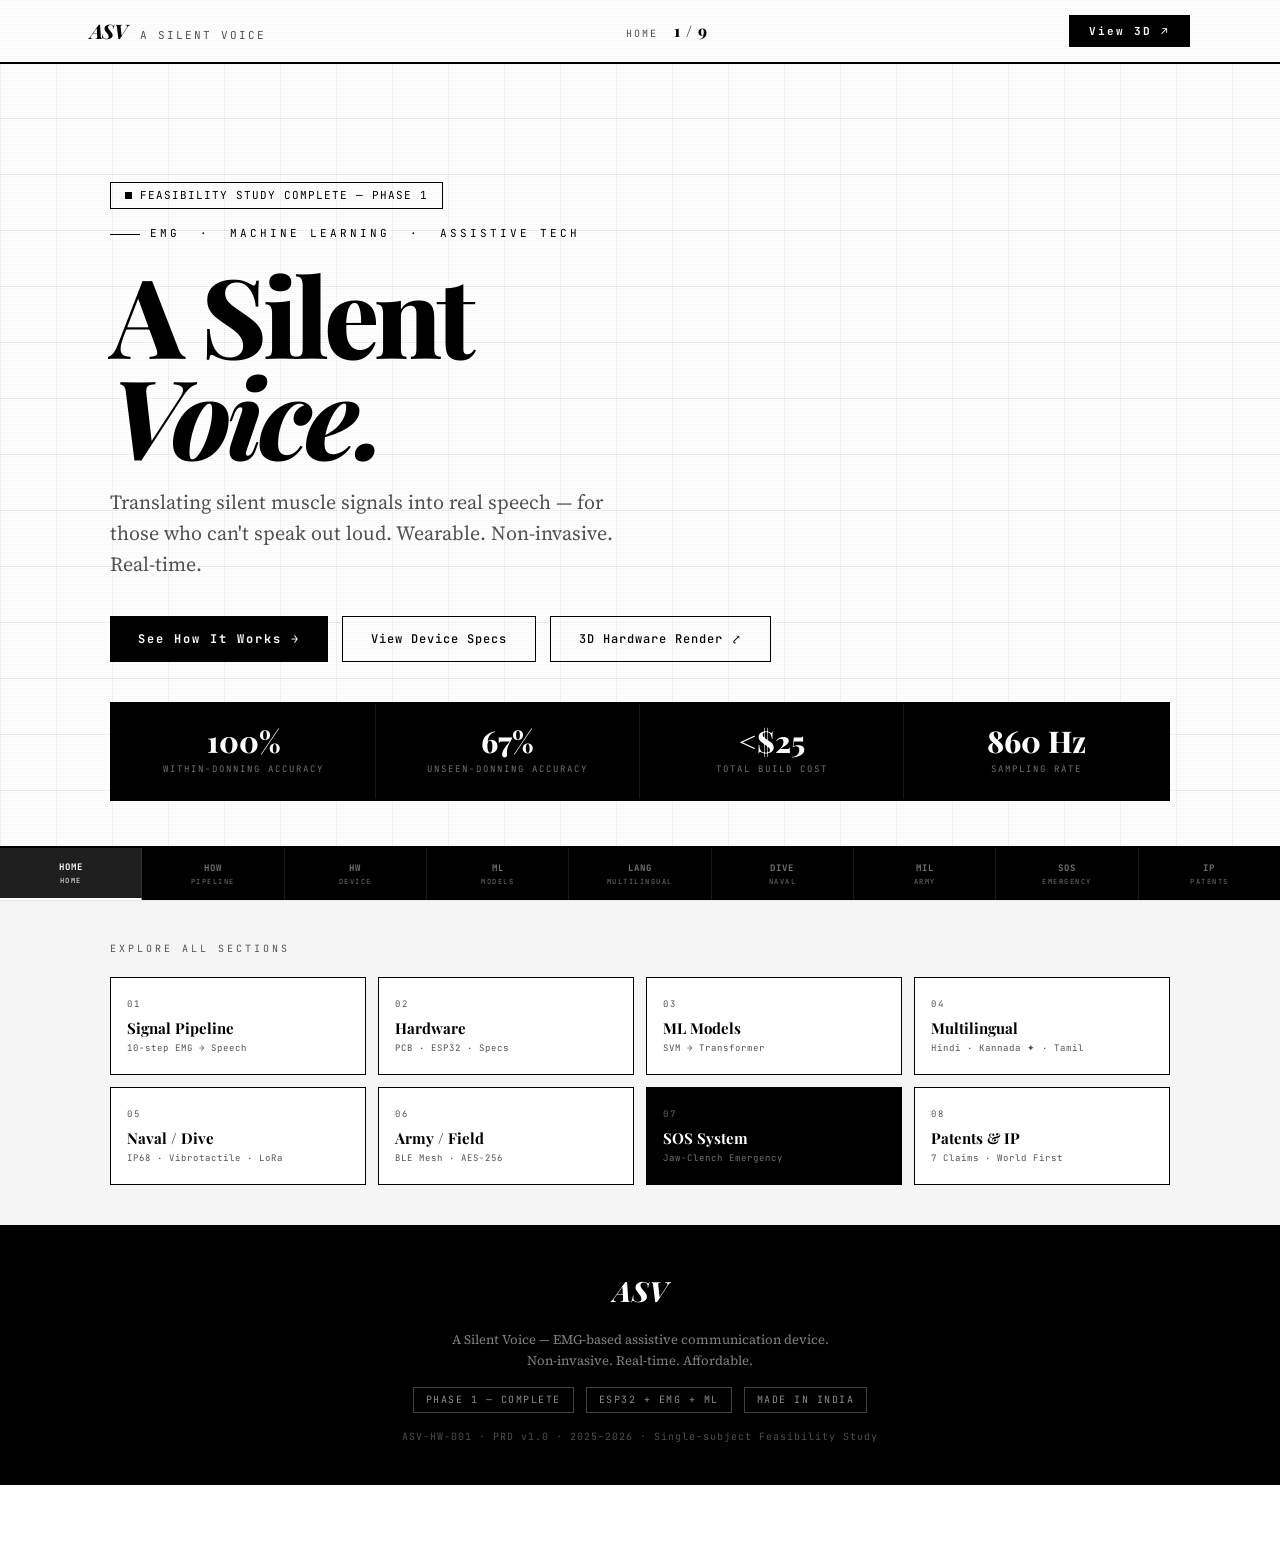
<file: index.html>
<!DOCTYPE html>
<html lang="en">

<head>
    <meta charset="UTF-8">
    <meta name="viewport" content="width=device-width, initial-scale=1.0, maximum-scale=1.0">
    <meta name="description"
        content="ASV — A Silent Voice. EMG-based silent speech interface for assistive communication.">
    <meta name="theme-color" content="#FFFFFF">
    <title>ASV — A Silent Voice</title>
    <link rel="preconnect" href="https://fonts.googleapis.com">
    <link rel="preconnect" href="https://fonts.gstatic.com" crossorigin>
    <link
        href="https://fonts.googleapis.com/css2?family=Playfair+Display:ital,wght@0,400;0,600;0,700;0,800;0,900;1,400;1,700&family=Source+Serif+4:ital,opsz,wght@0,8..60,300;0,8..60,400;0,8..60,600;1,8..60,300;1,8..60,400&family=JetBrains+Mono:wght@300;400;500;700&display=swap"
        rel="stylesheet">
    <style>
        /* ═══════════════════════════════════════════════════
   DESIGN TOKENS
═══════════════════════════════════════════════════ */
        :root {
            --bg: #FFFFFF;
            --bg2: #F5F5F5;
            --bg3: #EBEBEB;
            --border: rgba(0, 0, 0, 0.15);
            --accent: #000000;
            --purple: #525252;
            --orange: #525252;
            --yellow: #525252;
            --red: #000000;
            --text: #000000;
            --dim: #525252;
            --white: #000000;
            --r: 0px;
            --shadow: none;
        }

        /* ═══════════════════════════════════════════════════
   RESET & BASE
═══════════════════════════════════════════════════ */
        *,
        *::before,
        *::after {
            box-sizing: border-box;
            margin: 0;
            padding: 0;
            border-radius: 0 !important;
        }

        html {
            scroll-behavior: smooth;
            -webkit-text-size-adjust: 100%;
            background: #FFFFFF;
        }

        body {
            background: #FFFFFF;
            color: #000000;
            font-family: 'Source Serif 4', Georgia, serif;
            line-height: 1.6;
            overflow-x: hidden;
            -webkit-font-smoothing: antialiased;
        }

        body::after {
            content: '';
            position: fixed;
            inset: 0;
            z-index: 9999;
            background-image: repeating-linear-gradient(0deg, transparent, transparent 1px, rgba(0, 0, 0, 0.025) 1px, rgba(0, 0, 0, 0.025) 2px);
            background-size: 100% 4px;
            pointer-events: none;
        }

        h1,
        h2,
        h3,
        h4 {
            font-family: 'Playfair Display', Georgia, serif;
            color: #000;
            font-weight: 700;
            letter-spacing: -0.02em;
        }

        img {
            max-width: 100%;
            display: block;
            filter: grayscale(100%);
        }

        a {
            color: inherit;
            text-decoration: none;
        }

        /* ═══════════════════════════════════════════════════
   PAGE SYSTEM
═══════════════════════════════════════════════════ */
        .page {
            display: none;
            min-height: 100vh;
            padding-top: 62px;
            animation: pageIn 0.4s ease both;
        }

        .page.active {
            display: block;
        }

        @keyframes pageIn {
            from {
                opacity: 0;
                transform: translateY(12px);
            }

            to {
                opacity: 1;
                transform: none;
            }
        }

        /* ═══════════════════════════════════════════════════
   BOTTOM PAGE NAV BAR
═══════════════════════════════════════════════════ */
        .page-nav {
            position: fixed;
            bottom: 0;
            left: 0;
            right: 0;
            z-index: 998;
            background: #000;
            border-top: 2px solid #000;
            display: flex;
            align-items: stretch;
            height: 54px;
            overflow-x: auto;
            scrollbar-width: none;
        }

        .page-nav::-webkit-scrollbar {
            display: none;
        }

        .page-nav-btn {
            flex: 1;
            min-width: 80px;
            display: flex;
            flex-direction: column;
            align-items: center;
            justify-content: center;
            gap: 3px;
            background: transparent;
            border: none;
            border-right: 1px solid rgba(255, 255, 255, 0.1);
            cursor: pointer;
            padding: 6px 8px;
            transition: background 0.2s;
            color: rgba(255, 255, 255, 0.45);
        }

        .page-nav-btn:last-child {
            border-right: none;
        }

        .page-nav-btn:hover {
            background: rgba(255, 255, 255, 0.08);
            color: rgba(255, 255, 255, 0.8);
        }

        .page-nav-btn.active {
            background: rgba(255, 255, 255, 0.12);
            color: #FFF;
            border-bottom: 2px solid #FFF;
        }

        .page-nav-icon {
            font-family: 'JetBrains Mono', monospace;
            font-size: 9px;
            font-weight: 700;
            letter-spacing: 1px;
        }

        .page-nav-label {
            font-family: 'JetBrains Mono', monospace;
            font-size: 7px;
            letter-spacing: 1.5px;
            text-transform: uppercase;
            white-space: nowrap;
        }

        /* Page content needs bottom padding for nav bar */
        .page {
            padding-bottom: 70px;
        }

        /* ═══════════════════════════════════════════════════
   UTILITY
═══════════════════════════════════════════════════ */
        .mono {
            font-family: 'JetBrains Mono', monospace;
        }

        .container {
            width: 100%;
            max-width: 1100px;
            margin: 0 auto;
            padding: 0 20px;
        }

        .section {
            padding: 80px 0;
        }

        .section-sm {
            padding: 50px 0;
        }

        @media(max-width:768px) {
            .section {
                padding: 60px 0;
            }
        }

        .tag {
            display: inline-flex;
            align-items: center;
            gap: 6px;
            font-family: 'JetBrains Mono', monospace;
            font-size: 11px;
            letter-spacing: 2px;
            text-transform: uppercase;
            color: #000;
            background: transparent;
            border: 1px solid #000;
            padding: 5px 14px;
        }

        .tag::before {
            content: '—';
            font-size: 9px;
        }

        .section-title {
            font-size: clamp(28px, 5vw, 46px);
            font-weight: 800;
            color: #000;
            line-height: 1.1;
            margin: 12px 0 8px;
        }

        .section-sub {
            font-size: 16px;
            color: #525252;
            max-width: 560px;
            line-height: 1.7;
            font-family: 'Source Serif 4', Georgia, serif;
        }

        .divider {
            width: 40px;
            height: 3px;
            background: #000;
            margin: 16px 0 24px;
        }

        /* ═══════════════════════════════════════════════════
   PAGE CTA BUTTONS
═══════════════════════════════════════════════════ */
        .page-cta-bar {
            display: flex;
            gap: 12px;
            flex-wrap: wrap;
            padding: 28px 0 8px;
            border-top: 1px solid #E5E5E5;
            margin-top: 48px;
        }

        .btn-primary {
            font-family: 'JetBrains Mono', monospace;
            font-size: 12px;
            font-weight: 700;
            letter-spacing: 2px;
            color: #FFF;
            background: #000;
            padding: 14px 28px;
            border: none;
            cursor: pointer;
            transition: opacity .2s;
            display: inline-flex;
            align-items: center;
            gap: 8px;
        }

        .btn-primary:hover {
            opacity: 0.8;
        }

        .btn-ghost {
            font-family: 'JetBrains Mono', monospace;
            font-size: 12px;
            font-weight: 500;
            letter-spacing: 1px;
            color: #000;
            padding: 14px 28px;
            border: 1.5px solid #000;
            cursor: pointer;
            background: transparent;
            transition: background .2s;
            display: inline-flex;
            align-items: center;
            gap: 8px;
        }

        .btn-ghost:hover {
            background: #F5F5F5;
        }

        /* ═══════════════════════════════════════════════════
   NAV
═══════════════════════════════════════════════════ */
        nav {
            position: fixed;
            top: 0;
            left: 0;
            right: 0;
            z-index: 999;
            background: #FFFFFF;
            border-bottom: 2px solid #000;
            padding: 0 20px;
        }

        .nav-inner {
            max-width: 1100px;
            margin: 0 auto;
            display: flex;
            align-items: center;
            justify-content: space-between;
            height: 62px;
        }

        .nav-logo {
            font-family: 'Playfair Display', Georgia, serif;
            font-weight: 800;
            font-size: 20px;
            color: #000;
            letter-spacing: -0.03em;
            font-style: italic;
            cursor: pointer;
        }

        .nav-logo span {
            font-style: normal;
            font-family: 'JetBrains Mono', monospace;
            font-size: 11px;
            font-weight: 400;
            margin-left: 10px;
            color: #525252;
            letter-spacing: 2px;
        }

        .nav-page-indicator {
            font-family: 'JetBrains Mono', monospace;
            font-size: 11px;
            letter-spacing: 1px;
            color: #525252;
        }

        .nav-page-num {
            font-family: 'Playfair Display', Georgia, serif;
            font-size: 16px;
            font-weight: 800;
            color: #000;
            margin-left: 8px;
        }

        .nav-cta {
            font-family: 'JetBrains Mono', monospace;
            font-size: 11px;
            letter-spacing: 2px;
            color: #FFF;
            background: #000;
            padding: 9px 20px;
            font-weight: 700;
            transition: opacity .2s;
            cursor: pointer;
        }

        .nav-cta:hover {
            opacity: 0.75;
        }

        .hamburger {
            display: none;
            flex-direction: column;
            gap: 5px;
            cursor: pointer;
            padding: 4px;
        }

        .hamburger span {
            display: block;
            width: 22px;
            height: 2px;
            background: #000;
            transition: .3s;
        }

        /* ═══════════════════════════════════════════════════
   HERO
═══════════════════════════════════════════════════ */
        .hero {
            min-height: calc(100vh - 62px);
            display: flex;
            align-items: center;
            position: relative;
            overflow: hidden;
            background: #FFFFFF;
        }

        .hero-grid {
            position: absolute;
            inset: 0;
            background-image: linear-gradient(rgba(0, 0, 0, 0.05) 1px, transparent 1px), linear-gradient(90deg, rgba(0, 0, 0, 0.05) 1px, transparent 1px);
            background-size: 56px 56px;
        }

        .hero-content {
            position: relative;
            z-index: 1;
            padding: 60px 0 40px;
        }

        .hero-eyebrow {
            font-family: 'JetBrains Mono', monospace;
            font-size: 11px;
            letter-spacing: 3px;
            color: #000;
            text-transform: uppercase;
            margin-bottom: 20px;
            display: flex;
            align-items: center;
            gap: 10px;
        }

        .hero-eyebrow::before {
            content: '';
            width: 30px;
            height: 1px;
            background: #000;
        }

        .hero-title {
            font-family: 'Playfair Display', Georgia, serif;
            font-size: clamp(52px, 11vw, 110px);
            font-weight: 800;
            color: #000;
            line-height: 0.92;
            letter-spacing: -0.04em;
            margin-bottom: 8px;
        }

        .hero-title .line2 {
            font-style: italic;
            display: block;
        }

        .hero-subtitle {
            font-family: 'Source Serif 4', Georgia, serif;
            font-size: clamp(16px, 2.5vw, 20px);
            color: #525252;
            font-weight: 400;
            margin: 22px 0 36px;
            max-width: 540px;
            line-height: 1.55;
        }

        .hero-actions {
            display: flex;
            gap: 14px;
            flex-wrap: wrap;
            margin-bottom: 40px;
        }

        .live-badge {
            display: inline-flex;
            align-items: center;
            gap: 8px;
            font-family: 'JetBrains Mono', monospace;
            font-size: 11px;
            letter-spacing: 1px;
            color: #000;
            border: 1px solid #000;
            padding: 4px 14px;
            margin-bottom: 16px;
        }

        .live-dot {
            width: 7px;
            height: 7px;
            background: #000;
            animation: liveblink 1.6s ease-in-out infinite;
        }

        @keyframes liveblink {

            0%,
            100% {
                opacity: 1
            }

            50% {
                opacity: 0.2
            }
        }

        .hero-stats {
            display: grid;
            grid-template-columns: repeat(4, 1fr);
            gap: 0;
            background: #000;
            border: 2px solid #000;
            overflow: hidden;
        }

        @media(max-width:600px) {
            .hero-stats {
                grid-template-columns: repeat(2, 1fr);
            }
        }

        .stat-box {
            background: #000;
            padding: 22px 16px;
            text-align: center;
            border-right: 1px solid rgba(255, 255, 255, 0.1);
        }

        .stat-box:last-child {
            border-right: none;
        }

        .stat-num {
            font-family: 'Playfair Display', Georgia, serif;
            font-size: 30px;
            font-weight: 800;
            color: #FFF;
            display: block;
            line-height: 1;
        }

        .stat-label {
            font-family: 'JetBrains Mono', monospace;
            font-size: 9px;
            letter-spacing: 2px;
            color: rgba(255, 255, 255, 0.45);
            margin-top: 6px;
            text-transform: uppercase;
        }

        /* ═══════════════════════════════════════════════════
   HOW IT WORKS — SIGNAL PIPELINE
═══════════════════════════════════════════════════ */
        .pipeline {
            margin-top: 48px;
        }

        .pipeline-steps {
            display: flex;
            flex-direction: column;
            gap: 0;
            position: relative;
        }

        .pipeline-steps::before {
            content: '';
            position: absolute;
            left: 28px;
            top: 0;
            bottom: 0;
            width: 2px;
            background: linear-gradient(180deg, #000 70%, transparent);
        }

        @media(max-width:480px) {
            .pipeline-steps::before {
                left: 20px;
            }
        }

        .pipeline-step {
            display: flex;
            gap: 24px;
            padding: 22px 0;
            border-bottom: 1px solid #E5E5E5;
        }

        .pipeline-step:last-child {
            border-bottom: none;
        }

        .step-num {
            width: 56px;
            height: 56px;
            min-width: 56px;
            border: 2px solid #000;
            display: flex;
            align-items: center;
            justify-content: center;
            font-family: 'JetBrains Mono', monospace;
            font-size: 13px;
            font-weight: 700;
            color: #000;
            position: relative;
            z-index: 1;
            flex-shrink: 0;
            background: #FFF;
        }

        @media(max-width:480px) {
            .step-num {
                width: 40px;
                height: 40px;
                min-width: 40px;
                font-size: 11px;
            }

            .pipeline-step {
                gap: 14px;
            }

            .pipeline-steps::before {
                left: 19px;
            }
        }

        .step-body {
            padding-top: 10px;
        }

        .step-name {
            font-family: 'Playfair Display', Georgia, serif;
            font-size: 17px;
            font-weight: 700;
            color: #000;
            margin-bottom: 4px;
        }

        .step-desc {
            font-size: 14px;
            color: #525252;
            line-height: 1.65;
            font-family: 'Source Serif 4', Georgia, serif;
        }

        .step-tech {
            display: flex;
            flex-wrap: wrap;
            gap: 6px;
            margin-top: 10px;
        }

        .tech-pill {
            font-family: 'JetBrains Mono', monospace;
            font-size: 10px;
            letter-spacing: 1px;
            padding: 3px 10px;
            border: 1px solid #000;
            color: #000;
            background: transparent;
        }

        /* ═══════════════════════════════════════════════════
   ELECTRODE PLACEMENT
═══════════════════════════════════════════════════ */
        .device-svg-card {
            background: #F5F5F5;
            border: 1px solid #000;
            padding: 20px;
            overflow: hidden;
            margin-top: 40px;
        }

        .placement-grid {
            display: grid;
            grid-template-columns: 1fr 1fr;
            gap: 20px;
            margin-top: 40px;
        }

        @media(max-width:640px) {
            .placement-grid {
                grid-template-columns: 1fr;
            }
        }

        .placement-card {
            background: #FFFFFF;
            border: 1px solid #000;
            padding: 24px;
            position: relative;
            overflow: hidden;
        }

        .placement-card::before {
            content: '';
            position: absolute;
            top: 0;
            left: 0;
            right: 0;
            height: 3px;
            background: #000;
        }

        .placement-icon {
            font-family: 'JetBrains Mono', monospace;
            font-size: 12px;
            font-weight: 700;
            color: #525252;
            margin-bottom: 14px;
            letter-spacing: 2px;
        }

        .placement-title {
            font-family: 'Playfair Display', Georgia, serif;
            font-size: 18px;
            font-weight: 700;
            color: #000;
            margin-bottom: 8px;
        }

        .placement-desc {
            font-size: 14px;
            color: #525252;
            line-height: 1.65;
            margin-bottom: 14px;
            font-family: 'Source Serif 4', Georgia, serif;
        }

        .placement-spec {
            font-family: 'JetBrains Mono', monospace;
            font-size: 11px;
            color: #000;
            background: #F5F5F5;
            border: 1px solid #000;
            padding: 8px 12px;
        }

        /* ═══════════════════════════════════════════════════
   DEVICE SPECS
═══════════════════════════════════════════════════ */
        .specs-layout {
            display: grid;
            grid-template-columns: 1fr 1fr;
            gap: 20px;
            margin-top: 40px;
        }

        @media(max-width:640px) {
            .specs-layout {
                grid-template-columns: 1fr;
            }
        }

        .spec-card {
            background: #F5F5F5;
            border: 1px solid #000;
            padding: 24px;
        }

        .spec-card-title {
            font-family: 'JetBrains Mono', monospace;
            font-size: 11px;
            letter-spacing: 2px;
            text-transform: uppercase;
            color: #000;
            margin-bottom: 16px;
            padding-bottom: 10px;
            border-bottom: 1px solid #E5E5E5;
        }

        .spec-row {
            display: flex;
            justify-content: space-between;
            align-items: center;
            padding: 10px 0;
            border-bottom: 1px solid #EBEBEB;
            font-size: 14px;
        }

        .spec-row:last-child {
            border-bottom: none;
        }

        .spec-k {
            color: #525252;
            font-family: 'Source Serif 4', Georgia, serif;
        }

        .spec-v {
            color: #000;
            font-family: 'JetBrains Mono', monospace;
            font-size: 13px;
            font-weight: 500;
        }

        /* ═══════════════════════════════════════════════════
   FEATURES GRID
═══════════════════════════════════════════════════ */
        .features-grid {
            display: grid;
            grid-template-columns: repeat(3, 1fr);
            gap: 1px;
            background: #000;
            border: 1px solid #000;
            margin-top: 40px;
        }

        @media(max-width:900px) {
            .features-grid {
                grid-template-columns: repeat(2, 1fr);
            }
        }

        @media(max-width:560px) {
            .features-grid {
                grid-template-columns: 1fr;
            }
        }

        .feature-card {
            background: #FFFFFF;
            padding: 28px 24px;
            cursor: default;
            position: relative;
            overflow: hidden;
            transition: background .15s, color .15s;
        }

        .feature-card:hover {
            background: #000;
        }

        .feature-card:hover .feature-title {
            color: #FFF;
        }

        .feature-card:hover .feature-desc {
            color: rgba(255, 255, 255, 0.6);
        }

        .feature-card:hover .feature-icon {
            color: #FFF;
            border-color: rgba(255, 255, 255, 0.3);
        }

        .feature-icon {
            font-family: 'JetBrains Mono', monospace;
            font-size: 11px;
            font-weight: 700;
            color: #525252;
            border: 1px solid #CBCBCB;
            padding: 5px 10px;
            display: inline-block;
            margin-bottom: 16px;
            letter-spacing: 2px;
            transition: color .15s, border-color .15s;
        }

        .feature-title {
            font-family: 'Playfair Display', Georgia, serif;
            font-size: 16px;
            font-weight: 700;
            color: #000;
            margin-bottom: 8px;
            transition: color .15s;
        }

        .feature-desc {
            font-size: 13.5px;
            color: #525252;
            line-height: 1.65;
            font-family: 'Source Serif 4', Georgia, serif;
            transition: color .15s;
        }

        /* ═══════════════════════════════════════════════════
   ML MODELS
═══════════════════════════════════════════════════ */
        .ml-grid {
            display: grid;
            grid-template-columns: repeat(3, 1fr);
            gap: 14px;
            margin-top: 40px;
        }

        @media(max-width:768px) {
            .ml-grid {
                grid-template-columns: repeat(2, 1fr);
            }
        }

        @media(max-width:480px) {
            .ml-grid {
                grid-template-columns: 1fr;
            }
        }

        .ml-card {
            background: #F5F5F5;
            border: 1px solid #000;
            padding: 22px;
        }

        .ml-name {
            font-family: 'JetBrains Mono', monospace;
            font-size: 11px;
            font-weight: 700;
            color: #525252;
            margin-bottom: 6px;
            letter-spacing: 1px;
            text-transform: uppercase;
        }

        .ml-accuracy {
            font-family: 'Playfair Display', Georgia, serif;
            font-size: 32px;
            font-weight: 800;
            color: #000;
            margin-bottom: 4px;
        }

        .ml-phase {
            font-size: 12px;
            color: #525252;
            margin-bottom: 10px;
            font-family: 'JetBrains Mono', monospace;
        }

        .acc-bar {
            height: 3px;
            background: #D5D5D5;
            overflow: hidden;
        }

        .acc-fill {
            height: 100%;
            background: #000;
            width: 0%;
            transition: width 1.4s ease;
        }

        /* ═══════════════════════════════════════════════════
   PROGRESS BARS
═══════════════════════════════════════════════════ */
        .progress-bar {
            height: 5px;
            background: #E0E0E0;
            overflow: hidden;
            margin-top: 6px;
        }

        .progress-fill {
            height: 100%;
            background: #000;
            width: 0%;
            transition: width 1.4s ease;
        }

        /* ═══════════════════════════════════════════════════
   ROADMAP
═══════════════════════════════════════════════════ */
        .roadmap {
            margin-top: 40px;
        }

        .phase-item {
            display: grid;
            grid-template-columns: 100px 1fr;
            gap: 24px;
            padding: 22px 0;
            border-bottom: 1px solid #E5E5E5;
        }

        .phase-item:last-child {
            border-bottom: none;
        }

        @media(max-width:560px) {
            .phase-item {
                grid-template-columns: 72px 1fr;
                gap: 14px;
            }
        }

        .phase-badge {
            text-align: center;
        }

        .phase-num {
            font-family: 'Playfair Display', Georgia, serif;
            font-size: 32px;
            font-weight: 800;
            display: block;
            line-height: 1;
            color: #000;
        }

        .phase-timeline {
            font-family: 'JetBrains Mono', monospace;
            font-size: 9px;
            color: #525252;
            display: block;
            margin-top: 4px;
            letter-spacing: 1px;
        }

        .phase-name {
            font-family: 'Playfair Display', Georgia, serif;
            font-size: 18px;
            font-weight: 700;
            color: #000;
            margin-bottom: 8px;
        }

        .phase-items {
            display: flex;
            flex-wrap: wrap;
            gap: 6px;
        }

        .phase-tag {
            font-size: 11px;
            padding: 4px 10px;
            background: transparent;
            border: 1px solid #CBCBCB;
            color: #525252;
            font-family: 'JetBrains Mono', monospace;
        }

        /* ═══════════════════════════════════════════════════
   COST TABLE
═══════════════════════════════════════════════════ */
        .cost-wrapper {
            background: #FFF;
            border: 1px solid #000;
            overflow: hidden;
            overflow-x: auto;
        }

        .cost-table {
            width: 100%;
            border-collapse: collapse;
            font-size: 14px;
        }

        .cost-table th {
            font-family: 'JetBrains Mono', monospace;
            font-size: 10px;
            letter-spacing: 2px;
            text-transform: uppercase;
            color: #FFF;
            background: #000;
            padding: 12px 16px;
            text-align: left;
        }

        .cost-table td {
            padding: 12px 16px;
            border-bottom: 1px solid #EBEBEB;
            color: #000;
        }

        .cost-table tr:hover td {
            background: #F8F8F8;
        }

        .cost-table tr.total td {
            background: #F5F5F5;
            color: #000;
            font-family: 'JetBrains Mono', monospace;
            font-weight: 700;
            border-top: 2px solid #000;
        }

        .cost-summary-grid {
            display: grid;
            grid-template-columns: repeat(4, 1fr);
            gap: 12px;
            margin-top: 16px;
        }

        @media(max-width:768px) {
            .cost-summary-grid {
                grid-template-columns: repeat(2, 1fr);
            }
        }

        .cost-summary-box {
            background: #F5F5F5;
            border: 2px solid #000;
            padding: 18px;
            text-align: center;
        }

        .cost-summary-box .num {
            font-family: 'Playfair Display', Georgia, serif;
            font-size: 24px;
            font-weight: 800;
            color: #000;
        }

        .cost-summary-box .lbl {
            font-family: 'JetBrains Mono', monospace;
            font-size: 9px;
            color: #525252;
            margin-top: 4px;
            letter-spacing: 2px;
        }

        /* ═══════════════════════════════════════════════════
   COMPARISON TABLE
═══════════════════════════════════════════════════ */
        .compare-wrapper {
            background: #FFF;
            border: 1px solid #000;
            overflow: hidden;
            overflow-x: auto;
            margin-top: 40px;
        }

        .compare-table {
            width: 100%;
            min-width: 600px;
            border-collapse: collapse;
            font-size: 13px;
        }

        .compare-table th {
            font-family: 'JetBrains Mono', monospace;
            font-size: 9px;
            letter-spacing: 2px;
            color: #525252;
            background: #F5F5F5;
            padding: 12px 14px;
            text-align: left;
            border-bottom: 1px solid #E5E5E5;
            text-transform: uppercase;
        }

        .compare-table td {
            padding: 11px 14px;
            border-bottom: 1px solid #EBEBEB;
        }

        .compare-table tr.asv-row td {
            background: #000;
            color: #FFF;
        }

        .compare-table tr.asv-row td:first-child {
            font-weight: 700;
            font-family: 'Playfair Display', Georgia, serif;
            font-size: 14px;
        }

        .c-good {
            color: #000;
            font-weight: 700;
        }

        .c-bad {
            color: #888;
            text-decoration: line-through;
        }

        .c-mid {
            color: #525252;
        }

        /* ═══════════════════════════════════════════════════
   TIMELINE
═══════════════════════════════════════════════════ */
        .timeline {
            margin-top: 40px;
            position: relative;
        }

        .timeline::before {
            content: '';
            position: absolute;
            left: 0;
            top: 0;
            bottom: 0;
            width: 2px;
            background: linear-gradient(180deg, #000 70%, transparent);
        }

        .timeline-item {
            padding: 0 0 28px 28px;
            position: relative;
        }

        .timeline-dot {
            position: absolute;
            left: -5px;
            top: 4px;
            width: 12px;
            height: 12px;
            background: #000;
            border: 2px solid #FFF;
        }

        .timeline-dot.planned {
            background: #FFF;
            border: 2px solid #888;
        }

        .tl-date {
            font-family: 'JetBrains Mono', monospace;
            font-size: 10px;
            color: #525252;
            margin-bottom: 4px;
            letter-spacing: 1px;
        }

        .tl-title {
            font-family: 'Playfair Display', Georgia, serif;
            font-size: 16px;
            font-weight: 700;
            color: #000;
            margin-bottom: 4px;
        }

        .tl-desc {
            font-size: 13px;
            color: #525252;
            font-family: 'Source Serif 4', Georgia, serif;
        }

        .tl-status {
            display: inline-block;
            margin-top: 6px;
            font-family: 'JetBrains Mono', monospace;
            font-size: 9px;
            letter-spacing: 1px;
            padding: 3px 10px;
        }

        .tl-status.done {
            background: #000;
            color: #FFF;
        }

        .tl-status.active {
            background: #525252;
            color: #FFF;
        }

        .tl-status.planned {
            background: transparent;
            color: #525252;
            border: 1px solid #CBCBCB;
        }

        /* ═══════════════════════════════════════════════════
   APPS GRID
═══════════════════════════════════════════════════ */
        .apps-grid {
            display: grid;
            grid-template-columns: repeat(2, 1fr);
            gap: 16px;
            margin-top: 40px;
        }

        @media(max-width:560px) {
            .apps-grid {
                grid-template-columns: 1fr;
            }
        }

        .app-card {
            background: #FFFFFF;
            border: 1px solid #000;
            padding: 24px;
        }

        .app-header {
            display: flex;
            align-items: center;
            gap: 14px;
            margin-bottom: 16px;
        }

        .app-icon {
            width: 48px;
            height: 48px;
            background: #000;
            display: flex;
            align-items: center;
            justify-content: center;
            font-family: 'JetBrains Mono', monospace;
            font-size: 11px;
            font-weight: 700;
            color: #FFF;
            letter-spacing: 1px;
            flex-shrink: 0;
        }

        .app-name {
            font-family: 'Playfair Display', Georgia, serif;
            font-size: 17px;
            font-weight: 700;
            color: #000;
        }

        .app-platform {
            font-family: 'JetBrains Mono', monospace;
            font-size: 10px;
            color: #525252;
            letter-spacing: 1px;
        }

        .app-features {
            display: flex;
            flex-direction: column;
            gap: 8px;
        }

        .app-feat {
            display: flex;
            align-items: center;
            gap: 10px;
            font-size: 13.5px;
            color: #525252;
            font-family: 'Source Serif 4', Georgia, serif;
        }

        .app-feat::before {
            content: '▸';
            color: #000;
            flex-shrink: 0;
        }

        /* ═══════════════════════════════════════════════════
   DOMAIN BANNERS
═══════════════════════════════════════════════════ */
        .domain-banner {
            background: #F5F5F5;
            border: 1px solid #000;
            padding: 28px 32px;
            display: flex;
            align-items: flex-start;
            gap: 24px;
            margin-bottom: 20px;
            position: relative;
            overflow: hidden;
        }

        .domain-banner::before {
            content: '';
            position: absolute;
            top: 0;
            left: 0;
            right: 0;
            height: 3px;
            background: #000;
        }

        .domain-icon-wrap {
            width: 60px;
            height: 60px;
            min-width: 60px;
            background: #FFF;
            border: 2px solid #000;
            display: flex;
            align-items: center;
            justify-content: center;
            font-family: 'JetBrains Mono', monospace;
            font-size: 18px;
            font-weight: 700;
            color: #000;
            flex-shrink: 0;
        }

        .domain-body {
            flex: 1;
        }

        .domain-label {
            font-family: 'JetBrains Mono', monospace;
            font-size: 9px;
            letter-spacing: 2px;
            text-transform: uppercase;
            color: #525252;
            margin-bottom: 6px;
        }

        .domain-title {
            font-family: 'Playfair Display', Georgia, serif;
            font-size: clamp(18px, 3vw, 24px);
            font-weight: 700;
            color: #000;
            margin-bottom: 8px;
            line-height: 1.2;
        }

        .domain-desc {
            font-size: 14px;
            color: #525252;
            line-height: 1.7;
            font-family: 'Source Serif 4', Georgia, serif;
        }

        @media(max-width:560px) {
            .domain-banner {
                flex-direction: column;
                gap: 14px;
                padding: 20px;
            }
        }

        #sos .domain-banner {
            background: #000;
        }

        #sos .domain-banner .domain-label {
            color: rgba(255, 255, 255, 0.5);
        }

        #sos .domain-banner .domain-title {
            color: #FFF;
        }

        #sos .domain-banner .domain-desc {
            color: rgba(255, 255, 255, 0.65);
        }

        #sos .domain-banner .domain-icon-wrap {
            background: rgba(255, 255, 255, 0.1);
            border-color: rgba(255, 255, 255, 0.3);
            color: #FFF;
        }

        .domain-detail-grid {
            display: grid;
            grid-template-columns: repeat(3, 1fr);
            gap: 14px;
            margin-top: 20px;
        }

        @media(max-width:900px) {
            .domain-detail-grid {
                grid-template-columns: repeat(2, 1fr);
            }
        }

        @media(max-width:560px) {
            .domain-detail-grid {
                grid-template-columns: 1fr;
            }
        }

        .domain-detail-card {
            background: #FFFFFF;
            border: 1px solid #000;
            padding: 18px;
        }

        .ddc-label {
            font-family: 'JetBrains Mono', monospace;
            font-size: 9px;
            letter-spacing: 2px;
            color: #525252;
            text-transform: uppercase;
            margin-bottom: 8px;
        }

        .ddc-value {
            font-family: 'Playfair Display', Georgia, serif;
            font-size: 17px;
            font-weight: 700;
            color: #000;
            margin-bottom: 6px;
        }

        .ddc-sub {
            font-size: 12.5px;
            color: #525252;
            line-height: 1.6;
            font-family: 'Source Serif 4', Georgia, serif;
        }

        /* Training accordion */
        .train-accordion {
            margin-top: 32px;
        }

        .train-step {
            border: 1px solid #000;
            margin-bottom: 8px;
            overflow: hidden;
        }

        .train-step.open {
            border-left: 3px solid #000;
        }

        .train-step-header {
            display: flex;
            align-items: center;
            gap: 14px;
            padding: 16px 20px;
            cursor: pointer;
            background: #FFF;
            user-select: none;
        }

        .train-step-header:hover {
            background: #F5F5F5;
        }

        .train-step-num {
            font-family: 'JetBrains Mono', monospace;
            font-size: 11px;
            font-weight: 700;
            color: #000;
            width: 28px;
            flex-shrink: 0;
        }

        .train-step-title {
            font-family: 'Playfair Display', Georgia, serif;
            font-size: 15px;
            font-weight: 700;
            color: #000;
            flex: 1;
        }

        .train-step-lang {
            font-family: 'JetBrains Mono', monospace;
            font-size: 10px;
            color: #525252;
            letter-spacing: 1px;
        }

        .train-chevron {
            color: #000;
            font-size: 10px;
            transition: transform .3s;
        }

        .train-step.open .train-chevron {
            transform: rotate(180deg);
        }

        .train-step-body {
            display: none;
            padding: 0 20px 18px 62px;
            background: #F5F5F5;
            font-size: 13.5px;
            color: #525252;
            line-height: 1.7;
            font-family: 'Source Serif 4', Georgia, serif;
        }

        .train-step.open .train-step-body {
            display: block;
        }

        .train-code {
            background: #FFF;
            border: 1px solid #000;
            padding: 10px 14px;
            font-family: 'JetBrains Mono', monospace;
            font-size: 11.5px;
            color: #000;
            margin-top: 10px;
            word-break: break-all;
            line-height: 1.6;
        }

        /* Lang pills */
        .lang-pills {
            display: flex;
            flex-wrap: wrap;
            gap: 8px;
            margin-top: 14px;
        }

        .lang-pill {
            display: inline-flex;
            align-items: center;
            gap: 6px;
            background: #F5F5F5;
            border: 1px solid #000;
            padding: 5px 14px;
            font-family: 'JetBrains Mono', monospace;
            font-size: 11px;
            color: #000;
        }

        .lang-pill .flag {
            font-size: 11px;
            font-weight: 700;
            color: #525252;
        }

        /* Vibrotactile */
        .vibro-grid {
            display: flex;
            flex-wrap: wrap;
            gap: 10px;
            margin-top: 16px;
        }

        .vibro-item {
            display: flex;
            align-items: center;
            gap: 8px;
            background: #F5F5F5;
            border: 1px solid #000;
            padding: 8px 14px;
            font-size: 12px;
            color: #000;
        }

        .vibro-code {
            font-family: 'JetBrains Mono', monospace;
            font-size: 11px;
            color: #000;
            letter-spacing: 1px;
        }

        /* Morse */
        .morse-row {
            display: flex;
            align-items: center;
            gap: 6px;
            margin: 14px 0;
            flex-wrap: wrap;
        }

        .morse-dot {
            width: 10px;
            height: 10px;
            background: #000;
        }

        .morse-dash {
            width: 26px;
            height: 10px;
            background: #000;
        }

        .morse-gap {
            width: 12px;
        }

        /* SOS pulse */
        .sos-pulse {
            display: inline-flex;
            align-items: center;
            gap: 8px;
            font-family: 'JetBrains Mono', monospace;
            font-size: 11px;
            letter-spacing: 1px;
            color: #FFF;
            margin-bottom: 12px;
        }

        .sos-dot {
            width: 9px;
            height: 9px;
            background: #FFF;
            animation: sosbeat 1.4s ease-in-out infinite;
        }

        @keyframes sosbeat {

            0%,
            100% {
                opacity: 1
            }

            50% {
                opacity: 0.2
            }
        }

        /* Patent cards */
        .patent-grid {
            display: grid;
            grid-template-columns: repeat(2, 1fr);
            gap: 16px;
            margin-top: 40px;
        }

        @media(max-width:680px) {
            .patent-grid {
                grid-template-columns: 1fr;
            }
        }

        .patent-card {
            background: #FFF;
            border: 1px solid #000;
            padding: 24px;
            position: relative;
            overflow: hidden;
        }

        .patent-card::before {
            content: '';
            position: absolute;
            top: 0;
            left: 0;
            right: 0;
            height: 3px;
            background: #000;
        }

        .patent-card.c7 {
            background: #000;
        }

        .patent-card.c7 .patent-num {
            color: rgba(255, 255, 255, 0.45);
        }

        .patent-card.c7 .patent-title {
            color: #FFF;
            font-style: italic;
        }

        .patent-card.c7 .patent-claim {
            color: rgba(255, 255, 255, 0.65);
        }

        .patent-card.c7 .patent-badge {
            background: #FFF;
            color: #000;
        }

        .patent-num {
            font-family: 'JetBrains Mono', monospace;
            font-size: 9px;
            letter-spacing: 2px;
            color: #525252;
            text-transform: uppercase;
            margin-bottom: 10px;
        }

        .patent-title {
            font-family: 'Playfair Display', Georgia, serif;
            font-size: 16px;
            font-weight: 700;
            color: #000;
            margin-bottom: 10px;
            line-height: 1.3;
        }

        .patent-claim {
            font-size: 13px;
            color: #525252;
            line-height: 1.7;
            font-family: 'Source Serif 4', Georgia, serif;
        }

        .patent-badge {
            display: inline-block;
            margin-top: 12px;
            font-family: 'JetBrains Mono', monospace;
            font-size: 9px;
            letter-spacing: 1px;
            padding: 4px 12px;
            background: #000;
            color: #FFF;
        }

        /* SVG animations */
        @keyframes pulse-ring {
            0% {
                r: 10px;
                opacity: .8
            }

            100% {
                r: 24px;
                opacity: 0
            }
        }

        @keyframes signal-flow {
            0% {
                stroke-dashoffset: 30
            }

            100% {
                stroke-dashoffset: 0
            }
        }

        @keyframes wdraw {
            from {
                stroke-dashoffset: 700
            }

            to {
                stroke-dashoffset: 0
            }
        }

        @keyframes blink-led {

            0%,
            100% {
                opacity: 1
            }

            50% {
                opacity: .15
            }
        }

        @keyframes float-label {

            0%,
            100% {
                transform: translateY(0)
            }

            50% {
                transform: translateY(-2px)
            }
        }

        @keyframes cur-anim {

            0%,
            49% {
                opacity: 1
            }

            50%,
            100% {
                opacity: 0
            }
        }

        @keyframes pring-emg {
            0% {
                r: 10px;
                opacity: .8
            }

            100% {
                r: 22px;
                opacity: 0
            }
        }

        @keyframes pring-pur {
            0% {
                r: 8px;
                opacity: .8
            }

            100% {
                r: 20px;
                opacity: 0
            }
        }

        @keyframes pring-ora {
            0% {
                r: 7px;
                opacity: .8
            }

            100% {
                r: 18px;
                opacity: 0
            }
        }

        @keyframes sflow-anim {
            0% {
                stroke-dashoffset: 30
            }

            100% {
                stroke-dashoffset: 0
            }
        }

        @keyframes wdraw-anim {
            from {
                stroke-dashoffset: 700
            }

            to {
                stroke-dashoffset: 0
            }
        }

        @keyframes blink-anim {

            0%,
            100% {
                opacity: 1
            }

            50% {
                opacity: .15
            }
        }

        @keyframes float-anim {

            0%,
            100% {
                transform: translateY(0)
            }

            50% {
                transform: translateY(-2px)
            }
        }

        .svgpr1 {
            animation: pring-emg 1.8s ease-out infinite
        }

        .svgpr2 {
            animation: pring-emg 1.8s .5s ease-out infinite
        }

        .svgpr3 {
            animation: pring-emg 1.8s 1s ease-out infinite
        }

        .svgpr4 {
            animation: pring-emg 1.8s 1.4s ease-out infinite
        }

        .svgprp1 {
            animation: pring-pur 2s .3s ease-out infinite
        }

        .svgprp2 {
            animation: pring-pur 2s 1s ease-out infinite
        }

        .svgpro1 {
            animation: pring-ora 2.2s .4s ease-out infinite
        }

        .svgsf1 {
            stroke-dasharray: 8 4;
            animation: sflow-anim 1.2s linear infinite
        }

        .svgsf2 {
            stroke-dasharray: 8 4;
            animation: sflow-anim 1.2s .4s linear infinite
        }

        .svgsf3 {
            stroke-dasharray: 8 4;
            animation: sflow-anim 1.2s .8s linear infinite
        }

        .svgsfble {
            stroke-dasharray: 6 4;
            animation: sflow-anim 0.9s linear infinite
        }

        .svgemgA {
            stroke-dasharray: 700;
            stroke-dashoffset: 700;
            animation: wdraw-anim 2.5s .5s ease forwards
        }

        .svgemgB {
            stroke-dasharray: 700;
            stroke-dashoffset: 700;
            animation: wdraw-anim 2.5s 1.2s ease forwards
        }

        .svgled {
            animation: blink-anim 1s ease-in-out infinite
        }

        .svgled2 {
            animation: blink-anim 1.4s .3s ease-in-out infinite
        }

        .svgflt {
            animation: float-anim 3s ease-in-out infinite
        }

        .svgcur {
            animation: cur-anim 1s ease-in-out infinite
        }

        /* Scroll reveal */
        .reveal {
            opacity: 0;
            transform: translateY(20px);
            transition: opacity .6s ease, transform .6s ease;
        }

        .reveal.visible {
            opacity: 1;
            transform: none;
        }

        .fade-in {
            animation: fadeup .6s ease both;
        }

        .fade-in-2 {
            animation: fadeup .6s .15s ease both;
        }

        .fade-in-3 {
            animation: fadeup .6s .3s ease both;
        }

        @keyframes fadeup {
            from {
                opacity: 0;
                transform: translateY(20px)
            }

            to {
                opacity: 1;
                transform: none
            }
        }

        /* Footer */
        footer {
            background: #000;
            border-top: 4px solid #000;
            padding: 40px 20px;
        }

        .footer-inner {
            max-width: 1100px;
            margin: 0 auto;
            display: flex;
            flex-direction: column;
            align-items: center;
            gap: 16px;
            text-align: center;
        }

        .footer-logo {
            font-family: 'Playfair Display', Georgia, serif;
            font-size: 28px;
            font-weight: 800;
            color: #FFF;
            font-style: italic;
        }

        .footer-desc {
            font-size: 13px;
            color: rgba(255, 255, 255, 0.5);
            max-width: 400px;
            line-height: 1.6;
            font-family: 'Source Serif 4', Georgia, serif;
        }

        .footer-meta {
            font-family: 'JetBrains Mono', monospace;
            font-size: 10px;
            color: rgba(255, 255, 255, 0.3);
            letter-spacing: 1px;
        }

        .footer-tags {
            display: flex;
            gap: 12px;
            flex-wrap: wrap;
            justify-content: center;
        }

        .footer-tag {
            font-family: 'JetBrains Mono', monospace;
            font-size: 10px;
            letter-spacing: 1.5px;
            padding: 4px 12px;
            border: 1px solid rgba(255, 255, 255, 0.25);
            color: rgba(255, 255, 255, 0.55);
        }

        /* Responsive */
        @media(max-width:768px) {
            .hero-content {
                padding: 40px 0 30px;
            }

            .section-sub {
                font-size: 14px;
            }

            .specs-layout {
                grid-template-columns: 1fr;
            }

            .cost-table td,
            .cost-table th {
                padding: 10px;
                font-size: 12px;
            }
        }

        @media(max-width:560px) {
            .container {
                padding: 0 16px;
            }

            .hero-actions {
                flex-direction: column;
            }

            .btn-primary,
            .btn-ghost {
                width: 100%;
                text-align: center;
                padding: 16px 20px;
                justify-content: center;
            }

            .section {
                padding: 48px 0;
            }

            .section-sm {
                padding: 36px 0;
            }

            nav {
                padding: 0 14px;
            }

            .nav-inner {
                height: 56px;
            }

            footer {
                padding: 28px 16px;
            }

            .page-nav-label {
                display: none;
            }

            .page-nav-icon {
                font-size: 8px;
            }

            .page-nav-btn {
                min-width: 50px;
            }

            .page-cta-bar {
                flex-direction: column;
            }
        }

        @media(max-width:400px) {
            .hero-stats {
                grid-template-columns: 1fr 1fr;
            }

            .cost-summary-grid {
                grid-template-columns: 1fr;
            }
        }

        ::-webkit-scrollbar {
            width: 5px;
            height: 5px;
        }

        ::-webkit-scrollbar-track {
            background: #FFF;
        }

        ::-webkit-scrollbar-thumb {
            background: #000;
        }

        /* Device view grid */
        .device-views-grid {
            display: grid;
            grid-template-columns: repeat(3, 1fr);
            gap: 16px;
        }

        @media(max-width:560px) {
            .device-views-grid {
                grid-template-columns: 1fr;
            }
        }
    </style>
</head>

<body>

    <!-- ══════════════════ NAV ══════════════════ -->
    <nav>
        <div class="nav-inner">
            <div class="nav-logo" onclick="goPage('home')">ASV <span>A SILENT VOICE</span></div>
            <div class="nav-page-indicator">
                <span id="pageLabel"
                    style="font-family:'JetBrains Mono',monospace;font-size:10px;letter-spacing:2px;color:#525252;text-transform:uppercase;">HOME</span>
                <span class="nav-page-num" id="pageNum">1 / 9</span>
            </div>
            <button class="nav-cta" onclick="window.location.href='3d-model.html'" style="border:none;cursor:pointer;">View 3D ↗</button>
        </div>
    </nav>

    <!-- ══════════════════ BOTTOM PAGE NAV ══════════════════ -->
    <div class="page-nav" id="pageNavBar">
        <button class="page-nav-btn active" onclick="goPage('home')" data-page="home">
            <span class="page-nav-icon">HOME</span>
            <span class="page-nav-label">Home</span>
        </button>
        <button class="page-nav-btn" onclick="goPage('how')" data-page="how">
            <span class="page-nav-icon">HOW</span>
            <span class="page-nav-label">Pipeline</span>
        </button>
        <button class="page-nav-btn" onclick="goPage('device')" data-page="device">
            <span class="page-nav-icon">HW</span>
            <span class="page-nav-label">Device</span>
        </button>
        <button class="page-nav-btn" onclick="goPage('ml')" data-page="ml">
            <span class="page-nav-icon">ML</span>
            <span class="page-nav-label">Models</span>
        </button>
        <button class="page-nav-btn" onclick="goPage('multilingual')" data-page="multilingual">
            <span class="page-nav-icon">LANG</span>
            <span class="page-nav-label">Multilingual</span>
        </button>
        <button class="page-nav-btn" onclick="goPage('naval')" data-page="naval">
            <span class="page-nav-icon">DIVE</span>
            <span class="page-nav-label">Naval</span>
        </button>
        <button class="page-nav-btn" onclick="goPage('army')" data-page="army">
            <span class="page-nav-icon">MIL</span>
            <span class="page-nav-label">Army</span>
        </button>
        <button class="page-nav-btn" onclick="goPage('sos')" data-page="sos">
            <span class="page-nav-icon">SOS</span>
            <span class="page-nav-label">Emergency</span>
        </button>
        <button class="page-nav-btn" onclick="goPage('patents')" data-page="patents">
            <span class="page-nav-icon">IP</span>
            <span class="page-nav-label">Patents</span>
        </button>
    </div>

    <!-- ══════════════════════════════════════════════════
     PAGE 1 — HOME / HERO
══════════════════════════════════════════════════ -->
    <div class="page active" id="home">
        <section class="hero">
            <div class="hero-grid"></div>
            <div class="container">
                <div class="hero-content">
                    <div class="live-badge fade-in">
                        <div class="live-dot"></div>
                        FEASIBILITY STUDY COMPLETE — PHASE 1
                    </div>
                    <div class="hero-eyebrow fade-in">EMG &nbsp;·&nbsp; Machine Learning &nbsp;·&nbsp; Assistive Tech
                    </div>
                    <h1 class="hero-title fade-in-2">
                        A Silent<br>
                        <span class="line2">Voice.</span>
                    </h1>
                    <p class="hero-subtitle fade-in-2">
                        Translating silent muscle signals into real speech — for those who can't speak out loud.
                        Wearable. Non-invasive. Real-time.
                    </p>
                    <div class="hero-actions fade-in-3">
                        <button class="btn-primary" onclick="goPage('how')">See How It Works →</button>
                        <button class="btn-ghost" onclick="goPage('device')">View Device Specs</button>
                        <button class="btn-ghost" onclick="window.location.href='3d-model.html'">3D Hardware Render ⤤</button>
                    </div>
                    <div class="hero-stats fade-in-3">
                        <div class="stat-box"><span class="stat-num">100%</span>
                            <div class="stat-label">Within-Donning Accuracy</div>
                        </div>
                        <div class="stat-box"><span class="stat-num">67%</span>
                            <div class="stat-label">Unseen-Donning Accuracy</div>
                        </div>
                        <div class="stat-box"><span class="stat-num">&lt;$25</span>
                            <div class="stat-label">Total Build Cost</div>
                        </div>
                        <div class="stat-box"><span class="stat-num">860 Hz</span>
                            <div class="stat-label">Sampling Rate</div>
                        </div>
                    </div>
                </div>
            </div>
        </section>


        <!-- Quick nav cards -->
        <div style="background:#F5F5F5;border-top:1px solid #E5E5E5;">
            <div class="container" style="padding-top:40px;padding-bottom:40px;">
                <div
                    style="font-family:'JetBrains Mono',monospace;font-size:10px;letter-spacing:3px;color:#525252;text-transform:uppercase;margin-bottom:20px;">
                    EXPLORE ALL SECTIONS</div>
                <div style="display:grid;grid-template-columns:repeat(4,1fr);gap:12px;" id="quickNavGrid">
                    <button onclick="goPage('how')"
                        style="background:#FFF;border:1px solid #000;padding:20px 16px;text-align:left;cursor:pointer;transition:background .15s;"
                        onmouseover="this.style.background='#000';this.querySelector('.qn-title').style.color='#FFF';this.querySelector('.qn-desc').style.color='rgba(255,255,255,0.5)'"
                        onmouseout="this.style.background='#FFF';this.querySelector('.qn-title').style.color='#000';this.querySelector('.qn-desc').style.color='#525252'">
                        <div
                            style="font-family:'JetBrains Mono',monospace;font-size:9px;letter-spacing:2px;color:#525252;margin-bottom:8px;">
                            01</div>
                        <div class="qn-title"
                            style="font-family:'Playfair Display',Georgia,serif;font-size:15px;font-weight:700;color:#000;margin-bottom:4px;">
                            Signal Pipeline</div>
                        <div class="qn-desc"
                            style="font-family:'JetBrains Mono',monospace;font-size:9px;color:#525252;letter-spacing:1px;">
                            10-step EMG → Speech</div>
                    </button>
                    <button onclick="goPage('device')"
                        style="background:#FFF;border:1px solid #000;padding:20px 16px;text-align:left;cursor:pointer;transition:background .15s;"
                        onmouseover="this.style.background='#000';this.querySelector('.qn-title').style.color='#FFF';this.querySelector('.qn-desc').style.color='rgba(255,255,255,0.5)'"
                        onmouseout="this.style.background='#FFF';this.querySelector('.qn-title').style.color='#000';this.querySelector('.qn-desc').style.color='#525252'">
                        <div
                            style="font-family:'JetBrains Mono',monospace;font-size:9px;letter-spacing:2px;color:#525252;margin-bottom:8px;">
                            02</div>
                        <div class="qn-title"
                            style="font-family:'Playfair Display',Georgia,serif;font-size:15px;font-weight:700;color:#000;margin-bottom:4px;">
                            Hardware</div>
                        <div class="qn-desc"
                            style="font-family:'JetBrains Mono',monospace;font-size:9px;color:#525252;letter-spacing:1px;">
                            PCB · ESP32 · Specs</div>
                    </button>
                    <button onclick="goPage('ml')"
                        style="background:#FFF;border:1px solid #000;padding:20px 16px;text-align:left;cursor:pointer;transition:background .15s;"
                        onmouseover="this.style.background='#000';this.querySelector('.qn-title').style.color='#FFF';this.querySelector('.qn-desc').style.color='rgba(255,255,255,0.5)'"
                        onmouseout="this.style.background='#FFF';this.querySelector('.qn-title').style.color='#000';this.querySelector('.qn-desc').style.color='#525252'">
                        <div
                            style="font-family:'JetBrains Mono',monospace;font-size:9px;letter-spacing:2px;color:#525252;margin-bottom:8px;">
                            03</div>
                        <div class="qn-title"
                            style="font-family:'Playfair Display',Georgia,serif;font-size:15px;font-weight:700;color:#000;margin-bottom:4px;">
                            ML Models</div>
                        <div class="qn-desc"
                            style="font-family:'JetBrains Mono',monospace;font-size:9px;color:#525252;letter-spacing:1px;">
                            SVM → Transformer</div>
                    </button>
                    <button onclick="goPage('multilingual')"
                        style="background:#FFF;border:1px solid #000;padding:20px 16px;text-align:left;cursor:pointer;transition:background .15s;"
                        onmouseover="this.style.background='#000';this.querySelector('.qn-title').style.color='#FFF';this.querySelector('.qn-desc').style.color='rgba(255,255,255,0.5)'"
                        onmouseout="this.style.background='#FFF';this.querySelector('.qn-title').style.color='#000';this.querySelector('.qn-desc').style.color='#525252'">
                        <div
                            style="font-family:'JetBrains Mono',monospace;font-size:9px;letter-spacing:2px;color:#525252;margin-bottom:8px;">
                            04</div>
                        <div class="qn-title"
                            style="font-family:'Playfair Display',Georgia,serif;font-size:15px;font-weight:700;color:#000;margin-bottom:4px;">
                            Multilingual</div>
                        <div class="qn-desc"
                            style="font-family:'JetBrains Mono',monospace;font-size:9px;color:#525252;letter-spacing:1px;">
                            Hindi · Kannada ✦ · Tamil</div>
                    </button>
                    <button onclick="goPage('naval')"
                        style="background:#FFF;border:1px solid #000;padding:20px 16px;text-align:left;cursor:pointer;transition:background .15s;"
                        onmouseover="this.style.background='#000';this.querySelector('.qn-title').style.color='#FFF';this.querySelector('.qn-desc').style.color='rgba(255,255,255,0.5)'"
                        onmouseout="this.style.background='#FFF';this.querySelector('.qn-title').style.color='#000';this.querySelector('.qn-desc').style.color='#525252'">
                        <div
                            style="font-family:'JetBrains Mono',monospace;font-size:9px;letter-spacing:2px;color:#525252;margin-bottom:8px;">
                            05</div>
                        <div class="qn-title"
                            style="font-family:'Playfair Display',Georgia,serif;font-size:15px;font-weight:700;color:#000;margin-bottom:4px;">
                            Naval / Dive</div>
                        <div class="qn-desc"
                            style="font-family:'JetBrains Mono',monospace;font-size:9px;color:#525252;letter-spacing:1px;">
                            IP68 · Vibrotactile · LoRa</div>
                    </button>
                    <button onclick="goPage('army')"
                        style="background:#FFF;border:1px solid #000;padding:20px 16px;text-align:left;cursor:pointer;transition:background .15s;"
                        onmouseover="this.style.background='#000';this.querySelector('.qn-title').style.color='#FFF';this.querySelector('.qn-desc').style.color='rgba(255,255,255,0.5)'"
                        onmouseout="this.style.background='#FFF';this.querySelector('.qn-title').style.color='#000';this.querySelector('.qn-desc').style.color='#525252'">
                        <div
                            style="font-family:'JetBrains Mono',monospace;font-size:9px;letter-spacing:2px;color:#525252;margin-bottom:8px;">
                            06</div>
                        <div class="qn-title"
                            style="font-family:'Playfair Display',Georgia,serif;font-size:15px;font-weight:700;color:#000;margin-bottom:4px;">
                            Army / Field</div>
                        <div class="qn-desc"
                            style="font-family:'JetBrains Mono',monospace;font-size:9px;color:#525252;letter-spacing:1px;">
                            BLE Mesh · AES-256</div>
                    </button>
                    <button onclick="goPage('sos')"
                        style="background:#000;border:1px solid #000;padding:20px 16px;text-align:left;cursor:pointer;">
                        <div
                            style="font-family:'JetBrains Mono',monospace;font-size:9px;letter-spacing:2px;color:rgba(255,255,255,0.4);margin-bottom:8px;">
                            07</div>
                        <div
                            style="font-family:'Playfair Display',Georgia,serif;font-size:15px;font-weight:700;color:#FFF;margin-bottom:4px;">
                            SOS System</div>
                        <div
                            style="font-family:'JetBrains Mono',monospace;font-size:9px;color:rgba(255,255,255,0.45);letter-spacing:1px;">
                            Jaw-Clench Emergency</div>
                    </button>
                    <button onclick="goPage('patents')"
                        style="background:#FFF;border:1px solid #000;padding:20px 16px;text-align:left;cursor:pointer;transition:background .15s;"
                        onmouseover="this.style.background='#000';this.querySelector('.qn-title').style.color='#FFF';this.querySelector('.qn-desc').style.color='rgba(255,255,255,0.5)'"
                        onmouseout="this.style.background='#FFF';this.querySelector('.qn-title').style.color='#000';this.querySelector('.qn-desc').style.color='#525252'">
                        <div
                            style="font-family:'JetBrains Mono',monospace;font-size:9px;letter-spacing:2px;color:#525252;margin-bottom:8px;">
                            08</div>
                        <div class="qn-title"
                            style="font-family:'Playfair Display',Georgia,serif;font-size:15px;font-weight:700;color:#000;margin-bottom:4px;">
                            Patents & IP</div>
                        <div class="qn-desc"
                            style="font-family:'JetBrains Mono',monospace;font-size:9px;color:#525252;letter-spacing:1px;">
                            7 Claims · World First</div>
                    </button>
                </div>
            </div>
        </div>

        <footer>
            <div class="footer-inner">
                <div class="footer-logo">ASV</div>
                <div class="footer-desc">A Silent Voice — EMG-based assistive communication device. Non-invasive.
                    Real-time. Affordable.</div>
                <div class="footer-tags">
                    <span class="footer-tag">PHASE 1 — COMPLETE</span>
                    <span class="footer-tag">ESP32 + EMG + ML</span>
                    <span class="footer-tag">MADE IN INDIA</span>
                </div>
                <div class="footer-meta">ASV-HW-001 · PRD v1.0 · 2025–2026 · Single-subject Feasibility Study</div>
            </div>
        </footer>
    </div>

    <!-- ══════════════════════════════════════════════════
     PAGE 2 — HOW IT WORKS + ELECTRODE PLACEMENT + FEATURES
══════════════════════════════════════════════════ -->
    <div class="page" id="how">
        <section class="section">
            <div class="container">
                <div class="reveal">
                    <div class="tag">Signal Pipeline</div>
                    <h2 class="section-title">How ASV Works</h2>
                    <div class="divider"></div>
                    <p class="section-sub">4-stage preprocessing pipeline: DC removal → 50 Hz notch (Q=30) → zero-phase 4th-order Butterworth BP (10–200 Hz) → linear envelope extraction. Each 2.0 s recording becomes a single 23-feature utterance vector.</p>
                </div>
                <div class="pipeline reveal">
                    <div class="pipeline-steps">
                        <div class="pipeline-step">
                            <div class="step-num">01</div>
                            <div class="step-body">
                                <div class="step-name">EMG Signal Acquisition</div>
                                <div class="step-desc">Ag/AgCl surface electrodes on right jaw/masseter region, reference near the ear. ADS1115 ALRT pin triggers a FreeRTOS interrupt on ESP32 core 1 — keeping sampling isolated from BLE, OLED and serial I/O on core 0.</div>
                                <div class="step-tech"><span class="tech-pill">Ag/AgCl Electrodes</span><span
                                        class="tech-pill">860.93 Hz measured</span><span class="tech-pill">2.8 µs mean jitter</span></div>
                            </div>
                        </div>
                        <div class="pipeline-step">
                            <div class="step-num">02</div>
                            <div class="step-body">
                                <div class="step-name">Front-End Conditioning</div>
                                <div class="step-desc">AD8232 ECG front-end with stock passband ≈ 0.5–40 Hz. Used off-label for sEMG — captures the low-frequency envelope of jaw-muscle activity. DC offset removal applied in software before filtering.</div>
                                <div class="step-tech"><span class="tech-pill">AD8232</span><span class="tech-pill">0.5–40 Hz passband</span><span class="tech-pill">ADS1115 16-bit ADC</span></div>
                            </div>
                        </div>
                        <div class="pipeline-step">
                            <div class="step-num">03</div>
                            <div class="step-body">
                                <div class="step-name">Bandpass Filtering (10–200 Hz)</div>
                                <div class="step-desc">Zero-phase 4th-order Butterworth band-pass from 10 to 200 Hz applied after the 50 Hz notch, preserving muscle envelope content while rejecting low-frequency drift and high-frequency noise.</div>
                                <div class="step-tech"><span class="tech-pill">Butterworth 4th Order</span><span
                                        class="tech-pill">10–200 Hz passband</span><span class="tech-pill">Zero-phase</span>
                                </div>
                            </div>
                        </div>
                        <div class="pipeline-step">
                            <div class="step-num">04</div>
                            <div class="step-body">
                                <div class="step-name">Notch Filter (50 Hz)</div>
                                <div class="step-desc">Eliminates power-line interference at 50 Hz using a sharp IIR notch filter. Q factor = 30 for precise rejection without distorting the low-frequency muscle envelope captured by the AD8232.</div>
                                <div class="step-tech"><span class="tech-pill">IIR Notch Q=30</span><span
                                        class="tech-pill">50 Hz rejection</span></div>
                            </div>
                        </div>
                        <div class="pipeline-step">
                            <div class="step-num">05</div>
                            <div class="step-body">
                                <div class="step-name">Linear Envelope Extraction</div>
                                <div class="step-desc">Full-wave rectification followed by an 8 Hz 2nd-order Butterworth low-pass filter produces a smooth linear envelope. Burst detection uses a median + 3×MAD threshold; bursts separated by &lt;30 ms are merged.</div>
                                <div class="step-tech"><span class="tech-pill">Full-wave Rectifier</span><span
                                        class="tech-pill">8 Hz LP filter</span><span class="tech-pill">Median+3×MAD bursts</span></div>
                            </div>
                        </div>
                        <div class="pipeline-step">
                            <div class="step-num">06</div>
                            <div class="step-body">
                                <div class="step-name">Utterance-Level Formulation</div>
                                <div class="step-desc">Each 2.0 s recording is treated as a single sample — not a sliding window. This avoids mislabelled weak windows that dominated and degraded earlier sliding-window attempts (47.7% grouped-CV vs 100% utterance-level within-donning).</div>
                                <div class="step-tech"><span class="tech-pill">2.0 s recording</span><span
                                        class="tech-pill">1 sample per utterance</span><span class="tech-pill">1722 samples/rec</span></div>
                            </div>
                        </div>
                        <div class="pipeline-step">
                            <div class="step-num">07</div>
                            <div class="step-body">
                                <div class="step-name">23-Feature Utterance Vector</div>
                                <div class="step-desc">Four feature groups: (1) Time-domain amplitude — RMS, MAV, waveform length, ZCR, SSC. (2) Envelope amplitude — mean, max, SD, peakiness, integrated EMG. (3) Envelope dynamics — active fraction, duration, burst count, centroid, peak time, skew + 4 more. (4) Spectral — mean freq, median freq, spectral entropy.</div>
                                <div class="step-tech"><span class="tech-pill">RMS · MAV · ZCR · SSC</span><span
                                        class="tech-pill">23 features</span><span class="tech-pill">Burst descriptors</span></div>
                            </div>
                        </div>
                        <div class="pipeline-step">
                            <div class="step-num">08</div>
                            <div class="step-body">
                                <div class="step-name">Normalisation</div>
                                <div class="step-desc">Feature vector normalised before classification. Grouped cross-validation protocol: within-donning LOO withholds a single recording; out-of-donning withholds an entire unseen donning and trains on the other four — the primary evaluation for deployment realism.</div>
                                <div class="step-tech"><span class="tech-pill">Normalisation</span><span
                                        class="tech-pill">Grouped CV</span><span class="tech-pill">Scikit-learn</span>
                                </div>
                            </div>
                        </div>
                        <div class="pipeline-step">
                            <div class="step-num">09</div>
                            <div class="step-body">
                                <div class="step-name">ML Classification</div>
                                <div class="step-desc">ExtraTrees is the production classifier (100% within-donning LOO, 67.0% unseen-donning). RBF-SVM baseline scores 63.5% out-of-donning. Five-class vocabulary: hello · help · water · yes · rest. Chance level = 20%.</div>
                                <div class="step-tech"><span class="tech-pill">ExtraTrees</span><span
                                        class="tech-pill">RBF-SVM baseline</span><span class="tech-pill">5 words · 3.35× chance</span></div>
                            </div>
                        </div>
                        <div class="pipeline-step">
                            <div class="step-num">10</div>
                            <div class="step-body">
                                <div class="step-name">Output — FastAPI Backend</div>
                                <div class="step-desc">FastAPI backend runs the same feature extraction code and returns live word predictions at 73–82% confidence across all five classes. BLE carries a 20 Hz preview stream; the raw CSV stream travels over USB serial at 921600 baud.</div>
                                <div class="step-tech"><span class="tech-pill">FastAPI</span><span
                                        class="tech-pill">73–82% confidence</span><span class="tech-pill">BLE 20 Hz preview</span><span class="tech-pill">921600 baud serial</span></div>
                            </div>
                        </div>
                    </div>
                </div>

                <!-- Electrode Placement -->
                <div class="reveal" style="margin-top:60px;">
                    <div class="tag">Wearable Design</div>
                    <h2 class="section-title">Electrode Placement</h2>
                    <div class="divider"></div>
                    <p class="section-sub">Single-channel: two recording electrodes over the right jaw/masseter region, reference near the ear. Five donning sessions (A–E) with 10 reps × 5 words = 50 recordings each, 250 total.</p>
                </div>
                <div class="placement-grid reveal">
                    <div class="placement-card">
                        <div class="placement-icon">[ 01 ] MASSETER / JAW</div>
                        <div class="placement-title">Right Jaw Region (Recording)</div>
                        <div class="placement-desc">Two Ag/AgCl recording electrodes placed over the right masseter/jaw region. Single-channel differential measurement captures the low-frequency sEMG envelope during silent mouthing of words.</div>
                        <div class="placement-spec">Position: Right jaw region · Single channel · Ag/AgCl gel electrodes</div>
                    </div>
                    <div class="placement-card">
                        <div class="placement-icon">[ 02 ] REFERENCE</div>
                        <div class="placement-title">Reference Electrode (Near Ear)</div>
                        <div class="placement-desc">One reference electrode placed near the ear to establish a stable electrical baseline. All five donning sessions (A–E) used this same 3-electrode layout — placement variability across sessions is the core challenge under study.</div>
                        <div class="placement-spec">Position: Near ear · Reference / GND · Common-mode rejection</div>
                    </div>
                    <div class="placement-card">
                        <div class="placement-icon">[ 03 ] RE-ADHESION</div>
                        <div class="placement-title">The Re-Adhesion Problem</div>
                        <div class="placement-desc">Within a donning, word separability is perfect (100%). Across donnings — when electrodes are removed and reapplied — accuracy drops to 67.0%. Electrode re-adhesion is the central open problem for everyday deployment.</div>
                        <div class="placement-spec">Within-donning: 100% · Unseen-donning: 67.0% · Chance: 20%</div>
                    </div>
                    <div class="placement-card">
                        <div class="placement-icon">[ ✓ ] WEAR</div>
                        <div class="placement-title">Wearing Experience</div>
                        <div class="placement-desc">Feels like three small sticky bandages on your skin. Takes under 3
                            minutes to apply. Wearable for 8+ hours. No pain, no irritation with hypoallergenic gel
                            pads.</div>
                        <div class="placement-spec">Hypoallergenic · Reusable strap · Setup &lt;3 min</div>
                    </div>
                </div>

                <!-- Features -->
                <div class="reveal" style="margin-top:60px;">
                    <div class="tag">Full Feature Set</div>
                    <h2 class="section-title">Everything ASV Does</h2>
                    <div class="divider"></div>
                </div>
                <div class="features-grid reveal">
                    <div class="feature-card">
                        <div class="feature-icon">[ DET ]</div>
                        <div class="feature-title">Silent Word Detection</div>
                        <div class="feature-desc">Detects 5 words (hello, help, water, yes, rest) from jaw-muscle sEMG during silent mouthing — no sound produced by the user. 250 recordings across 5 electrode placements from subject S01.</div>
                    </div>
                    <div class="feature-card">
                        <div class="feature-icon">[ ASM ]</div>
                        <div class="feature-title">Utterance Classification</div>
                        <div class="feature-desc">Each 2.0 s recording yields exactly one 23-feature sample classified by ExtraTrees. Utterance-level formulation avoids mislabelled sliding windows that reduced accuracy to 47.7% in earlier experiments.</div>
                    </div>
                    <div class="feature-card">
                        <div class="feature-icon">[ TTS ]</div>
                        <div class="feature-title">Live Inference</div>
                        <div class="feature-desc">FastAPI backend serves real-time predictions with 73–82% confidence. All five vocabulary words verified correct in live-capture tests. One live-capture truncation bug found and fixed.</div>
                    </div>
                    <div class="feature-card">
                        <div class="feature-icon">[ APP ]</div>
                        <div class="feature-title">Interrupt-Paced Firmware</div>
                        <div class="feature-desc">ADS1115 ALRT strobe raises a falling-edge interrupt, waking the sampler via FreeRTOS notification. Achieved 860.93 Hz measured rate with 2.8 µs mean jitter (range 1.6–4.7 µs) across all 250 recordings.</div>
                    </div>
                    <div class="feature-card">
                        <div class="feature-icon">[ R/T ]</div>
                        <div class="feature-title">Dual-Core Architecture</div>
                        <div class="feature-desc">Sampler pinned to ESP32 core 1; BLE, OLED and serial run on core 0 via a lock-free ring buffer. OLED moved to a separate I2C bus (Wire1) after display stalls were causing 25 ms ADC bus delays (~21 missed samples).</div>
                    </div>
                    <div class="feature-card">
                        <div class="feature-icon">[ PRZ ]</div>
                        <div class="feature-title">User Personalisation</div>
                        <div class="feature-desc">15-minute calibration session adapts the model to individual muscle
                            patterns. Each user gets their own fine-tuned profile.</div>
                    </div>
                    <div class="feature-card">
                        <div class="feature-icon">[ PWR ]</div>
                        <div class="feature-title">All-Day Battery</div>
                        <div class="feature-desc">2000mAh Li-Po provides 6–8 hours of continuous use. USB-C charging via
                            TP4056. Full charge in 2.5 hours.</div>
                    </div>
                    <div class="feature-card">
                        <div class="feature-icon">[ BLE ]</div>
                        <div class="feature-title">Bluetooth Low Energy</div>
                        <div class="feature-desc">BLE GATT protocol streams classified words to phone/PC with 15m range
                            and minimal power draw from the wearable.</div>
                    </div>
                    <div class="feature-card">
                        <div class="feature-icon">[ SAF ]</div>
                        <div class="feature-title">Non-Invasive & Safe</div>
                        <div class="feature-desc">Surface gel electrodes only. No surgery, no implants, no pain.
                            Designed for IEC 60601-1 medical electrical safety compliance.</div>
                    </div>
                </div>

                <div class="page-cta-bar reveal">
                    <button class="btn-primary" onclick="goPage('device')">Next: Hardware & Device →</button>
                    <button class="btn-ghost" onclick="goPage('home')">← Back to Home</button>
                </div>
            </div>
        </section>
    </div>

    <!-- ══════════════════════════════════════════════════
     PAGE 3 — DEVICE SPECS + ROADMAP + COST + COMPARE
══════════════════════════════════════════════════ -->
    <div class="page" id="device">
        <section class="section">
            <div class="container">

                <!-- ══ ELECTRODE PLACEMENT DIAGRAM ══ -->
                <div class="reveal">
                    <div class="tag">Wearable Design</div>
                    <h2 class="section-title">Electrode Placement Diagram</h2>
                    <div class="divider"></div>
                    <p class="section-sub">Full annotated diagram — side view, front view, live EMG signal, and PCB
                        layout all in one.</p>
                </div>
                <div class="device-svg-card reveal">
                    <svg width="100%" viewBox="0 0 700 430" xmlns="http://www.w3.org/2000/svg"
                        style="max-width:900px;margin:0 auto;display:block;border:1px solid #000;background:#FAFAFA;">
                        <defs>
                            <filter id="gEMG" x="-50%" y="-50%" width="200%" height="200%">
                                <feGaussianBlur stdDeviation="2" result="b" />
                                <feMerge>
                                    <feMergeNode in="b" />
                                    <feMergeNode in="SourceGraphic" />
                                </feMerge>
                            </filter>
                            <filter id="gPUR" x="-50%" y="-50%" width="200%" height="200%">
                                <feGaussianBlur stdDeviation="2" result="b" />
                                <feMerge>
                                    <feMergeNode in="b" />
                                    <feMergeNode in="SourceGraphic" />
                                </feMerge>
                            </filter>
                            <filter id="gORA" x="-50%" y="-50%" width="200%" height="200%">
                                <feGaussianBlur stdDeviation="1.5" result="b" />
                                <feMerge>
                                    <feMergeNode in="b" />
                                    <feMergeNode in="SourceGraphic" />
                                </feMerge>
                            </filter>
                            <clipPath id="wvClipA">
                                <rect x="492" y="30" width="200" height="76" />
                            </clipPath>
                            <clipPath id="wvClipB">
                                <rect x="492" y="118" width="200" height="56" />
                            </clipPath>
                        </defs>
                        <rect width="700" height="430" fill="#FAFAFA" />
                        <g stroke="#E8E8E8" stroke-width="0.5">
                            <line x1="0" y1="43" x2="700" y2="43" />
                            <line x1="0" y1="86" x2="700" y2="86" />
                            <line x1="0" y1="129" x2="700" y2="129" />
                            <line x1="0" y1="172" x2="700" y2="172" />
                            <line x1="0" y1="215" x2="700" y2="215" />
                            <line x1="0" y1="258" x2="700" y2="258" />
                            <line x1="0" y1="301" x2="700" y2="301" />
                            <line x1="0" y1="344" x2="700" y2="344" />
                            <line x1="0" y1="387" x2="700" y2="387" />
                            <line x1="70" y1="0" x2="70" y2="430" />
                            <line x1="140" y1="0" x2="140" y2="430" />
                            <line x1="210" y1="0" x2="210" y2="430" />
                            <line x1="280" y1="0" x2="280" y2="430" />
                            <line x1="350" y1="0" x2="350" y2="430" />
                            <line x1="420" y1="0" x2="420" y2="430" />
                            <line x1="490" y1="0" x2="490" y2="430" />
                            <line x1="560" y1="0" x2="560" y2="430" />
                            <line x1="630" y1="0" x2="630" y2="430" />
                        </g>
                        <line x1="218" y1="0" x2="218" y2="295" stroke="#AAAAAA" stroke-width="1"
                            stroke-dasharray="4,3" />
                        <line x1="492" y1="0" x2="492" y2="295" stroke="#AAAAAA" stroke-width="1"
                            stroke-dasharray="4,3" />
                        <text x="109" y="14" fill="#555" font-family="'JetBrains Mono',monospace" font-size="9"
                            text-anchor="middle" letter-spacing="2">SIDE VIEW</text>
                        <text x="355" y="14" fill="#555" font-family="'JetBrains Mono',monospace" font-size="9"
                            text-anchor="middle" letter-spacing="2">FRONT VIEW</text>
                        <text x="594" y="14" fill="#555" font-family="'JetBrains Mono',monospace" font-size="9"
                            text-anchor="middle" letter-spacing="2">LIVE SIGNAL</text>
                        <!-- Head profile side -->
                        <path
                            d="M 32 54 Q 56 28 96 26 Q 142 26 162 62 Q 174 90 170 122 Q 166 150 152 166 Q 136 182 112 188 Q 84 192 66 176 Q 48 160 44 130 Q 38 100 32 54 Z"
                            fill="none" stroke="#222" stroke-width="1.8" />
                        <path d="M 66 176 L 62 234 M 112 188 L 114 238" stroke="#333" stroke-width="1.5" fill="none" />
                        <path d="M 56 236 Q 88 248 114 240 Q 140 232 162 238" stroke="#555" stroke-width="1.2"
                            fill="none" stroke-dasharray="3,3" />
                        <path d="M 36 104 Q 22 108 20 120 Q 18 132 26 138 Q 32 142 38 138" fill="none" stroke="#222"
                            stroke-width="1.5" />
                        <circle cx="36" cy="140" r="2.5" fill="#DDD" stroke="#888" stroke-width="0.8" />
                        <path d="M 104 76 Q 114 70 122 76 Q 114 82 104 76Z" fill="#DDD" stroke="#222"
                            stroke-width="1" />
                        <circle cx="114" cy="76" r="3.5" fill="#222" />
                        <circle cx="115" cy="75" r="1" fill="#FFF" opacity="0.7" />
                        <path d="M 102 68 Q 115 62 124 65" fill="none" stroke="#333" stroke-width="1.2" />
                        <path d="M 108 94 Q 102 108 96 112 L 112 112" fill="none" stroke="#333" stroke-width="0.9" />
                        <path d="M 82 128 Q 96 134 110 128" fill="none" stroke="#333" stroke-width="1" />
                        <ellipse cx="150" cy="152" rx="24" ry="18" fill="rgba(0,0,0,0.03)" stroke="#555"
                            stroke-width="1" stroke-dasharray="3,2" />
                        <circle cx="156" cy="156" r="19" fill="white" stroke="#000" stroke-width="2.5" />
                        <circle cx="156" cy="156" r="13" fill="#F0F0F0" stroke="#333" stroke-width="1" />
                        <circle cx="156" cy="156" r="4" fill="#000" filter="url(#gEMG)" />
                        <circle cx="156" cy="156" r="10" fill="none" stroke="#000" stroke-width="1.5" class="svgpr1" />
                        <circle cx="156" cy="156" r="10" fill="none" stroke="#000" stroke-width="0.8" class="svgpr2" />
                        <path d="M 156 176 Q 148 196 132 210 Q 116 222 96 226" stroke="#000" stroke-width="2"
                            fill="none" class="svgsf1" />
                        <circle cx="90" cy="224" r="14" fill="white" stroke="#555" stroke-width="2" />
                        <circle cx="90" cy="224" r="9" fill="#F5F5F5" stroke="#888" stroke-width="1" />
                        <circle cx="90" cy="224" r="2.5" fill="#555" filter="url(#gORA)" />
                        <circle cx="90" cy="224" r="7" fill="none" stroke="#555" stroke-width="1" class="svgpro1" />
                        <text x="184" y="152" fill="#000" font-family="'JetBrains Mono',monospace" font-size="9"
                            dominant-baseline="middle" class="svgflt">MASSETER</text>
                        <text x="184" y="164" fill="#888" font-family="'JetBrains Mono',monospace" font-size="7.5">JAW
                            MUSCLE</text>
                        <text x="108" y="230" fill="#555" font-family="'JetBrains Mono',monospace"
                            font-size="8">THROAT-REF</text>
                        <text x="14" y="262" fill="#888" font-family="'JetBrains Mono',monospace" font-size="8">✕ NOT
                            inside mouth</text>
                        <text x="14" y="276" fill="#000" font-family="'JetBrains Mono',monospace" font-size="8">✓ Skin
                            surface only</text>
                        <path d="M 62 238 Q 88 246 114 240" stroke="#222" stroke-width="6" fill="none"
                            stroke-linecap="round" />
                        <path d="M 62 238 Q 88 246 114 240" stroke="#777" stroke-width="2" fill="none"
                            stroke-linecap="round" stroke-dasharray="4,6" />
                        <!-- Head front -->
                        <ellipse cx="355" cy="104" rx="76" ry="88" fill="none" stroke="#222" stroke-width="1.8" />
                        <path d="M 304 172 L 300 244 M 406 172 L 410 244" stroke="#333" stroke-width="1.5"
                            fill="none" />
                        <path d="M 302 144 Q 302 190 355 200 Q 408 190 408 144" fill="none" stroke="#333"
                            stroke-width="1" stroke-dasharray="3,2" />
                        <ellipse cx="325" cy="84" rx="11" ry="7" fill="white" stroke="#222" stroke-width="1.2" />
                        <circle cx="325" cy="84" r="4" fill="#222" />
                        <circle cx="326" cy="83" r="1.5" fill="white" opacity="0.8" />
                        <ellipse cx="385" cy="84" rx="11" ry="7" fill="white" stroke="#222" stroke-width="1.2" />
                        <circle cx="385" cy="84" r="4" fill="#222" />
                        <circle cx="386" cy="83" r="1.5" fill="white" opacity="0.8" />
                        <path d="M 313 74 Q 325 68 337 72" fill="none" stroke="#333" stroke-width="1.4" />
                        <path d="M 373 72 Q 385 68 397 74" fill="none" stroke="#333" stroke-width="1.4" />
                        <path d="M 350 98 Q 347 114 340 118 L 370 118 Q 363 114 360 98" fill="none" stroke="#444"
                            stroke-width="0.9" />
                        <ellipse cx="342" cy="118" rx="4" ry="3" fill="none" stroke="#666" stroke-width="0.8" />
                        <ellipse cx="368" cy="118" rx="4" ry="3" fill="none" stroke="#666" stroke-width="0.8" />
                        <path d="M 333 136 Q 355 145 377 136" fill="none" stroke="#333" stroke-width="1.2" />
                        <path d="M 279 92 Q 267 96 265 108 Q 263 120 269 128 Q 275 134 281 130" fill="none"
                            stroke="#333" stroke-width="1.5" />
                        <path d="M 431 92 Q 443 96 445 108 Q 447 120 441 128 Q 435 134 429 130" fill="none"
                            stroke="#333" stroke-width="1.5" />
                        <ellipse cx="355" cy="176" rx="32" ry="18" fill="rgba(0,0,0,0.03)" stroke="#777"
                            stroke-width="1" stroke-dasharray="3,2" />
                        <circle cx="290" cy="154" r="19" fill="white" stroke="#000" stroke-width="2.5" />
                        <circle cx="290" cy="154" r="12" fill="#F0F0F0" stroke="#333" stroke-width="1.2" />
                        <circle cx="290" cy="154" r="4" fill="#000" filter="url(#gEMG)" />
                        <circle cx="290" cy="154" r="10" fill="none" stroke="#000" stroke-width="1.5" class="svgpr1" />
                        <circle cx="290" cy="154" r="10" fill="none" stroke="#000" stroke-width="0.8" class="svgpr3" />
                        <circle cx="420" cy="154" r="19" fill="white" stroke="#000" stroke-width="2.5" />
                        <circle cx="420" cy="154" r="12" fill="#F0F0F0" stroke="#333" stroke-width="1.2" />
                        <circle cx="420" cy="154" r="4" fill="#000" filter="url(#gEMG)" />
                        <circle cx="420" cy="154" r="10" fill="none" stroke="#000" stroke-width="1.5" class="svgpr2" />
                        <circle cx="420" cy="154" r="10" fill="none" stroke="#000" stroke-width="0.8" class="svgpr4" />
                        <circle cx="355" cy="190" r="16" fill="white" stroke="#444" stroke-width="2.5" />
                        <circle cx="355" cy="190" r="10" fill="#F0F0F0" stroke="#666" stroke-width="1.2" />
                        <circle cx="355" cy="190" r="3.5" fill="#444" filter="url(#gPUR)" />
                        <circle cx="355" cy="190" r="8" fill="none" stroke="#444" stroke-width="1.2" class="svgprp1" />
                        <circle cx="355" cy="228" r="12" fill="white" stroke="#555" stroke-width="2" />
                        <circle cx="355" cy="228" r="7" fill="#F0F0F0" stroke="#777" stroke-width="1" />
                        <circle cx="355" cy="228" r="2.5" fill="#555" filter="url(#gORA)" />
                        <path d="M 295 170 Q 310 210 335 248" stroke="#000" stroke-width="1.8" fill="none"
                            class="svgsf2" />
                        <path d="M 415 170 Q 400 210 375 248" stroke="#000" stroke-width="1.8" fill="none"
                            class="svgsf1" />
                        <path d="M 355 204 L 355 248" stroke="#555" stroke-width="2" fill="none" class="svgsf3" />
                        <text x="254" y="150" fill="#000" font-family="'JetBrains Mono',monospace" font-size="8.5"
                            text-anchor="end" class="svgflt">MASSETER-L</text>
                        <text x="456" y="150" fill="#000" font-family="'JetBrains Mono',monospace" font-size="8.5"
                            class="svgflt">MASSETER-R</text>
                        <text x="355" y="213" fill="#444" font-family="'JetBrains Mono',monospace" font-size="8.5"
                            text-anchor="middle">SUPRAHYOID</text>
                        <text x="355" y="247" fill="#555" font-family="'JetBrains Mono',monospace" font-size="8"
                            text-anchor="middle">THROAT-GND</text>
                        <path d="M 300 248 Q 355 256 410 248" stroke="#222" stroke-width="7" fill="none"
                            stroke-linecap="round" />
                        <path d="M 300 248 Q 355 256 410 248" stroke="#888" stroke-width="2" fill="none"
                            stroke-dasharray="5,7" stroke-linecap="round" />
                        <text x="355" y="270" fill="#333" font-family="'JetBrains Mono',monospace" font-size="8"
                            text-anchor="middle" letter-spacing="1.5">SILICONE ADJUSTABLE STRAP</text>
                        <!-- Live signal panel -->
                        <rect x="492" y="28" width="200" height="78" fill="white" stroke="#333" stroke-width="1" />
                        <text x="498" y="44" fill="#555" font-family="'JetBrains Mono',monospace" font-size="7.5">RAW
                            EMG (mV) — MASSETER</text>
                        <path
                            d="M 496 64 L 512 64 L 513 52 L 515 76 L 517 44 L 519 80 L 521 50 L 523 72 L 525 56 L 527 66 L 529 50 L 531 74 L 533 58 L 535 64 L 546 64 L 548 50 L 550 78 L 552 44 L 554 82 L 556 48 L 558 72 L 560 54 L 562 68 L 564 58 L 566 66 L 568 60 L 570 74 L 572 62 L 574 64 L 582 64 L 688 64"
                            stroke="#000" stroke-width="1.8" fill="none" class="svgemgA" clip-path="url(#wvClipA)" />
                        <line x1="524" y1="102" x2="521" y2="88" stroke="#000" stroke-width="0.8" opacity="0.6" />
                        <line x1="560" y1="102" x2="558" y2="88" stroke="#000" stroke-width="0.8" opacity="0.6" />
                        <text x="524" y="104" fill="#000" font-family="'JetBrains Mono',monospace" font-size="7"
                            text-anchor="middle">WORD 1</text>
                        <text x="560" y="104" fill="#000" font-family="'JetBrains Mono',monospace" font-size="7"
                            text-anchor="middle">WORD 2</text>
                        <rect x="492" y="118" width="200" height="58" fill="white" stroke="#333" stroke-width="1" />
                        <text x="498" y="133" fill="#555" font-family="'JetBrains Mono',monospace"
                            font-size="7.5">FILTERED + ENVELOPE</text>
                        <path
                            d="M 496 156 L 514 156 Q 520 149 526 145 Q 532 140 538 143 Q 544 145 550 149 Q 556 153 560 156 L 566 156 Q 572 149 578 144 Q 584 140 590 142 Q 596 144 602 149 Q 608 153 614 156 L 688 156"
                            stroke="#555" stroke-width="1.8" fill="none" class="svgemgB" clip-path="url(#wvClipB)" />
                        <line x1="592" y1="178" x2="592" y2="194" stroke="#000" stroke-width="1.5" class="svgsfble" />
                        <polygon points="592,198 587,190 597,190" fill="#000" />
                        <rect x="492" y="200" width="200" height="40" fill="#000" stroke="#000" stroke-width="1" />
                        <text x="592" y="216" fill="#FFF" font-family="'JetBrains Mono',monospace" font-size="11"
                            text-anchor="middle" font-weight="700">OUTPUT: "HELLO"</text>
                        <text x="592" y="232" fill="rgba(255,255,255,0.55)" font-family="'JetBrains Mono',monospace"
                            font-size="8" text-anchor="middle">conf: 0.94 · latency: 312ms</text>
                        <line x1="592" y1="242" x2="592" y2="256" stroke="#555" stroke-width="1.5" class="svgsfble" />
                        <polygon points="592,260 587,252 597,252" fill="#555" />
                        <rect x="542" y="262" width="100" height="30" fill="#F0F0F0" stroke="#555" stroke-width="1.5" />
                        <text x="592" y="275" fill="#000" font-family="'JetBrains Mono',monospace" font-size="9"
                            text-anchor="middle">BLE → PHONE</text>
                        <text x="592" y="286" fill="#555" font-family="'JetBrains Mono',monospace" font-size="7.5"
                            text-anchor="middle">TTS + DISPLAY</text>
                        <circle cx="645" cy="268" r="3.5" fill="#000" class="svgled" filter="url(#gEMG)" />
                        <!-- PCB bottom strip -->
                        <line x1="0" y1="299" x2="700" y2="299" stroke="#333" stroke-width="1.5" />
                        <rect x="0" y="300" width="700" height="12" fill="#F0F0F0" />
                        <text x="350" y="310" fill="#333" font-family="'JetBrains Mono',monospace" font-size="7.5"
                            text-anchor="middle" letter-spacing="2">ASV-PCB-v1 ◈ 80mm × 55mm ◈ MAIN PROCESSING
                            MODULE</text>
                        <rect x="14" y="315" width="672" height="108" fill="#FAFFF8" stroke="#000" stroke-width="2" />
                        <g stroke="#CCE8D8" stroke-width="1" opacity="0.9">
                            <line x1="14" y1="327" x2="686" y2="327" />
                            <line x1="14" y1="335" x2="686" y2="335" />
                            <line x1="14" y1="408" x2="686" y2="408" />
                            <line x1="190" y1="315" x2="190" y2="423" />
                            <line x1="370" y1="315" x2="370" y2="423" />
                            <line x1="530" y1="315" x2="530" y2="423" />
                        </g>
                        <circle cx="22" cy="323" r="3.5" fill="white" stroke="#555" stroke-width="1" />
                        <circle cx="678" cy="323" r="3.5" fill="white" stroke="#555" stroke-width="1" />
                        <circle cx="22" cy="415" r="3.5" fill="white" stroke="#555" stroke-width="1" />
                        <circle cx="678" cy="415" r="3.5" fill="white" stroke="#555" stroke-width="1" />
                        <rect x="28" y="340" width="100" height="70" fill="#E8F5EE" stroke="#2A7A4A"
                            stroke-width="1.5" />
                        <rect x="34" y="346" width="88" height="58" fill="#F0FFF8" stroke="#3A9A5A"
                            stroke-width="0.8" />
                        <text x="78" y="371" fill="#1A6A3A" font-family="'JetBrains Mono',monospace" font-size="10"
                            text-anchor="middle" font-weight="700">ESP32</text>
                        <text x="78" y="384" fill="#3A8A5A" font-family="'JetBrains Mono',monospace" font-size="7"
                            text-anchor="middle">WROOM-32</text>
                        <text x="78" y="396" fill="#4A9A6A" font-family="'JetBrains Mono',monospace" font-size="6.5"
                            text-anchor="middle">240 MHz · 4MB</text>
                        <rect x="116" y="342" width="10" height="24" fill="#D8EEE0" stroke="#3A7A4A"
                            stroke-width="0.8" />
                        <circle cx="121" cy="352" r="3" fill="#00CC80" class="svgled" filter="url(#gEMG)" />
                        <rect x="200" y="340" width="72" height="44" fill="#EEF0FF" stroke="#5A60CC"
                            stroke-width="1.5" />
                        <text x="236" y="361" fill="#4A50AA" font-family="'JetBrains Mono',monospace" font-size="8.5"
                            text-anchor="middle" font-weight="700">ADS1115</text>
                        <text x="236" y="373" fill="#6A70CC" font-family="'JetBrains Mono',monospace" font-size="6.5"
                            text-anchor="middle">16-BIT ADC</text>
                        <rect x="200" y="393" width="72" height="30" fill="#FFF0E8" stroke="#CC6A2A"
                            stroke-width="1.5" />
                        <text x="236" y="407" fill="#AA4A1A" font-family="'JetBrains Mono',monospace" font-size="8.5"
                            text-anchor="middle" font-weight="700">INA128</text>
                        <text x="236" y="418" fill="#CC6A3A" font-family="'JetBrains Mono',monospace" font-size="6.5"
                            text-anchor="middle">INSTR. AMP ×1000</text>
                        <rect x="285" y="340" width="116" height="38" fill="#FFFFF0" stroke="#AAAA20"
                            stroke-width="1.5" />
                        <text x="343" y="357" fill="#888810" font-family="'JetBrains Mono',monospace" font-size="8.5"
                            text-anchor="middle" font-weight="700">LI-PO 2000mAh</text>
                        <text x="343" y="370" fill="#AAAA30" font-family="'JetBrains Mono',monospace" font-size="7"
                            text-anchor="middle">3.7V ▪ 7.4Wh ▪ 8hr+</text>
                        <rect x="285" y="388" width="62" height="38" fill="#000820" stroke="#000" stroke-width="2" />
                        <rect x="289" y="392" width="54" height="30" fill="#000510" />
                        <text x="316" y="406" fill="#00CC80" font-family="'JetBrains Mono',monospace" font-size="8"
                            text-anchor="middle">HELLO</text>
                        <text x="316" y="417" fill="#1A5A3A" font-family="'JetBrains Mono',monospace" font-size="5.5"
                            text-anchor="middle">0.96" OLED</text>
                        <rect x="341" y="404" width="2.5" height="8" fill="#00CC80" class="svgcur" />
                        <rect x="355" y="388" width="60" height="30" fill="#F0F4FF" stroke="#5A6888"
                            stroke-width="1.5" />
                        <text x="385" y="402" fill="#4A5A78" font-family="'JetBrains Mono',monospace" font-size="7.5"
                            text-anchor="middle">TP4056</text>
                        <text x="385" y="412" fill="#6A7A88" font-family="'JetBrains Mono',monospace" font-size="6"
                            text-anchor="middle">CHARGER</text>
                        <rect x="423" y="388" width="60" height="30" fill="#F0FFF8" stroke="#2A6A4A"
                            stroke-width="1.5" />
                        <text x="453" y="402" fill="#2A7A5A" font-family="'JetBrains Mono',monospace" font-size="7.5"
                            text-anchor="middle">LM7805</text>
                        <rect x="423" y="340" width="90" height="36" fill="#F0F4FF" stroke="#5A6888"
                            stroke-width="1.5" />
                        <text x="468" y="361" fill="#4A5A78" font-family="'JetBrains Mono',monospace" font-size="9"
                            text-anchor="middle">USB-C</text>
                        <text x="468" y="372" fill="#7A88AA" font-family="'JetBrains Mono',monospace" font-size="6.5"
                            text-anchor="middle">CHARGE + DATA</text>
                        <rect x="540" y="340" width="60" height="30" fill="#FFF8E8" stroke="#AA8820"
                            stroke-width="1.5" />
                        <text x="570" y="353" fill="#886610" font-family="'JetBrains Mono',monospace" font-size="7.5"
                            text-anchor="middle">microSD</text>
                        <rect x="540" y="380" width="40" height="28" fill="#F5F5F5" stroke="#555" stroke-width="1.5" />
                        <circle cx="560" cy="394" r="8" fill="#E0E0E0" stroke="#333" stroke-width="1.2" />
                        <circle cx="560" cy="394" r="4" fill="#CCCCCC" stroke="#555" stroke-width="0.8" />
                        <text x="560" y="418" fill="#555" font-family="'JetBrains Mono',monospace" font-size="6.5"
                            text-anchor="middle">MODE BTN</text>
                        <circle cx="630" cy="355" r="7" fill="white" stroke="#333" stroke-width="1" />
                        <circle cx="630" cy="355" r="5" fill="#00DD60" class="svgled2" filter="url(#gEMG)" />
                        <text x="630" y="372" fill="#555" font-family="'JetBrains Mono',monospace" font-size="6.5"
                            text-anchor="middle">PWR</text>
                        <circle cx="655" cy="355" r="7" fill="white" stroke="#333" stroke-width="1" />
                        <circle cx="655" cy="355" r="5" fill="#6060DD" class="svgled" filter="url(#gPUR)" />
                        <text x="655" y="372" fill="#555" font-family="'JetBrains Mono',monospace" font-size="6.5"
                            text-anchor="middle">BLE</text>
                        <path d="M 156 176 Q 152 256 155 299" stroke="#000" stroke-width="1.8" fill="none"
                            class="svgsf1" />
                        <polygon points="155,302 151,294 159,294" fill="#000" />
                        <path d="M 355 206 Q 355 260 230 299" stroke="#444" stroke-width="1.8" fill="none"
                            class="svgsf2" />
                        <polygon points="230,302 226,294 234,294" fill="#444" />
                        <path d="M 90 237 Q 88 270 155 299" stroke="#777" stroke-width="1.5" fill="none"
                            class="svgsf3" />
                        <polygon points="155,302 151,294 159,294" fill="#777" />
                        <line x1="14" y1="427" x2="686" y2="427" stroke="#555" stroke-width="0.8" />
                        <line x1="14" y1="423" x2="14" y2="431" stroke="#555" stroke-width="0.8" />
                        <line x1="686" y1="423" x2="686" y2="431" stroke="#555" stroke-width="0.8" />
                        <text x="350" y="426" fill="#333" font-family="'JetBrains Mono',monospace" font-size="7.5"
                            text-anchor="middle">↔ 80 mm (PCB WIDTH)</text>
                    </svg>
                </div>

                <!-- ══ COMPLETE DEVICE MODEL SVG ══ -->
                <div class="reveal" style="margin-top:48px;">
                    <div class="tag">Technical Reference</div>
                    <h2 class="section-title">Complete Device Model</h2>
                    <div class="divider"></div>
                    <p class="section-sub">Full annotated hardware diagram with dimensions, component layout, signal
                        flows, and wearable form factor.</p>
                </div>
                <div class="device-svg-card reveal" style="padding:12px 8px;">
                    <svg width="100%" viewBox="0 0 560 420" xmlns="http://www.w3.org/2000/svg"
                        style="max-width:700px;margin:0 auto;display:block;border:1px solid #000;background:#FAFAFA;">
                        <defs>
                            <filter id="gE2" x="-50%" y="-50%" width="200%" height="200%">
                                <feGaussianBlur stdDeviation="2.5" result="b" />
                                <feMerge>
                                    <feMergeNode in="b" />
                                    <feMergeNode in="SourceGraphic" />
                                </feMerge>
                            </filter>
                            <filter id="gB2" x="-50%" y="-50%" width="200%" height="200%">
                                <feGaussianBlur stdDeviation="3" result="b" />
                                <feMerge>
                                    <feMergeNode in="b" />
                                    <feMergeNode in="SourceGraphic" />
                                </feMerge>
                            </filter>
                        </defs>
                        <rect width="560" height="420" fill="#FAFAFA" />
                        <g stroke="#E5E5E5" stroke-width="0.5">
                            <line x1="0" y1="42" x2="560" y2="42" />
                            <line x1="0" y1="84" x2="560" y2="84" />
                            <line x1="0" y1="126" x2="560" y2="126" />
                            <line x1="0" y1="168" x2="560" y2="168" />
                            <line x1="0" y1="210" x2="560" y2="210" />
                            <line x1="0" y1="252" x2="560" y2="252" />
                            <line x1="0" y1="294" x2="560" y2="294" />
                            <line x1="0" y1="336" x2="560" y2="336" />
                            <line x1="0" y1="378" x2="560" y2="378" />
                            <line x1="56" y1="0" x2="56" y2="420" />
                            <line x1="112" y1="0" x2="112" y2="420" />
                            <line x1="168" y1="0" x2="168" y2="420" />
                            <line x1="224" y1="0" x2="224" y2="420" />
                            <line x1="280" y1="0" x2="280" y2="420" />
                            <line x1="336" y1="0" x2="336" y2="420" />
                            <line x1="392" y1="0" x2="392" y2="420" />
                            <line x1="448" y1="0" x2="448" y2="420" />
                            <line x1="504" y1="0" x2="504" y2="420" />
                        </g>
                        <!-- Callout boxes -->
                        <rect x="14" y="14" width="130" height="60" fill="white" stroke="#E5E5E5" stroke-width="1" />
                        <rect x="14" y="14" width="130" height="3" fill="#000" />
                        <text x="79" y="30" fill="#000" font-family="'JetBrains Mono',monospace" font-size="8.5"
                            text-anchor="middle" letter-spacing="1">WEIGHT SPEC</text>
                        <text x="79" y="48" fill="#000" font-family="'Playfair Display',Georgia,serif" font-size="18"
                            text-anchor="middle" font-weight="800">~88g</text>
                        <text x="79" y="62" fill="#555" font-family="'JetBrains Mono',monospace" font-size="7.5"
                            text-anchor="middle">TOTAL WITH STRAP</text>
                        <rect x="160" y="14" width="100" height="60" fill="white" stroke="#E5E5E5" stroke-width="1" />
                        <rect x="160" y="14" width="100" height="3" fill="#333" />
                        <text x="210" y="30" fill="#333" font-family="'JetBrains Mono',monospace" font-size="8.5"
                            text-anchor="middle" letter-spacing="1">BATTERY LIFE</text>
                        <text x="210" y="48" fill="#000" font-family="'Playfair Display',Georgia,serif" font-size="18"
                            text-anchor="middle" font-weight="800">6–8h</text>
                        <text x="210" y="62" fill="#555" font-family="'JetBrains Mono',monospace" font-size="7.5"
                            text-anchor="middle">USB-C RECHARGE</text>
                        <rect x="300" y="14" width="108" height="60" fill="white" stroke="#E5E5E5" stroke-width="1" />
                        <rect x="300" y="14" width="108" height="3" fill="#555" />
                        <text x="354" y="30" fill="#555" font-family="'JetBrains Mono',monospace" font-size="8.5"
                            text-anchor="middle" letter-spacing="1">LATENCY</text>
                        <text x="354" y="48" fill="#000" font-family="'Playfair Display',Georgia,serif" font-size="16"
                            text-anchor="middle" font-weight="800">&lt;500ms</text>
                        <text x="354" y="62" fill="#555" font-family="'JetBrains Mono',monospace" font-size="7.5"
                            text-anchor="middle">END-TO-END</text>
                        <rect x="416" y="14" width="134" height="60" fill="white" stroke="#E5E5E5" stroke-width="1" />
                        <rect x="416" y="14" width="134" height="3" fill="#222" />
                        <text x="483" y="30" fill="#222" font-family="'JetBrains Mono',monospace" font-size="8.5"
                            text-anchor="middle" letter-spacing="1">FORM FACTOR</text>
                        <text x="483" y="47" fill="#000" font-family="'Playfair Display',Georgia,serif" font-size="12"
                            text-anchor="middle" font-weight="800">80×55×18mm</text>
                        <text x="483" y="60" fill="#555" font-family="'JetBrains Mono',monospace" font-size="7.5"
                            text-anchor="middle">PCB MODULE (L×W×H)</text>
                        <!-- Neck strap -->
                        <path d="M 80 310 Q 140 400 280 410 Q 420 400 480 310" stroke="#222" stroke-width="28"
                            fill="none" stroke-linecap="round" />
                        <path d="M 80 310 Q 140 400 280 410 Q 420 400 480 310" stroke="#FAFAFA" stroke-width="22"
                            fill="none" stroke-linecap="round" />
                        <path d="M 80 310 Q 140 400 280 410 Q 420 400 480 310" stroke="#555" stroke-width="18"
                            fill="none" stroke-linecap="round" stroke-dasharray="8,6" />
                        <text x="280" y="406" fill="#333" font-family="'JetBrains Mono',monospace" font-size="9"
                            text-anchor="middle" letter-spacing="2">SILICONE ADJUSTABLE STRAP</text>
                        <!-- Main PCB -->
                        <rect x="185" y="160" width="190" height="125" fill="#FAFFF8" stroke="#000" stroke-width="2" />
                        <g stroke="#CCE8D8" stroke-width="1.5" opacity="0.9">
                            <line x1="200" y1="170" x2="360" y2="170" />
                            <line x1="200" y1="178" x2="360" y2="178" />
                            <line x1="200" y1="270" x2="360" y2="270" />
                            <line x1="200" y1="278" x2="360" y2="278" />
                            <line x1="200" y1="186" x2="200" y2="270" />
                            <line x1="360" y1="186" x2="360" y2="270" />
                            <line x1="280" y1="170" x2="280" y2="278" />
                        </g>
                        <circle cx="196" cy="170" r="3" fill="#FFF" stroke="#555" stroke-width="1.2" />
                        <circle cx="354" cy="170" r="3" fill="#FFF" stroke="#555" stroke-width="1.2" />
                        <circle cx="196" cy="276" r="3" fill="#FFF" stroke="#555" stroke-width="1.2" />
                        <circle cx="354" cy="276" r="3" fill="#FFF" stroke="#555" stroke-width="1.2" />
                        <rect x="205" y="185" width="75" height="55" fill="#E8F5EE" stroke="#2A7A4A"
                            stroke-width="1.5" />
                        <rect x="211" y="191" width="63" height="43" fill="#F0FFF8" stroke="#3A9A5A" stroke-width="1" />
                        <text x="243" y="215" fill="#1A6A3A" font-family="'JetBrains Mono',monospace" font-size="9"
                            text-anchor="middle" font-weight="700">ESP32</text>
                        <text x="243" y="225" fill="#3A8A5A" font-family="'JetBrains Mono',monospace" font-size="6.5"
                            text-anchor="middle">WROOM-32</text>
                        <rect x="270" y="187" width="12" height="20" fill="#D8EEE0" stroke="#3A7A4A" stroke-width="1" />
                        <circle cx="276" cy="205" r="2.5" fill="#00CC80" class="svgled" filter="url(#gE2)" />
                        <rect x="295" y="185" width="48" height="32" fill="#EEF0FF" stroke="#5A60CC"
                            stroke-width="1.5" />
                        <text x="319" y="203" fill="#4A50AA" font-family="'JetBrains Mono',monospace" font-size="7.5"
                            text-anchor="middle" font-weight="700">ADS1115</text>
                        <text x="319" y="211" fill="#6A70CC" font-family="'JetBrains Mono',monospace" font-size="6"
                            text-anchor="middle">16-BIT ADC</text>
                        <rect x="295" y="227" width="48" height="28" fill="#FFF0E8" stroke="#CC6A2A"
                            stroke-width="1.5" />
                        <text x="319" y="243" fill="#AA4A1A" font-family="'JetBrains Mono',monospace" font-size="7.5"
                            text-anchor="middle" font-weight="700">INA128</text>
                        <rect x="205" y="252" width="82" height="26" fill="#FFFFF0" stroke="#AAAA20"
                            stroke-width="1.5" />
                        <text x="246" y="266" fill="#888810" font-family="'JetBrains Mono',monospace" font-size="8"
                            text-anchor="middle" font-weight="700">LI-PO 2000mAh</text>
                        <rect x="350" y="188" width="20" height="12" fill="#000820" stroke="#000" stroke-width="1.5" />
                        <rect x="351" y="189" width="18" height="10" fill="#000510" />
                        <text x="360" y="197" fill="#00CC80" font-family="'JetBrains Mono',monospace" font-size="4"
                            text-anchor="middle">OLED</text>
                        <rect x="185" y="134" width="190" height="14" fill="#FAFFF8" stroke="#000" stroke-width="1.5" />
                        <text x="280" y="144" fill="#000" font-family="'JetBrains Mono',monospace" font-size="8"
                            text-anchor="middle" letter-spacing="1">MAIN PROCESSING MODULE</text>
                        <circle cx="356" cy="170" r="4" fill="#00DD60" filter="url(#gE2)" class="svgled2" />
                        <!-- Electrode wires -->
                        <path d="M 185 210 Q 130 210 90 240" stroke="#000" stroke-width="2.5" fill="none"
                            stroke-dasharray="5,3" class="svgsf1" />
                        <path d="M 375 210 Q 430 210 460 245" stroke="#000" stroke-width="2.5" fill="none"
                            stroke-dasharray="5,3" class="svgsf2" />
                        <!-- Left electrode -->
                        <circle cx="82" cy="248" r="18" fill="#FFF" stroke="#000" stroke-width="2.5" />
                        <circle cx="82" cy="248" r="13" fill="#F0F0F0" stroke="#333" stroke-width="1" />
                        <circle cx="82" cy="248" r="4" fill="#000" filter="url(#gE2)" />
                        <circle cx="82" cy="248" r="9" fill="none" stroke="#000" stroke-width="1.5" class="svgpr1" />
                        <circle cx="82" cy="248" r="15" fill="none" stroke="#000" stroke-width="0.8" class="svgpr2" />
                        <text x="82" y="272" fill="#000" font-family="'JetBrains Mono',monospace" font-size="8.5"
                            text-anchor="middle" font-weight="700">EMG-L</text>
                        <!-- Right electrode -->
                        <circle cx="468" cy="253" r="18" fill="#FFF" stroke="#000" stroke-width="2.5" />
                        <circle cx="468" cy="253" r="13" fill="#F0F0F0" stroke="#333" stroke-width="1" />
                        <circle cx="468" cy="253" r="4" fill="#000" filter="url(#gE2)" />
                        <circle cx="468" cy="253" r="9" fill="none" stroke="#000" stroke-width="1.5" class="svgpr3" />
                        <circle cx="468" cy="253" r="15" fill="none" stroke="#000" stroke-width="0.8" class="svgpr4" />
                        <text x="468" y="277" fill="#000" font-family="'JetBrains Mono',monospace" font-size="8.5"
                            text-anchor="middle" font-weight="700">EMG-R</text>
                        <!-- Suprahyoid -->
                        <path d="M 280 280 L 280 320" stroke="#444" stroke-width="2" fill="none" stroke-dasharray="4,3"
                            class="svgsf3" />
                        <circle cx="280" cy="328" r="14" fill="#FFF" stroke="#555" stroke-width="2" />
                        <circle cx="280" cy="328" r="9" fill="#F5F5F5" stroke="#888" stroke-width="1" />
                        <circle cx="280" cy="328" r="3.5" fill="#444" filter="url(#gE2)" />
                        <circle cx="280" cy="328" r="8" fill="none" stroke="#555" stroke-width="1.2" class="svgprp1" />
                        <text x="280" y="304" fill="#444" font-family="'JetBrains Mono',monospace" font-size="8"
                            text-anchor="middle" font-weight="700">SUPRAHYOID</text>
                        <text x="280" y="348" fill="#777" font-family="'JetBrains Mono',monospace" font-size="7.5"
                            text-anchor="middle">UNDER CHIN</text>
                        <!-- BLE output -->
                        <path d="M 375 200 Q 430 180 490 170" stroke="#555" stroke-width="2" fill="none"
                            stroke-dasharray="6,4" class="svgsfble" />
                        <polygon points="490,166 498,170 490,174" fill="#555" />
                        <text x="492" y="164" fill="#000" font-family="'JetBrains Mono',monospace" font-size="8.5"
                            font-weight="700">[ BLE ]</text>
                        <text x="492" y="175" fill="#555" font-family="'JetBrains Mono',monospace" font-size="7.5">TO
                            DEVICE</text>
                        <circle cx="498" cy="163" r="3.5" fill="#555" class="svgled" filter="url(#gB2)" />
                        <!-- Dimension annotations -->
                        <line x1="185" y1="148" x2="375" y2="148" stroke="#555" stroke-width="1" />
                        <line x1="185" y1="144" x2="185" y2="152" stroke="#555" stroke-width="1" />
                        <line x1="375" y1="144" x2="375" y2="152" stroke="#555" stroke-width="1" />
                        <text x="280" y="144" fill="#333" font-family="'JetBrains Mono',monospace" font-size="9"
                            text-anchor="middle">80 mm</text>
                        <line x1="170" y1="160" x2="170" y2="285" stroke="#555" stroke-width="1" />
                        <line x1="166" y1="160" x2="174" y2="160" stroke="#555" stroke-width="1" />
                        <line x1="166" y1="285" x2="174" y2="285" stroke="#555" stroke-width="1" />
                        <text x="155" y="228" fill="#333" font-family="'JetBrains Mono',monospace" font-size="9"
                            text-anchor="middle" transform="rotate(-90,155,228)">55 mm</text>
                        <text x="388" y="175" fill="#555" font-family="'JetBrains Mono',monospace" font-size="8">1.6mm
                            PCB</text>
                    </svg>
                </div>

                <!-- 3 view cards -->
                <div class="device-views-grid reveal" style="margin-top:16px;">
                    <div class="device-svg-card" style="padding:14px;text-align:center;margin-top:0;">
                        <svg width="100%" viewBox="0 0 180 170" xmlns="http://www.w3.org/2000/svg"
                            style="border:1px solid #E5E5E5;background:#FAFAFA;">
                            <rect width="180" height="170" fill="#FAFAFA" />
                            <ellipse cx="90" cy="72" rx="52" ry="62" fill="none" stroke="#E5E5E5" stroke-width="1.5" />
                            <path d="M 50 94 Q 50 136 90 146 Q 130 136 130 94" fill="none" stroke="#222"
                                stroke-width="1" stroke-dasharray="3,2" />
                            <ellipse cx="72" cy="60" rx="7" ry="4" fill="none" stroke="#222" stroke-width="1" />
                            <ellipse cx="108" cy="60" rx="7" ry="4" fill="none" stroke="#222" stroke-width="1" />
                            <path d="M 88 72 Q 86 80 82 82 L 98 82 Q 94 80 92 72" fill="none" stroke="#222"
                                stroke-width="0.8" />
                            <path d="M 76 94 Q 90 100 104 94" fill="none" stroke="#222" stroke-width="1" />
                            <circle cx="44" cy="112" r="13" fill="#FFF" stroke="#000" stroke-width="2" />
                            <circle cx="44" cy="112" r="4" fill="#000" />
                            <circle cx="44" cy="112" r="8" fill="none" stroke="#000" stroke-width="1" class="svgpr1" />
                            <circle cx="136" cy="112" r="13" fill="#FFF" stroke="#000" stroke-width="2" />
                            <circle cx="136" cy="112" r="4" fill="#000" />
                            <circle cx="136" cy="112" r="8" fill="none" stroke="#000" stroke-width="1" class="svgpr3" />
                            <circle cx="90" cy="142" r="11" fill="#FFF" stroke="#444" stroke-width="2" />
                            <circle cx="90" cy="142" r="3" fill="#444" />
                            <circle cx="90" cy="142" r="7" fill="none" stroke="#444" stroke-width="1" class="svgprp1" />
                            <path d="M 57 112 Q 72 122 80 128" stroke="#000" stroke-width="1.5" fill="none"
                                stroke-dasharray="3,2" class="svgsf1" />
                            <path d="M 123 112 Q 108 122 100 128" stroke="#000" stroke-width="1.5" fill="none"
                                stroke-dasharray="3,2" class="svgsf2" />
                            <path d="M 38 112 Q 20 134 30 154" stroke="#444" stroke-width="6" fill="none"
                                stroke-linecap="round" />
                            <path d="M 142 112 Q 160 134 150 154" stroke="#444" stroke-width="6" fill="none"
                                stroke-linecap="round" />
                            <text x="28" y="133" fill="#000" font-family="'JetBrains Mono',monospace" font-size="7.5"
                                text-anchor="end" font-weight="700">JAW-L</text>
                            <text x="153" y="133" fill="#000" font-family="'JetBrains Mono',monospace" font-size="7.5"
                                font-weight="700">JAW-R</text>
                            <text x="90" y="160" fill="#444" font-family="'JetBrains Mono',monospace" font-size="7.5"
                                text-anchor="middle" font-weight="700">UNDER CHIN</text>
                        </svg>
                        <div
                            style="font-family:'JetBrains Mono',monospace;font-size:10px;color:#525252;letter-spacing:2px;margin-top:8px;text-transform:uppercase;">
                            FRONT VIEW</div>
                    </div>
                    <div class="device-svg-card" style="padding:14px;text-align:center;margin-top:0;">
                        <svg width="100%" viewBox="0 0 180 170" xmlns="http://www.w3.org/2000/svg"
                            style="border:1px solid #E5E5E5;background:#FAFAFA;">
                            <rect width="180" height="170" fill="#FAFAFA" />
                            <path
                                d="M 60 38 Q 90 20 130 22 Q 168 24 176 56 Q 184 82 180 112 Q 176 140 162 156 Q 146 172 124 178 Q 98 182 80 166 Q 62 150 58 120 Q 52 88 60 38 Z"
                                fill="none" stroke="#E5E5E5" stroke-width="1.5" />
                            <path d="M 60 40 Q 46 42 44 56 Q 42 70 48 78 Q 54 86 62 82" fill="none" stroke="#222"
                                stroke-width="1.5" />
                            <ellipse cx="118" cy="82" rx="9" ry="5" fill="none" stroke="#222" stroke-width="1" />
                            <path d="M 90 122 Q 102 128 114 122" fill="none" stroke="#222" stroke-width="1" />
                            <ellipse cx="152" cy="150" rx="18" ry="14" fill="rgba(0,0,0,0.03)" stroke="#888"
                                stroke-width="1.5" stroke-dasharray="3,2" />
                            <circle cx="154" cy="152" r="14" fill="#FFF" stroke="#000" stroke-width="2" />
                            <circle cx="154" cy="152" r="4" fill="#000" />
                            <circle cx="154" cy="152" r="9" fill="none" stroke="#000" stroke-width="1" class="svgpr1" />
                            <circle cx="82" cy="190" r="10" fill="#FFF" stroke="#555" stroke-width="2" />
                            <circle cx="82" cy="190" r="3" fill="#555" />
                            <circle cx="82" cy="190" r="7" fill="none" stroke="#555" stroke-width="1" class="svgpro1" />
                            <rect x="120" y="108" width="28" height="16" fill="#F0FFF8" stroke="#000"
                                stroke-width="1.5" />
                            <text x="134" y="119" fill="#000" font-family="'JetBrains Mono',monospace" font-size="5.5"
                                text-anchor="middle" font-weight="700">MODULE</text>
                            <path d="M 150 166 Q 142 174 134 175" stroke="#000" stroke-width="1.5" fill="none"
                                stroke-dasharray="3,2" class="svgsf1" />
                            <text x="174" y="152" fill="#000" font-family="'JetBrains Mono',monospace" font-size="7.5"
                                font-weight="700">MASSETER</text>
                            <text x="97" y="194" fill="#555" font-family="'JetBrains Mono',monospace" font-size="7.5"
                                font-weight="700">THROAT</text>
                        </svg>
                        <div
                            style="font-family:'JetBrains Mono',monospace;font-size:10px;color:#525252;letter-spacing:2px;margin-top:8px;text-transform:uppercase;">
                            SIDE VIEW</div>
                    </div>
                    <div class="device-svg-card" style="padding:14px;text-align:center;margin-top:0;">
                        <svg width="100%" viewBox="0 0 180 170" xmlns="http://www.w3.org/2000/svg"
                            style="border:1px solid #E5E5E5;background:#FAFAFA;">
                            <rect width="180" height="170" fill="#FAFAFA" />
                            <rect x="18" y="18" width="144" height="92" fill="#FAFFF8" stroke="#000" stroke-width="2" />
                            <g stroke="#CCE8D8" stroke-width="1" opacity="0.9">
                                <line x1="28" y1="28" x2="152" y2="28" />
                                <line x1="28" y1="36" x2="152" y2="36" />
                                <line x1="28" y1="102" x2="152" y2="102" />
                                <line x1="28" y1="18" x2="28" y2="110" />
                                <line x1="152" y1="18" x2="152" y2="110" />
                                <line x1="90" y1="18" x2="90" y2="110" />
                            </g>
                            <rect x="26" y="32" width="56" height="40" fill="#E8F5EE" stroke="#2A7A4A"
                                stroke-width="1.5" />
                            <text x="54" y="54" fill="#1A6A3A" font-family="'JetBrains Mono',monospace" font-size="8"
                                text-anchor="middle" font-weight="700">ESP32</text>
                            <circle cx="78" cy="34" r="2.5" fill="#00CC80" class="svgled" />
                            <rect x="96" y="32" width="36" height="26" fill="#EEF0FF" stroke="#5A60CC"
                                stroke-width="1.5" />
                            <text x="114" y="47" fill="#4A50AA" font-family="'JetBrains Mono',monospace" font-size="7"
                                text-anchor="middle" font-weight="700">ADS1115</text>
                            <rect x="96" y="64" width="36" height="22" fill="#FFF0E8" stroke="#CC6A2A"
                                stroke-width="1.5" />
                            <text x="114" y="77" fill="#AA4A1A" font-family="'JetBrains Mono',monospace" font-size="7"
                                text-anchor="middle" font-weight="700">INA128</text>
                            <rect x="26" y="78" width="62" height="20" fill="#FFFFF0" stroke="#AAAA20"
                                stroke-width="1.5" />
                            <text x="57" y="91" fill="#888810" font-family="'JetBrains Mono',monospace" font-size="7"
                                text-anchor="middle" font-weight="700">LiPo 2000mAh</text>
                            <rect x="80" y="109" width="20" height="8" fill="#F0F4FF" stroke="#5A6888"
                                stroke-width="1" />
                            <rect x="136" y="32" width="16" height="10" fill="#000820" stroke="#000" stroke-width="1" />
                            <line x1="18" y1="125" x2="162" y2="125" stroke="#555" stroke-width="1" />
                            <line x1="18" y1="122" x2="18" y2="128" stroke="#555" stroke-width="1" />
                            <line x1="162" y1="122" x2="162" y2="128" stroke="#555" stroke-width="1" />
                            <text x="90" y="136" fill="#333" font-family="'JetBrains Mono',monospace" font-size="8"
                                text-anchor="middle">80 mm</text>
                            <line x1="10" y1="18" x2="10" y2="110" stroke="#555" stroke-width="1" />
                            <line x1="7" y1="18" x2="13" y2="18" stroke="#555" stroke-width="1" />
                            <line x1="7" y1="110" x2="13" y2="110" stroke="#555" stroke-width="1" />
                            <text x="6" y="68" fill="#333" font-family="'JetBrains Mono',monospace" font-size="8"
                                text-anchor="middle" transform="rotate(-90,6,68)">55mm</text>
                            <text x="90" y="155" fill="#333" font-family="'JetBrains Mono',monospace" font-size="8"
                                text-anchor="middle">TOP-DOWN ◈ PCB LAYOUT</text>
                        </svg>
                        <div
                            style="font-family:'JetBrains Mono',monospace;font-size:10px;color:#525252;letter-spacing:2px;margin-top:8px;text-transform:uppercase;">
                            PCB LAYOUT</div>
                    </div>
                </div>

                <!-- Device Specs -->
                <div class="reveal" style="margin-top:60px;">
                    <div class="tag">Hardware</div>
                    <h2 class="section-title">Device Specs</h2>
                    <div class="divider"></div>
                </div>
                <div class="specs-layout reveal">
                    <div class="spec-card">
                        <div class="spec-card-title">// Physical Dimensions</div>
                        <div class="spec-row"><span class="spec-k">PCB Size</span><span class="spec-v">80 × 55 mm</span>
                        </div>
                        <div class="spec-row"><span class="spec-k">Module Height</span><span class="spec-v">18 mm</span>
                        </div>
                        <div class="spec-row"><span class="spec-k">Enclosure (3D printed)</span><span class="spec-v">90
                                × 62 × 22 mm</span></div>
                        <div class="spec-row"><span class="spec-k">Strap Length</span><span class="spec-v">280–380 mm
                                adj.</span></div>
                        <div class="spec-row"><span class="spec-k">Electrode Diameter</span><span class="spec-v">32
                                mm</span></div>
                        <div class="spec-row"><span class="spec-k">Total Weight</span><span class="spec-v">~88 g</span>
                        </div>
                        <div class="spec-row"><span class="spec-k">PCB Only Weight</span><span class="spec-v">~18
                                g</span></div>
                    </div>
                    <div class="spec-card">
                        <div class="spec-card-title">// Performance Targets</div>
                        <div class="spec-row"><span class="spec-k">Accuracy (Phase 4)</span><span
                                class="spec-v">95%</span></div>
                        <div class="spec-row"><span class="spec-k">Latency (Phase 4)</span><span class="spec-v">&lt;300
                                ms</span></div>
                        <div class="spec-row"><span class="spec-k">Vocabulary (Phase 4)</span><span class="spec-v">200+
                                words</span></div>
                        <div class="spec-row"><span class="spec-k">Sampling Rate</span><span class="spec-v">1000–2000
                                Hz</span></div>
                        <div class="spec-row"><span class="spec-k">ADC Resolution</span><span
                                class="spec-v">16-bit</span></div>
                        <div class="spec-row"><span class="spec-k">Battery Life</span><span class="spec-v">6–8
                                hrs</span></div>
                        <div class="spec-row"><span class="spec-k">BLE Range</span><span class="spec-v">15 m</span>
                        </div>
                    </div>
                    <div class="spec-card">
                        <div class="spec-card-title">// Core Components</div>
                        <div class="spec-row"><span class="spec-k">Microcontroller</span><span
                                class="spec-v">ESP32-WROOM-32</span></div>
                        <div class="spec-row"><span class="spec-k">EMG Sensor</span><span class="spec-v">MyoWare 2.0 /
                                AD8232</span></div>
                        <div class="spec-row"><span class="spec-k">ADC</span><span class="spec-v">ADS1115 16-bit</span>
                        </div>
                        <div class="spec-row"><span class="spec-k">Amplifier</span><span class="spec-v">INA128 (1000×
                                gain)</span></div>
                        <div class="spec-row"><span class="spec-k">Battery</span><span class="spec-v">3.7V 2000mAh
                                Li-Po</span></div>
                        <div class="spec-row"><span class="spec-k">Charge Port</span><span class="spec-v">USB-C
                                (TP4056)</span></div>
                        <div class="spec-row"><span class="spec-k">Display</span><span class="spec-v">0.96" OLED
                                SSD1306</span></div>
                    </div>
                    <div class="spec-card">
                        <div class="spec-card-title">// Weight Breakdown</div>
                        <div style="margin-bottom:12px">
                            <div style="display:flex;justify-content:space-between;font-size:13px;margin-bottom:4px">
                                <span style="color:#525252">PCB + Chips</span><span
                                    style="color:#000;font-family:'JetBrains Mono',monospace">18g</span></div>
                            <div class="progress-bar">
                                <div class="progress-fill" data-width="20"></div>
                            </div>
                        </div>
                        <div style="margin-bottom:12px">
                            <div style="display:flex;justify-content:space-between;font-size:13px;margin-bottom:4px">
                                <span style="color:#525252">Li-Po Battery</span><span
                                    style="color:#000;font-family:'JetBrains Mono',monospace">28g</span></div>
                            <div class="progress-bar">
                                <div class="progress-fill" data-width="32"></div>
                            </div>
                        </div>
                        <div style="margin-bottom:12px">
                            <div style="display:flex;justify-content:space-between;font-size:13px;margin-bottom:4px">
                                <span style="color:#525252">3D Enclosure</span><span
                                    style="color:#000;font-family:'JetBrains Mono',monospace">22g</span></div>
                            <div class="progress-bar">
                                <div class="progress-fill" data-width="25"></div>
                            </div>
                        </div>
                        <div style="margin-bottom:12px">
                            <div style="display:flex;justify-content:space-between;font-size:13px;margin-bottom:4px">
                                <span style="color:#525252">Strap</span><span
                                    style="color:#000;font-family:'JetBrains Mono',monospace">12g</span></div>
                            <div class="progress-bar">
                                <div class="progress-fill" data-width="14"></div>
                            </div>
                        </div>
                        <div>
                            <div style="display:flex;justify-content:space-between;font-size:13px;margin-bottom:4px">
                                <span style="color:#525252">Electrodes + Wires</span><span
                                    style="color:#000;font-family:'JetBrains Mono',monospace">8g</span></div>
                            <div class="progress-bar">
                                <div class="progress-fill" data-width="9"></div>
                            </div>
                        </div>
                        <div
                            style="margin-top:16px;padding-top:14px;border-top:2px solid #000;display:flex;justify-content:space-between;align-items:center">
                            <span
                                style="color:#000;font-weight:700;font-family:'JetBrains Mono',monospace;font-size:12px;letter-spacing:2px">TOTAL</span>
                            <span
                                style="color:#000;font-size:28px;font-weight:800;font-family:'Playfair Display',Georgia,serif">88g</span>
                        </div>
                    </div>
                </div>

                <!-- Apps -->
                <div class="reveal" style="margin-top:60px;">
                    <div class="tag">Output Interfaces</div>
                    <h2 class="section-title">Phone & PC Apps</h2>
                    <div class="divider"></div>
                </div>
                <div class="apps-grid reveal">
                    <div class="app-card">
                        <div class="app-header">
                            <div class="app-icon">AND</div>
                            <div>
                                <div class="app-name">Android App</div>
                                <div class="app-platform">Flutter · Phase 2+</div>
                            </div>
                        </div>
                        <div class="app-features">
                            <div class="app-feat">Real-time word display via BLE</div>
                            <div class="app-feat">Text-to-speech output</div>
                            <div class="app-feat">Sentence history & replay</div>
                            <div class="app-feat">User profile & vocabulary</div>
                            <div class="app-feat">Calibration wizard</div>
                            <div class="app-feat">Offline — no internet needed</div>
                        </div>
                    </div>
                    <div class="app-card">
                        <div class="app-header">
                            <div class="app-icon">WIN</div>
                            <div>
                                <div class="app-name">Windows / Mac App</div>
                                <div class="app-platform">Electron + Python · Phase 2+</div>
                            </div>
                        </div>
                        <div class="app-features">
                            <div class="app-feat">BLE or WiFi connection</div>
                            <div class="app-feat">Heavy ML inference offloaded to PC</div>
                            <div class="app-feat">Better TTS voice quality</div>
                            <div class="app-feat">Export sentence logs to .txt</div>
                            <div class="app-feat">Large on-screen text display</div>
                            <div class="app-feat">Email / document dictation mode</div>
                        </div>
                    </div>
                    <div class="app-card">
                        <div class="app-header">
                            <div class="app-icon">IOS</div>
                            <div>
                                <div class="app-name">iOS App</div>
                                <div class="app-platform">Flutter · Phase 3</div>
                            </div>
                        </div>
                        <div class="app-features">
                            <div class="app-feat">Same features as Android</div>
                            <div class="app-feat">iMessage integration (Phase 4)</div>
                            <div class="app-feat">Siri Shortcuts for TTS</div>
                            <div class="app-feat">iCloud profile backup</div>
                        </div>
                    </div>
                    <div class="app-card">
                        <div class="app-header">
                            <div class="app-icon">FUT</div>
                            <div>
                                <div class="app-name">Future Integrations</div>
                                <div class="app-platform">Phase 4–5</div>
                            </div>
                        </div>
                        <div class="app-features">
                            <div class="app-feat">AR Glasses output display</div>
                            <div class="app-feat">Smart home voice commands</div>
                            <div class="app-feat">WhatsApp / Teams auto-dictation</div>
                            <div class="app-feat">Public API for third-party AAC apps</div>
                        </div>
                    </div>
                </div>

                <!-- Cost -->
                <div class="reveal" style="margin-top:60px;">
                    <div class="tag">Budget</div>
                    <h2 class="section-title">Cost Breakdown</h2>
                    <div class="divider"></div>
                    <p class="section-sub">Phase 1 prototype builds for under ₹9,000. Full commercial product under ₹9
                        lakhs total development.</p>
                </div>
                <div class="reveal">
                    <div class="cost-wrapper">
                        <table class="cost-table">
                            <thead>
                                <tr>
                                    <th>Component</th>
                                    <th>Specification</th>
                                    <th>Cost (INR)</th>
                                    <th>Phase</th>
                                </tr>
                            </thead>
                            <tbody>
                                <tr>
                                    <td>MyoWare 2.0 EMG Sensor ×2</td>
                                    <td>AD8232 alternative: ₹450</td>
                                    <td>₹6,500</td>
                                    <td>P1</td>
                                </tr>
                                <tr>
                                    <td>ESP32-WROOM-32</td>
                                    <td>240 MHz dual-core, WiFi+BT</td>
                                    <td>₹350</td>
                                    <td>P1</td>
                                </tr>
                                <tr>
                                    <td>ADS1115 16-bit ADC</td>
                                    <td>I²C, 4-channel, 860 SPS</td>
                                    <td>₹280</td>
                                    <td>P1</td>
                                </tr>
                                <tr>
                                    <td>Ag/AgCl Electrodes (100pk)</td>
                                    <td>32mm, disposable gel</td>
                                    <td>₹450</td>
                                    <td>P1</td>
                                </tr>
                                <tr>
                                    <td>INA128 Instrumentation Amp</td>
                                    <td>Gain 1000×, CMRR 90dB</td>
                                    <td>₹350</td>
                                    <td>P1</td>
                                </tr>
                                <tr>
                                    <td>Li-Po 3.7V 2000mAh</td>
                                    <td>7.4 Wh, JST connector</td>
                                    <td>₹400</td>
                                    <td>P1</td>
                                </tr>
                                <tr>
                                    <td>TP4056 Charger Module ×2</td>
                                    <td>USB-C, 1A charge current</td>
                                    <td>₹100</td>
                                    <td>P1</td>
                                </tr>
                                <tr>
                                    <td>Breadboard + Jumper Wires</td>
                                    <td>830-point BB + 120pcs</td>
                                    <td>₹200</td>
                                    <td>P1</td>
                                </tr>
                                <tr>
                                    <td>Misc (resistors, caps, regs)</td>
                                    <td>LM7805, AMS1117, passives</td>
                                    <td>₹150</td>
                                    <td>P1</td>
                                </tr>
                                <tr class="total">
                                    <td><strong>PHASE 1 TOTAL</strong></td>
                                    <td>Complete breadboard prototype</td>
                                    <td><strong>₹8,780</strong></td>
                                    <td><strong>~$105</strong></td>
                                </tr>
                            </tbody>
                        </table>
                    </div>
                    <div class="cost-summary-grid">
                        <div class="cost-summary-box">
                            <div class="num">₹8.7K</div>
                            <div class="lbl">PHASE 1</div>
                        </div>
                        <div class="cost-summary-box">
                            <div class="num">₹88K</div>
                            <div class="lbl">PHASE 2</div>
                        </div>
                        <div class="cost-summary-box">
                            <div class="num">₹2.5L</div>
                            <div class="lbl">PHASE 3</div>
                        </div>
                        <div class="cost-summary-box" style="background:#000;border-color:#000;">
                            <div class="num" style="color:#FFF;">₹8.9L</div>
                            <div class="lbl" style="color:rgba(255,255,255,0.45);">TOTAL</div>
                        </div>
                    </div>
                </div>

                <!-- Comparison -->
                <div class="reveal" style="margin-top:60px;">
                    <div class="tag">Market Position</div>
                    <h2 class="section-title">ASV vs Alternatives</h2>
                    <div class="divider"></div>
                </div>
                <div class="compare-wrapper reveal">
                    <table class="compare-table">
                        <thead>
                            <tr>
                                <th>Device</th>
                                <th>Weight</th>
                                <th>Cost</th>
                                <th>Invasive?</th>
                                <th>Silent?</th>
                                <th>Real-time?</th>
                                <th>Battery</th>
                            </tr>
                        </thead>
                        <tbody>
                            <tr class="asv-row">
                                <td>⭐ ASV — A Silent Voice</td>
                                <td class="c-good">88g</td>
                                <td class="c-good">₹8,700</td>
                                <td class="c-good">No ✓</td>
                                <td class="c-good">Yes ✓</td>
                                <td class="c-good">&lt;500ms ✓</td>
                                <td class="c-good">8 hrs</td>
                            </tr>
                            <tr>
                                <td>Eye-Tracking AAC</td>
                                <td class="c-bad">800g+</td>
                                <td class="c-bad">₹4,00,000</td>
                                <td class="c-good">No</td>
                                <td class="c-good">Yes</td>
                                <td class="c-mid">Slow</td>
                                <td class="c-bad">Tethered</td>
                            </tr>
                            <tr>
                                <td>Brain-Computer Interface</td>
                                <td class="c-mid">200g</td>
                                <td class="c-bad">₹40,00,000</td>
                                <td class="c-bad">Surgery!</td>
                                <td class="c-good">Yes</td>
                                <td class="c-good">Yes</td>
                                <td class="c-mid">Variable</td>
                            </tr>
                            <tr>
                                <td>Electrolarynx</td>
                                <td class="c-good">100g</td>
                                <td class="c-mid">₹40,000</td>
                                <td class="c-good">No</td>
                                <td class="c-bad">Makes noise</td>
                                <td class="c-good">Yes</td>
                                <td class="c-mid">4 hrs</td>
                            </tr>
                            <tr>
                                <td>Text-to-Speech App</td>
                                <td class="c-good">0g</td>
                                <td class="c-good">Free</td>
                                <td class="c-good">No</td>
                                <td class="c-bad">Needs typing</td>
                                <td class="c-bad">Manual</td>
                                <td class="c-good">Phone battery</td>
                            </tr>
                        </tbody>
                    </table>
                </div>

                <!-- Roadmap -->
                <div class="reveal" style="margin-top:60px;">
                    <div class="tag">Development Phases</div>
                    <h2 class="section-title">6-Phase Roadmap</h2>
                    <div class="divider"></div>
                </div>
                <div class="roadmap reveal">
                    <div class="phase-item">
                        <div class="phase-badge"><span class="phase-num">01</span><span class="phase-timeline">Months
                                1–3</span></div>
                        <div>
                            <div class="phase-name">Proof of Concept</div>
                            <div class="phase-items"><span class="phase-tag">Breadboard circuit</span><span
                                    class="phase-tag">2-channel EMG</span><span class="phase-tag">Python signal
                                    display</span><span class="phase-tag">10-word dataset</span><span
                                    class="phase-tag">SVM 75% accuracy</span><span class="phase-tag">Serial text
                                    output</span></div>
                        </div>
                    </div>
                    <div class="phase-item">
                        <div class="phase-badge"><span class="phase-num">02</span><span class="phase-timeline">Months
                                4–6</span></div>
                        <div>
                            <div class="phase-name">Functional Prototype</div>
                            <div class="phase-items"><span class="phase-tag">Custom PCB</span><span
                                    class="phase-tag">ESP32 + BLE</span><span class="phase-tag">Android app</span><span
                                    class="phase-tag">30-word vocab</span><span class="phase-tag">CNN 88%
                                    accuracy</span><span class="phase-tag">3D-printed strap</span><span
                                    class="phase-tag">8hr battery</span></div>
                        </div>
                    </div>
                    <div class="phase-item">
                        <div class="phase-badge"><span class="phase-num">03</span><span class="phase-timeline">Months
                                7–10</span></div>
                        <div>
                            <div class="phase-name">Beta Product</div>
                            <div class="phase-items"><span class="phase-tag">CNN-LSTM 93%</span><span
                                    class="phase-tag">50-word vocab</span><span class="phase-tag">4-channel
                                    EMG</span><span class="phase-tag">Clinical pilot (10 users)</span><span
                                    class="phase-tag">iOS + Windows apps</span><span class="phase-tag">OTA
                                    updates</span><span class="phase-tag">SOS firmware</span></div>
                        </div>
                    </div>
                    <div class="phase-item">
                        <div class="phase-badge"><span class="phase-num">04</span><span class="phase-timeline">Months
                                11–15</span></div>
                        <div>
                            <div class="phase-name">Commercial Launch</div>
                            <div class="phase-items"><span class="phase-tag">Transformer 95%</span><span
                                    class="phase-tag">200+ word vocab</span><span
                                    class="phase-tag">Multi-language</span><span class="phase-tag">CE/FDA
                                    submission</span><span class="phase-tag">Cloud sync</span><span
                                    class="phase-tag">Retail packaging</span></div>
                        </div>
                    </div>
                    <div class="phase-item">
                        <div class="phase-badge"><span class="phase-num">05</span><span class="phase-timeline">Months
                                16–20</span></div>
                        <div>
                            <div class="phase-name">Naval & Army Variants</div>
                            <div class="phase-items"><span class="phase-tag">IP68 Dive Edition</span><span
                                    class="phase-tag">Hydrogel electrodes</span><span class="phase-tag">Vibrotactile
                                    wristband</span><span class="phase-tag">LoRa 2 km relay</span><span
                                    class="phase-tag">BLE Mesh + AES-256</span><span class="phase-tag">Bone conduction
                                    earpiece</span></div>
                        </div>
                    </div>
                    <div class="phase-item">
                        <div class="phase-badge"><span class="phase-num">06</span><span class="phase-timeline">Months
                                21–26</span></div>
                        <div>
                            <div class="phase-name">Global Language Expansion</div>
                            <div class="phase-items"><span class="phase-tag">Hindi model (live)</span><span
                                    class="phase-tag">Kannada ಳ dataset — World First</span><span
                                    class="phase-tag">Tamil support</span><span class="phase-tag">Japanese
                                    support</span><span class="phase-tag">&lt;2s language switch</span><span
                                    class="phase-tag">Patent Claim 7 filed</span></div>
                        </div>
                    </div>
                </div>

                <!-- Timeline -->
                <div class="reveal" style="margin-top:60px;">
                    <div class="tag">Milestones</div>
                    <h2 class="section-title">Project Timeline</h2>
                    <div class="divider"></div>
                </div>
                <div class="timeline reveal">
                    <div class="timeline-item">
                        <div class="timeline-dot done"></div>
                        <div class="tl-date">FEB 2025</div>
                        <div class="tl-title">Project Kickoff</div>
                        <div class="tl-desc">Team formed, requirements locked, PRD completed</div><span
                            class="tl-status done">COMPLETE</span>
                    </div>
                    <div class="timeline-item">
                        <div class="timeline-dot active"></div>
                        <div class="tl-date">MAR 2025</div>
                        <div class="tl-title">Breadboard EMG Circuit</div>
                        <div class="tl-desc">Live EMG signal displayed on laptop via serial monitor</div><span
                            class="tl-status active">IN PROGRESS</span>
                    </div>
                    <div class="timeline-item">
                        <div class="timeline-dot planned"></div>
                        <div class="tl-date">APR 2025</div>
                        <div class="tl-title">Dataset Collection</div>
                        <div class="tl-desc">500+ labelled word samples from 5+ users</div><span
                            class="tl-status planned">PLANNED</span>
                    </div>
                    <div class="timeline-item">
                        <div class="timeline-dot planned"></div>
                        <div class="tl-date">MAY 2025</div>
                        <div class="tl-title">Baseline ML Model (SVM 75%)</div>
                        <div class="tl-desc">First working classification on 10-word vocabulary</div><span
                            class="tl-status planned">PLANNED</span>
                    </div>
                    <div class="timeline-item">
                        <div class="timeline-dot planned"></div>
                        <div class="tl-date">JUL 2025</div>
                        <div class="tl-title">PCB + BLE Android App</div>
                        <div class="tl-desc">Words appear on phone screen wirelessly in real-time</div><span
                            class="tl-status planned">PLANNED</span>
                    </div>
                    <div class="timeline-item">
                        <div class="timeline-dot planned"></div>
                        <div class="tl-date">SEP 2025</div>
                        <div class="tl-title">Wearable Prototype v1</div>
                        <div class="tl-desc">3D-printed device, CNN 88% on 30-word vocab</div><span
                            class="tl-status planned">PLANNED</span>
                    </div>
                    <div class="timeline-item">
                        <div class="timeline-dot planned"></div>
                        <div class="tl-date">NOV 2025</div>
                        <div class="tl-title">Clinical Pilot (10 patients)</div>
                        <div class="tl-desc">Test with speech therapists and patients, usability report</div><span
                            class="tl-status planned">PLANNED</span>
                    </div>
                    <div class="timeline-item">
                        <div class="timeline-dot planned"></div>
                        <div class="tl-date">OCT 2026</div>
                        <div class="tl-title">Commercial Launch</div>
                        <div class="tl-desc">Retail product, 200+ words, CE/FDA submitted</div><span
                            class="tl-status planned">PLANNED</span>
                    </div>
                </div>

                <div class="page-cta-bar reveal">
                    <button class="btn-primary" onclick="goPage('ml')">Next: ML Models →</button>
                    <button class="btn-ghost" onclick="goPage('how')">← Signal Pipeline</button>
                </div>
            </div>
        </section>
    </div>

    <!-- ══════════════════════════════════════════════════
     PAGE 4 — ML MODELS
══════════════════════════════════════════════════ -->
    <div class="page" id="ml">
        <section class="section">
            <div class="container">
                <div class="reveal">
                    <div class="tag">Machine Learning</div>
                    <h2 class="section-title">ML Model Strategy</h2>
                    <div class="divider"></div>
                    <p class="section-sub">Starting simple, scaling to state-of-the-art. Each phase uses a more powerful
                        model as data and compute grows.</p>
                </div>
                <div class="ml-grid reveal">
                    <div class="ml-card">
                        <div class="ml-name">SVM Classifier</div>
                        <div class="ml-accuracy">75%</div>
                        <div class="ml-phase">Phase 1 · Baseline</div>
                        <div class="acc-bar">
                            <div class="progress-fill" data-width="75"></div>
                        </div>
                        <div
                            style="font-size:12px;color:#525252;margin-top:10px;font-family:'Source Serif 4',Georgia,serif;">
                            Hand-crafted features + Support Vector Machine. Fast, low compute, works on ESP32 directly.
                        </div>
                    </div>
                    <div class="ml-card">
                        <div class="ml-name">CNN-1D</div>
                        <div class="ml-accuracy">88%</div>
                        <div class="ml-phase">Phase 2 · Prototype</div>
                        <div class="acc-bar">
                            <div class="progress-fill" data-width="88"></div>
                        </div>
                        <div
                            style="font-size:12px;color:#525252;margin-top:10px;font-family:'Source Serif 4',Georgia,serif;">
                            1D Convolutional network on raw/spectrogram windows. Strong pattern recognition across time.
                        </div>
                    </div>
                    <div class="ml-card">
                        <div class="ml-name">LSTM / GRU</div>
                        <div class="ml-accuracy">91%</div>
                        <div class="ml-phase">Phase 2–3 · Beta</div>
                        <div class="acc-bar">
                            <div class="progress-fill" data-width="91"></div>
                        </div>
                        <div
                            style="font-size:12px;color:#525252;margin-top:10px;font-family:'Source Serif 4',Georgia,serif;">
                            Recurrent network models the sequential nature of EMG time-series naturally.</div>
                    </div>
                    <div class="ml-card">
                        <div class="ml-name">CNN-LSTM Hybrid</div>
                        <div class="ml-accuracy">93%</div>
                        <div class="ml-phase">Phase 3 · Beta</div>
                        <div class="acc-bar">
                            <div class="progress-fill" data-width="93"></div>
                        </div>
                        <div
                            style="font-size:12px;color:#525252;margin-top:10px;font-family:'Source Serif 4',Georgia,serif;">
                            CNN extracts features, LSTM models sequences. Best of both architectures combined.</div>
                    </div>
                    <div class="ml-card">
                        <div class="ml-name">Transformer-lite</div>
                        <div class="ml-accuracy">95%+</div>
                        <div class="ml-phase">Phase 4 · Launch</div>
                        <div class="acc-bar">
                            <div class="progress-fill" data-width="95"></div>
                        </div>
                        <div
                            style="font-size:12px;color:#525252;margin-top:10px;font-family:'Source Serif 4',Georgia,serif;">
                            Attention mechanism over EMG time steps. Converted to TFLite for on-device inference.</div>
                    </div>
                    <div class="ml-card" style="background:#000;border-color:#000;">
                        <div class="ml-name" style="color:rgba(255,255,255,0.5);">LLM Post-processing</div>
                        <div class="ml-accuracy" style="color:#FFF;font-size:20px;">Context AI</div>
                        <div class="ml-phase" style="color:rgba(255,255,255,0.4);">Phase 4 · Enhancement</div>
                        <div
                            style="font-size:12px;color:rgba(255,255,255,0.55);margin-top:10px;font-family:'Source Serif 4',Georgia,serif;">
                            Lightweight LLM fixes word order, predicts next word from sentence context, corrects
                            classification errors.</div>
                    </div>
                </div>

                <div class="page-cta-bar reveal">
                    <button class="btn-primary" onclick="goPage('multilingual')">Next: Multilingual EMG →</button>
                    <button class="btn-ghost" onclick="goPage('device')">← Device & Specs</button>
                </div>
            </div>
        </section>
    </div>

    <!-- ══════════════════════════════════════════════════
     PAGE 5 — MULTILINGUAL
══════════════════════════════════════════════════ -->
    <div class="page" id="multilingual">
        <section class="section">
            <div class="container">
                <div class="reveal">
                    <div class="tag">New Feature</div>
                    <h2 class="section-title">Multilingual EMG</h2>
                    <div class="divider"></div>
                    <p class="section-sub">Each language shapes muscles differently. ASV learns every tongue — including
                        phonemes no prior dataset has ever captured.</p>
                </div>
                <div class="reveal" style="margin-top:36px;">
                    <div class="domain-banner">
                        <div class="domain-icon-wrap">GL</div>
                        <div class="domain-body">
                            <div class="domain-label">Multilingual · Cross-Lingual Transfer</div>
                            <div class="domain-title">One device, every language — starting with India's most spoken
                            </div>
                            <div class="domain-desc">Hindi retroflex consonants (ट, ड, ण) produce a distinct suprahyoid
                                burst from tongue-tip curling against the palate. Kannada's ಳ (retroflex lateral) has
                                never existed in any EMG dataset — making ASV's corpus a potential world-first. Transfer
                                learning means the Kannada model trains in hours, not months, by inheriting English and
                                Hindi feature extractors.</div>
                            <div class="lang-pills">
                                <span class="lang-pill"><span class="flag">EN</span> English (Base)</span>
                                <span class="lang-pill"><span class="flag">HI</span> Hindi</span>
                                <span class="lang-pill"><span class="flag">KN</span> Kannada — World First ✦</span>
                                <span class="lang-pill"><span class="flag">TA</span> Tamil (Phase 5)</span>
                                <span class="lang-pill"><span class="flag">JP</span> Japanese (Phase 5)</span>
                            </div>
                        </div>
                    </div>
                    <div class="domain-detail-grid">
                        <div class="domain-detail-card">
                            <div class="ddc-label">Dataset Scale</div>
                            <div class="ddc-value">20 speakers</div>
                            <div class="ddc-sub">50 core words × 30 reps each = 1,500 recordings per speaker, 30,000
                                labelled segments per language.</div>
                        </div>
                        <div class="domain-detail-card">
                            <div class="ddc-label">World-First Phoneme</div>
                            <div class="ddc-value">Kannada ಳ</div>
                            <div class="ddc-sub">The retroflex lateral — zero prior EMG representation globally. New
                                output class expanding softmax from N → N+1.</div>
                        </div>
                        <div class="domain-detail-card">
                            <div class="ddc-label">Transfer Learning</div>
                            <div class="ddc-value">&lt;20 epochs</div>
                            <div class="ddc-sub">Freeze CNN layers (English features), unfreeze last 3 LSTM + dense.
                                Fine-tune at 1/10× LR on target language data.</div>
                        </div>
                        <div class="domain-detail-card">
                            <div class="ddc-label">Hindi Key Insight</div>
                            <div class="ddc-value">त vs ट pairs</div>
                            <div class="ddc-sub">Record dental (त) and retroflex (ट) versions of same consonant to train
                                the masseter retraction difference.</div>
                        </div>
                        <div class="domain-detail-card">
                            <div class="ddc-label">Switch Latency</div>
                            <div class="ddc-value">&lt;2 seconds</div>
                            <div class="ddc-sub">On-device language switching — multiple TFLite models cached in ESP32
                                flash. No cloud round-trip required.</div>
                        </div>
                        <div class="domain-detail-card">
                            <div class="ddc-label">Model Size (each)</div>
                            <div class="ddc-value">&lt;800 KB</div>
                            <div class="ddc-sub">INT8 quantised via TFLite Converter. All language models fit
                                simultaneously in ESP32-S3's 8MB PSRAM partition.</div>
                        </div>
                    </div>
                </div>

                <div class="reveal" style="margin-top:48px;">
                    <div class="tag" style="margin-bottom:12px;">Training Pipeline</div>
                    <h3
                        style="font-family:'Playfair Display',Georgia,serif;font-size:22px;font-weight:700;color:#000;margin-bottom:4px;">
                        8-Step Model Training</h3>
                    <p style="font-size:14px;color:#525252;margin-bottom:0;font-family:'Source Serif 4',Georgia,serif;">
                        Tap any step to expand the full technical detail.</p>
                    <div class="train-accordion">
                        <div class="train-step" onclick="toggleTrain(this)">
                            <div class="train-step-header"><span class="train-step-num">01</span><span
                                    class="train-step-title">Data Collection Script</span><span
                                    class="train-step-lang">pyserial · ESP32 · CSV</span><span
                                    class="train-chevron">▼</span></div>
                            <div class="train-step-body">Write a Python script using <code
                                    style="color:#000;font-family:'JetBrains Mono',monospace;">pyserial</code> to pull
                                raw ADC values from the ESP32 over USB. Display a word on screen, wait 1 second, then
                                record 500 ms of EMG at 1 kHz. Auto-label and save as <code
                                    style="color:#000;font-family:'JetBrains Mono',monospace;">speaker01_hindi_roti_rep03.csv</code>.
                                <div class="train-code">python collect.py --speaker 01 --lang hindi --words
                                    vocab_hindi.txt --reps 30 --port COM3</div>
                            </div>
                        </div>
                        <div class="train-step" onclick="toggleTrain(this)">
                            <div class="train-step-header"><span class="train-step-num">02</span><span
                                    class="train-step-title">Preprocessing — 10-Stage Pipeline</span><span
                                    class="train-step-lang">scipy · numpy · 40D vector</span><span
                                    class="train-chevron">▼</span></div>
                            <div class="train-step-body">Apply the standard pipeline: bandpass 20–450 Hz → 60 Hz notch →
                                RMS windowing. Extract the 40-dimensional feature vector per window: 13 MFCCs, 6 RMS
                                bands, zero crossing rate, 4 frequency peaks, waveform length, slope sign changes,
                                Wilson amplitude.<div class="train-code">features = extract_40d(segment) # [mfcc×13,
                                    rms×6, zcr, freq×4, wl, ssc, wa]</div>
                            </div>
                        </div>
                        <div class="train-step" onclick="toggleTrain(this)">
                            <div class="train-step-header"><span class="train-step-num">03</span><span
                                    class="train-step-title">English Base Model — CNN-LSTM</span><span
                                    class="train-step-lang">TensorFlow · INT8 · &lt;800KB</span><span
                                    class="train-chevron">▼</span></div>
                            <div class="train-step-body">Train a CNN-LSTM on your 40D feature vectors. Target 93% on
                                held-out test set. Quantise to INT8 using TFLite Converter. Final model must be under
                                800 KB to fit ESP32 PSRAM.<div class="train-code">converter =
                                    tf.lite.TFLiteConverter.from_saved_model(model_path) → converter.optimizations =
                                    [tf.lite.Optimize.DEFAULT]</div>
                            </div>
                        </div>
                        <div class="train-step" onclick="toggleTrain(this)">
                            <div class="train-step-header"><span class="train-step-num">04</span><span
                                    class="train-step-title">Hindi Transfer Learning</span><span
                                    class="train-step-lang">Freeze CNN → Unfreeze LSTM+Dense</span><span
                                    class="train-chevron">▼</span></div>
                            <div class="train-step-body">Load English model weights. Freeze all CNN layers. Unfreeze
                                only the final 3 LSTM + dense layers. Fine-tune on 30,000 Hindi subvocal segments for 20
                                epochs at 1/10th the original learning rate.<div class="train-code">
                                    model.layers[:cnn_depth].trainable = False → model.compile(lr=1e-4) →
                                    model.fit(hindi_ds, epochs=20)</div>
                            </div>
                        </div>
                        <div class="train-step" onclick="toggleTrain(this)">
                            <div class="train-step-header"><span class="train-step-num">05</span><span
                                    class="train-step-title">Kannada Transfer + ಳ New Class</span><span
                                    class="train-step-lang">World-First · Softmax N→N+1</span><span
                                    class="train-chevron">▼</span></div>
                            <div class="train-step-body">Start from the Hindi model. Add ಳ as a new output class by
                                expanding the final softmax layer from N to N+1 classes. Fine-tune the last 5 layers on
                                Kannada data. The ಳ class constitutes a unique patent-eligible dataset claim.<div
                                    class="train-code">model.layers[-1] = Dense(N+1, activation='softmax') →
                                    fine_tune(kannada_ds, last_n_layers=5)</div>
                            </div>
                        </div>
                        <div class="train-step" onclick="toggleTrain(this)">
                            <div class="train-step-header"><span class="train-step-num">06</span><span
                                    class="train-step-title">SOS Detector — Parallel Binary Classifier</span><span
                                    class="train-step-lang">12KB model · ESP32 interrupt thread</span><span
                                    class="train-chevron">▼</span></div>
                            <div class="train-step-body">Train a separate lightweight binary classifier. Input: masseter
                                RMS energy time-series. Positive samples: hard jaw clenches sustained ≥1.5 s. Only 12 KB
                                and runs as an interrupt thread on ESP32 at all times.<div class="train-code">sos_model
                                    = train_binary(positives=jaw_clenches, negatives=normal_speech) → quantise → 12KB
                                    .tflite</div>
                            </div>
                        </div>
                        <div class="train-step" onclick="toggleTrain(this)">
                            <div class="train-step-header"><span class="train-step-num">07</span><span
                                    class="train-step-title">Dive Vocabulary (20 words, 97%+ target)</span><span
                                    class="train-step-lang">English base → tactical dive terms</span><span
                                    class="train-chevron">▼</span></div>
                            <div class="train-step-body">Fine-tune the English base model on 20 tactical dive commands
                                recorded from divers in wet and dry sessions.<div class="train-code">dive_words =
                                    ["stop","up","abort","surface","buddy","air","okay","danger","hold","go",...] # 20
                                    classes</div>
                            </div>
                        </div>
                        <div class="train-step" onclick="toggleTrain(this)">
                            <div class="train-step-header"><span class="train-step-num">08</span><span
                                    class="train-step-title">Army Vocabulary — Stress-Condition Recording</span><span
                                    class="train-step-lang">Post-exertion EMG · adrenaline compensation</span><span
                                    class="train-chevron">▼</span></div>
                            <div class="train-step-body">Record tactical words after 50 push-ups to simulate
                                adrenaline-state jaw tension changes. Collect both rest-state and stress-state samples;
                                train with augmentation mixing both.<div class="train-code">army_ds =
                                    concat(rest_recordings, post_exercise_recordings) → train(augment=True,
                                    stress_weight=0.6)</div>
                            </div>
                        </div>
                    </div>
                </div>

                <div class="page-cta-bar reveal">
                    <button class="btn-primary" onclick="goPage('naval')">Next: Naval / Dive →</button>
                    <button class="btn-ghost" onclick="goPage('ml')">← ML Models</button>
                </div>
            </div>
        </section>
    </div>

    <!-- ══════════════════════════════════════════════════
     PAGE 6 — NAVAL
══════════════════════════════════════════════════ -->
    <div class="page" id="naval">
        <section class="section">
            <div class="container">
                <div class="reveal">
                    <div class="tag">New Domain</div>
                    <h2 class="section-title">Naval & Underwater Comms</h2>
                    <div class="divider"></div>
                    <p class="section-sub">ASV Dive Edition — same core PCB, IP68-sealed shell, conductive hydrogel
                        electrodes, and a vibrotactile wristband that speaks at any depth.</p>
                </div>
                <div class="reveal" style="margin-top:36px;">
                    <div class="domain-banner">
                        <div class="domain-icon-wrap">◉</div>
                        <div class="domain-body">
                            <div class="domain-label">Naval · Dive Edition · IP68</div>
                            <div class="domain-title">Silent diver-to-diver communication — no hand signals, no screens
                            </div>
                            <div class="domain-desc">The PCB stays identical to the standard ASV. The only hardware
                                change is an IP68 silicone-overmolded shell. Conductive hydrogel electrodes work fully
                                submerged. Output is a vibrotactile wristband with 10 distinct vibration patterns mapped
                                to 10 commands. A relay node on the diver's BCD bridges to surface command via LoRa at 2
                                km range.</div>
                        </div>
                    </div>
                    <div class="domain-detail-grid">
                        <div class="domain-detail-card">
                            <div class="ddc-label">Shell Rating</div>
                            <div class="ddc-value">IP68 Certified</div>
                            <div class="ddc-sub">Silicone overmolded enclosure. Rated to 30m depth / 30 min continuous
                                submersion.</div>
                        </div>
                        <div class="domain-detail-card">
                            <div class="ddc-label">Electrode Type</div>
                            <div class="ddc-value">Hydrogel</div>
                            <div class="ddc-sub">Conductive hydrogel electrodes (sports medicine grade). Full
                                functionality submerged.</div>
                        </div>
                        <div class="domain-detail-card">
                            <div class="ddc-label">Output Device</div>
                            <div class="ddc-value">Vibrotactile Band</div>
                            <div class="ddc-sub">Wristband with 10 vibration patterns — each maps to one command. Works
                                in zero visibility.</div>
                        </div>
                        <div class="domain-detail-card">
                            <div class="ddc-label">Surface Range</div>
                            <div class="ddc-value">2 km (LoRa)</div>
                            <div class="ddc-sub">LoRa 915 MHz module on BCD buoy relay. Bridges subvocal commands to
                                surface command post.</div>
                        </div>
                        <div class="domain-detail-card">
                            <div class="ddc-label">Vocabulary</div>
                            <div class="ddc-value">20 commands</div>
                            <div class="ddc-sub">Short, acoustically distinct words: stop, up, abort, surface, buddy,
                                air, okay, danger, hold, go + 10 more.</div>
                        </div>
                        <div class="domain-detail-card">
                            <div class="ddc-label">BCD Integration</div>
                            <div class="ddc-value">Clip mount</div>
                            <div class="ddc-sub">Relay node clips to BCD D-ring. Magnet-lock USB-C waterproof charge
                                port. No tool required.</div>
                        </div>
                    </div>
                    <div style="margin-top:28px;">
                        <div
                            style="font-family:'JetBrains Mono',monospace;font-size:10px;letter-spacing:2px;color:#525252;text-transform:uppercase;margin-bottom:10px;">
                            Vibrotactile Wristband — 10 Command Patterns</div>
                        <div class="vibro-grid">
                            <div class="vibro-item"><span class="vibro-code">● ─</span> STOP</div>
                            <div class="vibro-item"><span class="vibro-code">▲ ─ ─</span> SURFACE</div>
                            <div class="vibro-item"><span class="vibro-code">● ● ●</span> ABORT</div>
                            <div class="vibro-item"><span class="vibro-code">─ ─</span> HOLD</div>
                            <div class="vibro-item"><span class="vibro-code">▲ ●</span> UP</div>
                            <div class="vibro-item"><span class="vibro-code">▼ ●</span> DOWN</div>
                            <div class="vibro-item"><span class="vibro-code">─ ● ─</span> BUDDY</div>
                            <div class="vibro-item"><span class="vibro-code">● ─ ●</span> AIR / LOW</div>
                            <div class="vibro-item"><span class="vibro-code">▲ ─ ●</span> DANGER</div>
                            <div class="vibro-item"><span class="vibro-code">─ ─ ─</span> ALL CLEAR</div>
                        </div>
                    </div>
                </div>

                <div class="page-cta-bar reveal">
                    <button class="btn-primary" onclick="goPage('army')">Next: Army / Field →</button>
                    <button class="btn-ghost" onclick="goPage('multilingual')">← Multilingual</button>
                </div>
            </div>
        </section>
    </div>

    <!-- ══════════════════════════════════════════════════
     PAGE 7 — ARMY
══════════════════════════════════════════════════ -->
    <div class="page" id="army">
        <section class="section">
            <div class="container">
                <div class="reveal">
                    <div class="tag">New Domain</div>
                    <h2 class="section-title">Army & Field Silent Comms</h2>
                    <div class="divider"></div>
                    <p class="section-sub">BLE mesh + bone conduction + AES-256. Completely silent. Unjammable.
                        Untriangulatable.</p>
                </div>
                <div class="reveal" style="margin-top:36px;">
                    <div class="domain-banner">
                        <div class="domain-icon-wrap">△</div>
                        <div class="domain-body">
                            <div class="domain-label">Military · Field Variant · AES-256</div>
                            <div class="domain-title">Subvocal squad communication — no radio, no sound, no
                                triangulation</div>
                            <div class="domain-desc">For military use, output switches from a phone screen to bone
                                conduction earpieces. The BLE mesh means each soldier's device relays to the next,
                                extending range beyond 30 m in a chain. AES-256 encryption on all BLE packets makes the
                                signal completely uninterceptable — unlike radio, which can be jammed or
                                direction-found.</div>
                        </div>
                    </div>
                    <div class="domain-detail-grid">
                        <div class="domain-detail-card">
                            <div class="ddc-label">Output Channel</div>
                            <div class="ddc-value">Bone Conduction</div>
                            <div class="ddc-sub">Transducer sits on skull just ahead of ear. No sound emitted into air.
                                Inaudible to anyone within 2 m.</div>
                        </div>
                        <div class="domain-detail-card">
                            <div class="ddc-label">Network</div>
                            <div class="ddc-value">BLE Mesh</div>
                            <div class="ddc-sub">Each device relays the next, extending range in a chain. Effective
                                squad range: 30 m × N soldiers in chain.</div>
                        </div>
                        <div class="domain-detail-card">
                            <div class="ddc-label">Encryption</div>
                            <div class="ddc-value">AES-256</div>
                            <div class="ddc-sub">Every BLE GATT packet encrypted. Cannot be intercepted, replayed, or
                                triangulated.</div>
                        </div>
                        <div class="domain-detail-card">
                            <div class="ddc-label">Vocabulary</div>
                            <div class="ddc-value">50 tactical words</div>
                            <div class="ddc-sub">Move, hold, flank, fire, retreat, cover, medic, clear, target, go,
                                stop, breach… collected from soldier subjects.</div>
                        </div>
                        <div class="domain-detail-card">
                            <div class="ddc-label">Training Protocol</div>
                            <div class="ddc-value">Post-exertion</div>
                            <div class="ddc-sub">All recordings done after 50 push-ups. Adrenaline shifts jaw-muscle
                                baseline — a rest-state model fails in the field.</div>
                        </div>
                        <div class="domain-detail-card">
                            <div class="ddc-label">Vs Radio</div>
                            <div class="ddc-value">Zero RF leakage</div>
                            <div class="ddc-sub">Radio: jammable, direction-findable, audible. ASV Army: BLE 2.4 GHz,
                                encrypted, silent, no DF possible below squad level.</div>
                        </div>
                    </div>
                    <div style="margin-top:24px;background:#F5F5F5;border:1px solid #000;padding:20px 24px;">
                        <div
                            style="font-family:'JetBrains Mono',monospace;font-size:10px;letter-spacing:2px;color:#525252;margin-bottom:12px;text-transform:uppercase;">
                            50-Word Tactical Vocabulary — Sample</div>
                        <div style="display:flex;flex-wrap:wrap;gap:6px;">
                            <span class="phase-tag">MOVE</span><span class="phase-tag">HOLD</span><span
                                class="phase-tag">FLANK</span><span class="phase-tag">FIRE</span><span
                                class="phase-tag">STOP</span>
                            <span class="phase-tag">COVER</span><span class="phase-tag">RETREAT</span><span
                                class="phase-tag">MEDIC</span><span class="phase-tag">CLEAR</span><span
                                class="phase-tag">TARGET</span>
                            <span class="phase-tag">GO</span><span class="phase-tag">BREACH</span><span
                                class="phase-tag">CONTACT</span><span class="phase-tag">DOWN</span><span
                                class="phase-tag">SUPPRESS</span>
                            <span class="phase-tag">EXTRACT</span><span class="phase-tag">RALLY</span><span
                                class="phase-tag">ABORT</span><span class="phase-tag">DANGER</span><span
                                class="phase-tag">ALL CLEAR</span>
                            <span class="phase-tag" style="opacity:.5">+30 more…</span>
                        </div>
                    </div>
                </div>

                <div class="page-cta-bar reveal">
                    <button class="btn-primary" onclick="goPage('sos')">Next: SOS System →</button>
                    <button class="btn-ghost" onclick="goPage('naval')">← Naval / Dive</button>
                </div>
            </div>
        </section>
    </div>

    <!-- ══════════════════════════════════════════════════
     PAGE 8 — SOS
══════════════════════════════════════════════════ -->
    <div class="page" id="sos">
        <section class="section">
            <div class="container">
                <div class="reveal">
                    <div class="tag" style="border-color:#000;color:#000;">Emergency System</div>
                    <h2 class="section-title">SOS Jaw-Clench Emergency</h2>
                    <div class="divider"></div>
                    <p class="section-sub">No new hardware. A parallel firmware thread watches your masseter 24/7 — and
                        sends help when you can't speak.</p>
                </div>
                <div class="reveal" style="margin-top:36px;">
                    <div class="domain-banner">
                        <div class="domain-icon-wrap">⊘</div>
                        <div class="domain-body">
                            <div class="sos-pulse">
                                <div class="sos-dot"></div>EMERGENCY SYSTEM — ALWAYS ACTIVE
                            </div>
                            <div class="domain-title">3× jaw clench → emergency alert → GPS broadcast</div>
                            <div class="domain-desc">The SOS system requires zero new hardware — it is a pure firmware
                                and app update. A parallel detection thread on the ESP32 watches for a 3× RMS spike
                                sustained for 1.5 seconds, running as a lightweight 12 KB binary classifier. Once
                                triggered, the device vibrates 3× to alert the user, then waits 10 seconds for a phone
                                tap to cancel before broadcasting the emergency payload with GPS coordinates to
                                registered caretakers.</div>
                        </div>
                    </div>
                    <div style="background:#F5F5F5;border:1px solid #000;padding:24px;margin-top:20px;">
                        <div
                            style="font-family:'JetBrains Mono',monospace;font-size:10px;letter-spacing:2px;color:#525252;margin-bottom:14px;text-transform:uppercase;">
                            Trigger Sequence — International SOS in Morse (· · · — — — · · ·)</div>
                        <div class="morse-row">
                            <div class="morse-dot"></div>
                            <div class="morse-dot"></div>
                            <div class="morse-dot"></div>
                            <div class="morse-gap"></div>
                            <div class="morse-dash"></div>
                            <div class="morse-dash"></div>
                            <div class="morse-dash"></div>
                            <div class="morse-gap"></div>
                            <div class="morse-dot"></div>
                            <div class="morse-dot"></div>
                            <div class="morse-dot"></div>
                        </div>
                        <div style="font-size:12px;color:#525252;font-family:'Source Serif 4',Georgia,serif;">Visual
                            representation only — the jaw-clench trigger is a single sustained bilateral masseter
                            contraction.</div>
                    </div>
                    <div class="domain-detail-grid" style="margin-top:20px;">
                        <div class="domain-detail-card">
                            <div class="ddc-label">Trigger</div>
                            <div class="ddc-value">3× RMS Spike</div>
                            <div class="ddc-sub">Bilateral masseter clench ≥1.5 s sustained. Detected by the parallel
                                SOS thread, not the word recogniser.</div>
                        </div>
                        <div class="domain-detail-card">
                            <div class="ddc-label">Cancel Window</div>
                            <div class="ddc-value">10 seconds</div>
                            <div class="ddc-sub">Device vibrates 3× immediately on trigger. User has 10 s to tap phone
                                to cancel — prevents accidental alerts.</div>
                        </div>
                        <div class="domain-detail-card">
                            <div class="ddc-label">Model Size</div>
                            <div class="ddc-value">12 KB</div>
                            <div class="ddc-sub">Binary classifier (SOS / not-SOS) on masseter RMS time-series. Runs as
                                ISR thread, always on.</div>
                        </div>
                        <div class="domain-detail-card">
                            <div class="ddc-label">Payload</div>
                            <div class="ddc-value">GPS + SMS</div>
                            <div class="ddc-sub">Emergency alert with live GPS coordinates broadcast to registered
                                caretakers + nearest hospital via cellular.</div>
                        </div>
                        <div class="domain-detail-card">
                            <div class="ddc-label">Training Data</div>
                            <div class="ddc-value">Pos / Neg split</div>
                            <div class="ddc-sub">Positive: hard jaw clenches ≥1.5 s. Negative: normal speech, chewing,
                                yawning. Balanced dataset, threshold=0.92.</div>
                        </div>
                        <div class="domain-detail-card">
                            <div class="ddc-label">Hardware Delta</div>
                            <div class="ddc-value">Zero cost</div>
                            <div class="ddc-sub">Pure firmware update to existing ASV device. Ships as OTA update to all
                                units. No new components.</div>
                        </div>
                    </div>
                </div>

                <div class="page-cta-bar reveal">
                    <button class="btn-primary" onclick="goPage('patents')">Next: Patents & IP →</button>
                    <button class="btn-ghost" onclick="goPage('army')">← Army / Field</button>
                </div>
            </div>
        </section>
    </div>

    <!-- ══════════════════════════════════════════════════
     PAGE 9 — PATENTS
══════════════════════════════════════════════════ -->
    <div class="page" id="patents">
        <section class="section">
            <div class="container">
                <div class="reveal">
                    <div class="tag">IP Portfolio</div>
                    <h2 class="section-title">Patent Claims — All 7</h2>
                    <div class="divider"></div>
                    <p class="section-sub">3 original claims from the core ASV system + 4 new claims from domain
                        expansions and multilingual dataset — each independently defensible.</p>
                </div>
                <div class="patent-grid reveal">
                    <div class="patent-card">
                        <div class="patent-num">Claim 01 · Original</div>
                        <div class="patent-title">Surface-Mounted Silent Speech EMG Interface</div>
                        <div class="patent-claim">Non-invasive jaw/subhyoid surface electrode array for real-time
                            subvocal speech-to-text classification using on-device CNN-LSTM inference with sub-500 ms
                            latency, no microphone required.</div><span class="patent-badge">Core System</span>
                    </div>
                    <div class="patent-card">
                        <div class="patent-num">Claim 02 · Original</div>
                        <div class="patent-title">Wearable Assistive EMG Communication Device</div>
                        <div class="patent-claim">Jaw-mounted wearable integrating instrumentation amplifier, ADC,
                            microcontroller, and BLE radio in under 90g form factor for assistive speech communication
                            in speech-impaired individuals.</div><span class="patent-badge">Core System</span>
                    </div>
                    <div class="patent-card">
                        <div class="patent-num">Claim 03 · Original</div>
                        <div class="patent-title">10-Stage EMG Signal Processing Pipeline</div>
                        <div class="patent-claim">Multi-stage signal processing combining hardware (INA128+Butterworth)
                            and software (notch, RMS, MFCC, PCA) preprocessing into a 40-dimensional feature vector
                            optimised for edge inference on microcontrollers.</div><span class="patent-badge">Core
                            System</span>
                    </div>
                    <div class="patent-card">
                        <div class="patent-num">Claim 04 · New</div>
                        <div class="patent-title">Underwater Subvocal Communication via EMG + Vibrotactile Decode</div>
                        <div class="patent-claim">Underwater subvocal communication using surface-mounted jaw EMG with
                            IP68-sealed dry electrode array and vibrotactile wristband decode output, enabling silent
                            diver-to-diver communication without hand signals at any depth.</div><span
                            class="patent-badge">Naval Domain</span>
                    </div>
                    <div class="patent-card">
                        <div class="patent-num">Claim 05 · New</div>
                        <div class="patent-title">Military BLE Mesh Subvocal Command with AES-256</div>
                        <div class="patent-claim">Military field subvocal command transmission via BLE mesh network with
                            AES-256 packet encryption and bone conduction receive output, replacing audible radio
                            communication in stealth operations.</div><span class="patent-badge">Army Domain</span>
                    </div>
                    <div class="patent-card">
                        <div class="patent-num">Claim 06 · New</div>
                        <div class="patent-title">Triaxial Jaw-Clench SOS Emergency Trigger</div>
                        <div class="patent-claim">Emergency alert system using sustained masseter RMS threshold
                            detection (parallel interrupt thread, &lt;12KB binary classifier) to broadcast GPS-tagged
                            SOS payload to caretakers and medical facilities, with 10-second cancel window, requiring
                            zero additional hardware.</div><span class="patent-badge">SOS System</span>
                    </div>
                    <div class="patent-card c7" style="grid-column:1 / -1;">
                        <div class="patent-num">Claim 07 · New — World First</div>
                        <div class="patent-title">Cross-Lingual EMG Transfer Learning + First Kannada Subvocal Dataset
                        </div>
                        <div class="patent-claim">Cross-lingual EMG transfer learning pipeline producing the first
                            labelled dataset of Kannada subvocal EMG — including the retroflex lateral phoneme (ಳ) —
                            used for on-device language switching in under 2 seconds. No such dataset has previously
                            existed. The training methodology (freeze CNN, unfreeze LSTM+Dense, 1/10× LR) is novel for
                            cross-lingual EMG domain adaptation. A world-first IP claim in biomedical signal processing.
                        </div><span class="patent-badge">◈ World First — Kannada Subvocal EMG</span>
                    </div>
                </div>

                <div class="page-cta-bar reveal">
                    <button class="btn-primary" onclick="goPage('home')">↑ Back to Top</button>
                    <button class="btn-ghost" onclick="goPage('sos')">← SOS System</button>
                </div>

                <footer style="margin-top:60px;margin-left:-20px;margin-right:-20px;">
                    <div class="footer-inner">
                        <div class="footer-logo">ASV</div>
                        <div class="footer-desc">A Silent Voice — EMG-based assistive communication device for
                            speech-impaired individuals. Non-invasive. Real-time. Affordable.</div>
                        <div class="footer-tags">
                            <span class="footer-tag">PHASE 1 — COMPLETE</span>
                            <span class="footer-tag">ESP32 + EMG + ML</span>
                            <span class="footer-tag">MADE IN INDIA</span>
                        </div>
                        <div class="footer-meta">ASV-HW-001 · PRD v1.0 · Feb 2025 · Confidential — For Guide Review
                        </div>
                    </div>
                </footer>
            </div>
        </section>
    </div>

    <script>
        // ── Page routing ──
        const PAGE_META = {
            'home': { label: 'HOME', num: '1 / 9' },
            'how': { label: 'PIPELINE', num: '2 / 9' },
            'device': { label: 'HARDWARE', num: '3 / 9' },
            'ml': { label: 'ML MODELS', num: '4 / 9' },
            'multilingual': { label: 'MULTILINGUAL', num: '5 / 9' },
            'naval': { label: 'NAVAL / DIVE', num: '6 / 9' },
            'army': { label: 'ARMY', num: '7 / 9' },
            'sos': { label: 'SOS', num: '8 / 9' },
            'patents': { label: 'PATENTS', num: '9 / 9' },
        };

        // Map nav btn data-page values to page IDs
        const NAV_TO_PAGE = {
            'home': 'home',
            'how': 'how',
            'device': 'device',
            'ml': 'ml',
            'multilingual': 'multilingual',
            'naval': 'naval',
            'army': 'army',
            'sos': 'sos',
            'patents': 'patents',
        };

        function goPage(id) {
            // Hide all pages
            document.querySelectorAll('.page').forEach(p => p.classList.remove('active'));
            // Show target
            const target = document.getElementById(id);
            if (target) {
                target.classList.add('active');
                window.scrollTo(0, 0);
            }

            // Update nav label
            const meta = PAGE_META[id];
            if (meta) {
                document.getElementById('pageLabel').textContent = meta.label;
                document.getElementById('pageNum').textContent = meta.num;
            }

            // Update bottom nav active state
            document.querySelectorAll('.page-nav-btn').forEach(btn => {
                btn.classList.remove('active');
                const mapped = NAV_TO_PAGE[btn.dataset.page];
                if (mapped === id) btn.classList.add('active');
            });

            // Trigger reveal animations
            setTimeout(() => {
                document.querySelectorAll('.reveal').forEach(el => {
                    el.classList.remove('visible');
                });
                triggerReveal();
                animateBars(document.getElementById(id) || document.body);
            }, 50);
        }

        // ── Reveal observer ──
        function triggerReveal() {
            const obs = new IntersectionObserver((entries) => {
                entries.forEach(e => {
                    if (e.isIntersecting) {
                        e.target.classList.add('visible');
                        animateBars(e.target);
                    }
                });
            }, { threshold: 0.06 });
            document.querySelectorAll('.page.active .reveal').forEach(el => obs.observe(el));
        }

        // ── Progress bars ──
        function animateBars(root) {
            if (!root) return;
            root.querySelectorAll('.progress-fill[data-width]').forEach(bar => {
                bar.style.width = bar.dataset.width + '%';
            });
        }

        // ── Training accordion ──
        function toggleTrain(el) {
            const wasOpen = el.classList.contains('open');
            el.closest('.train-accordion').querySelectorAll('.train-step').forEach(s => s.classList.remove('open'));
            if (!wasOpen) el.classList.add('open');
        }

        // Init
        window.addEventListener('load', () => {
            triggerReveal();
            animateBars(document.body);
        });
    </script>
</body>

</html>
</file>
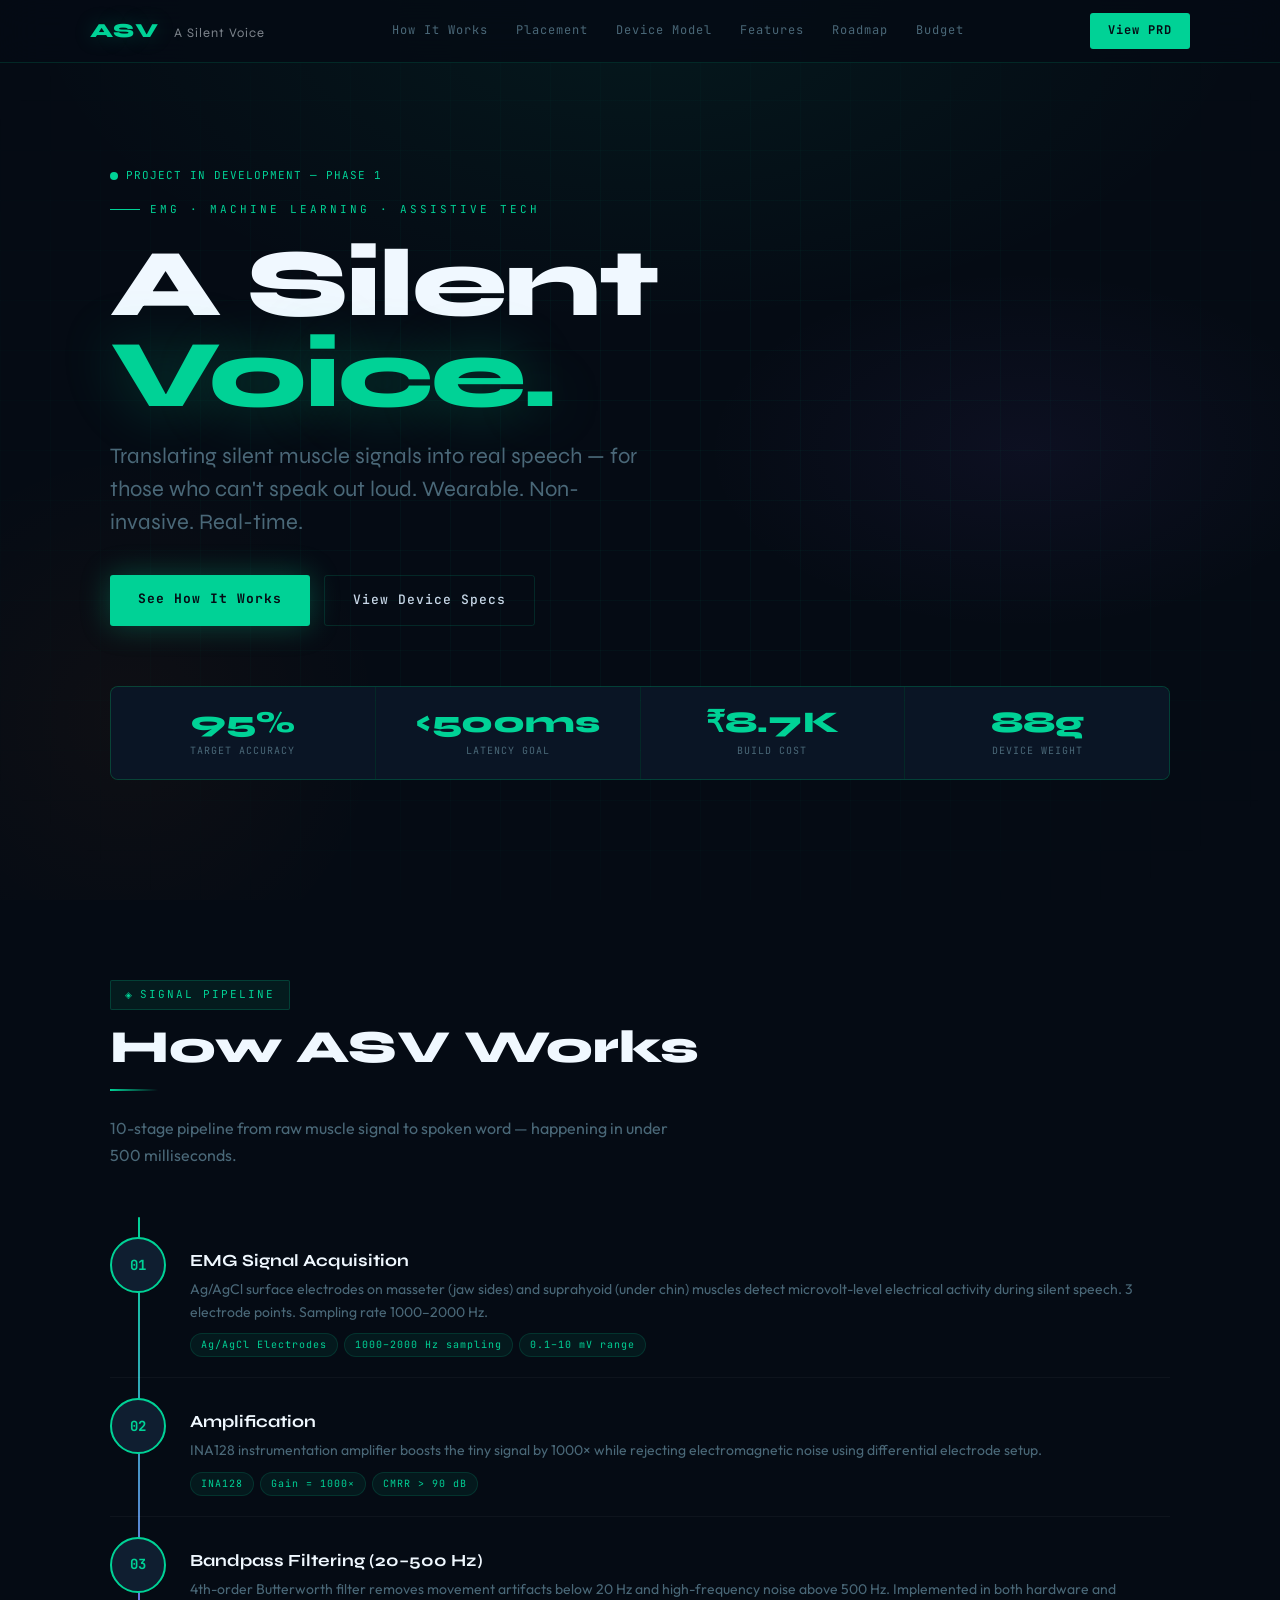
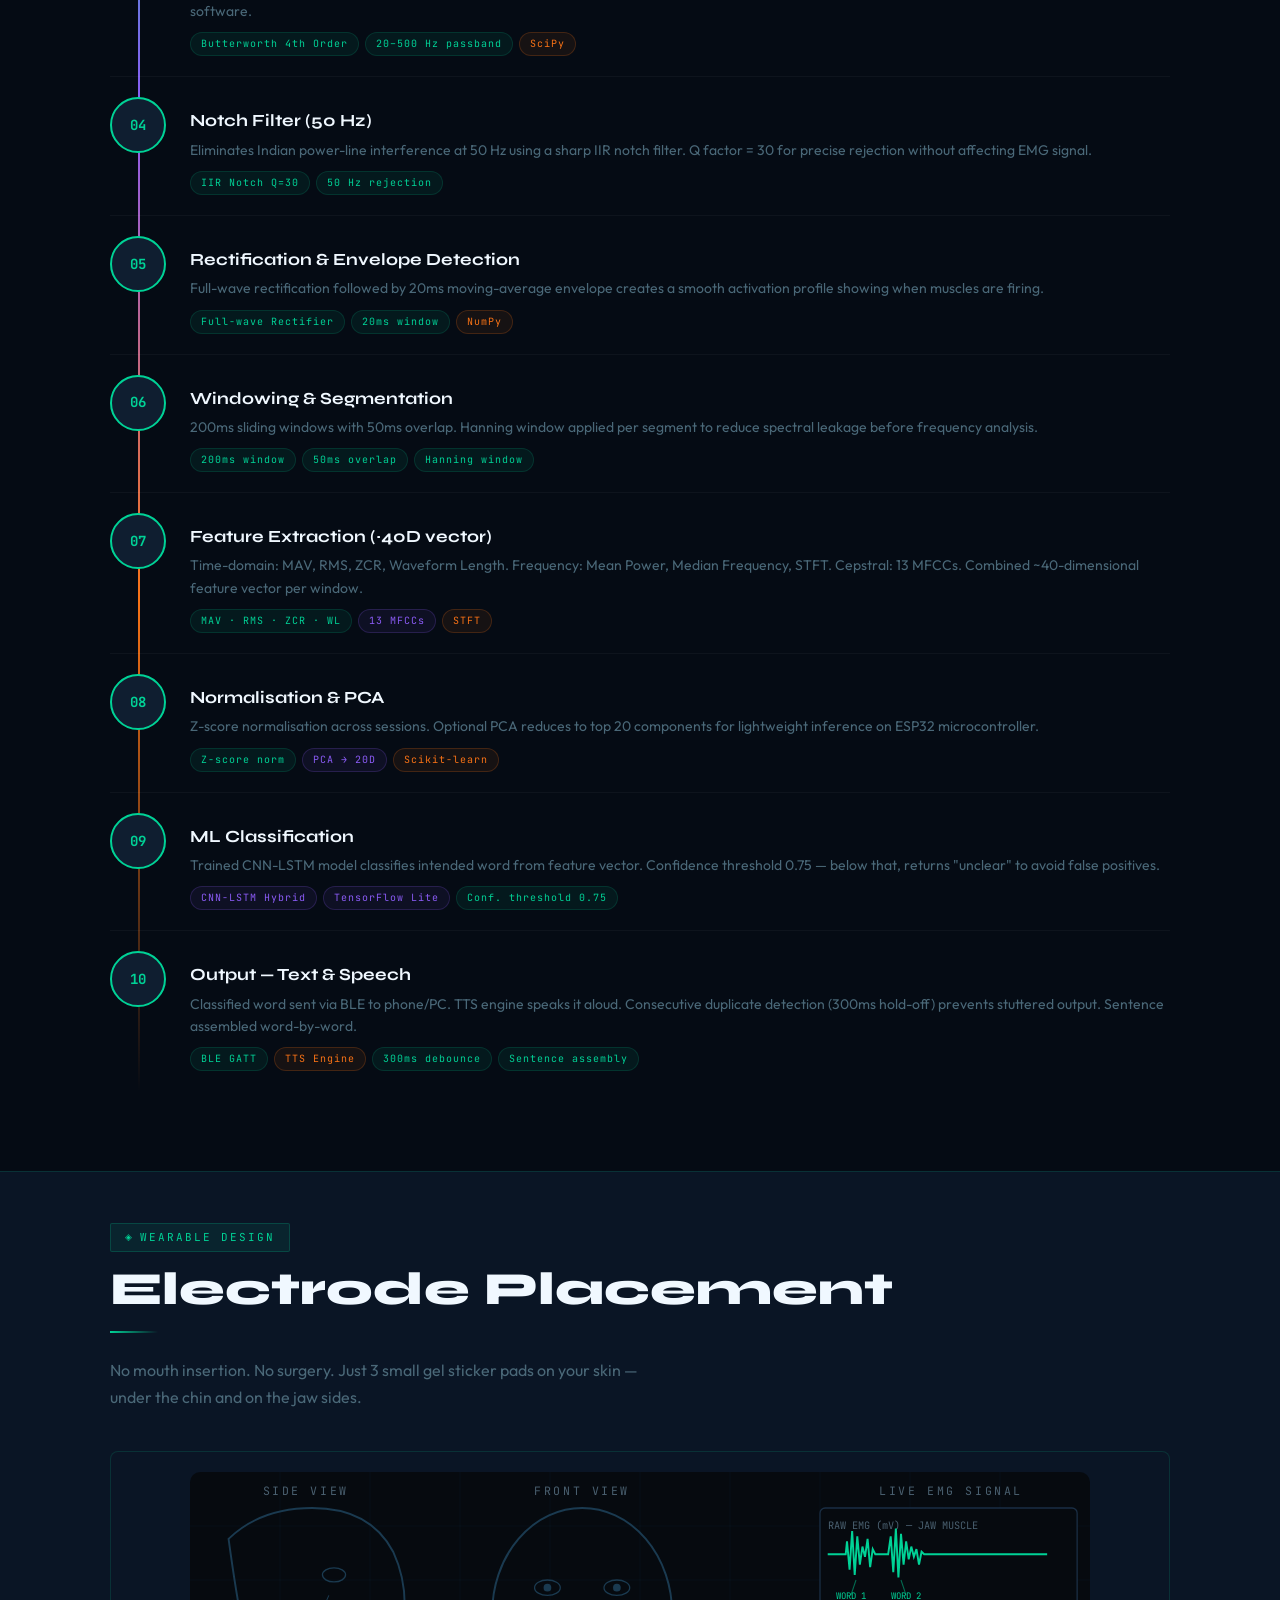
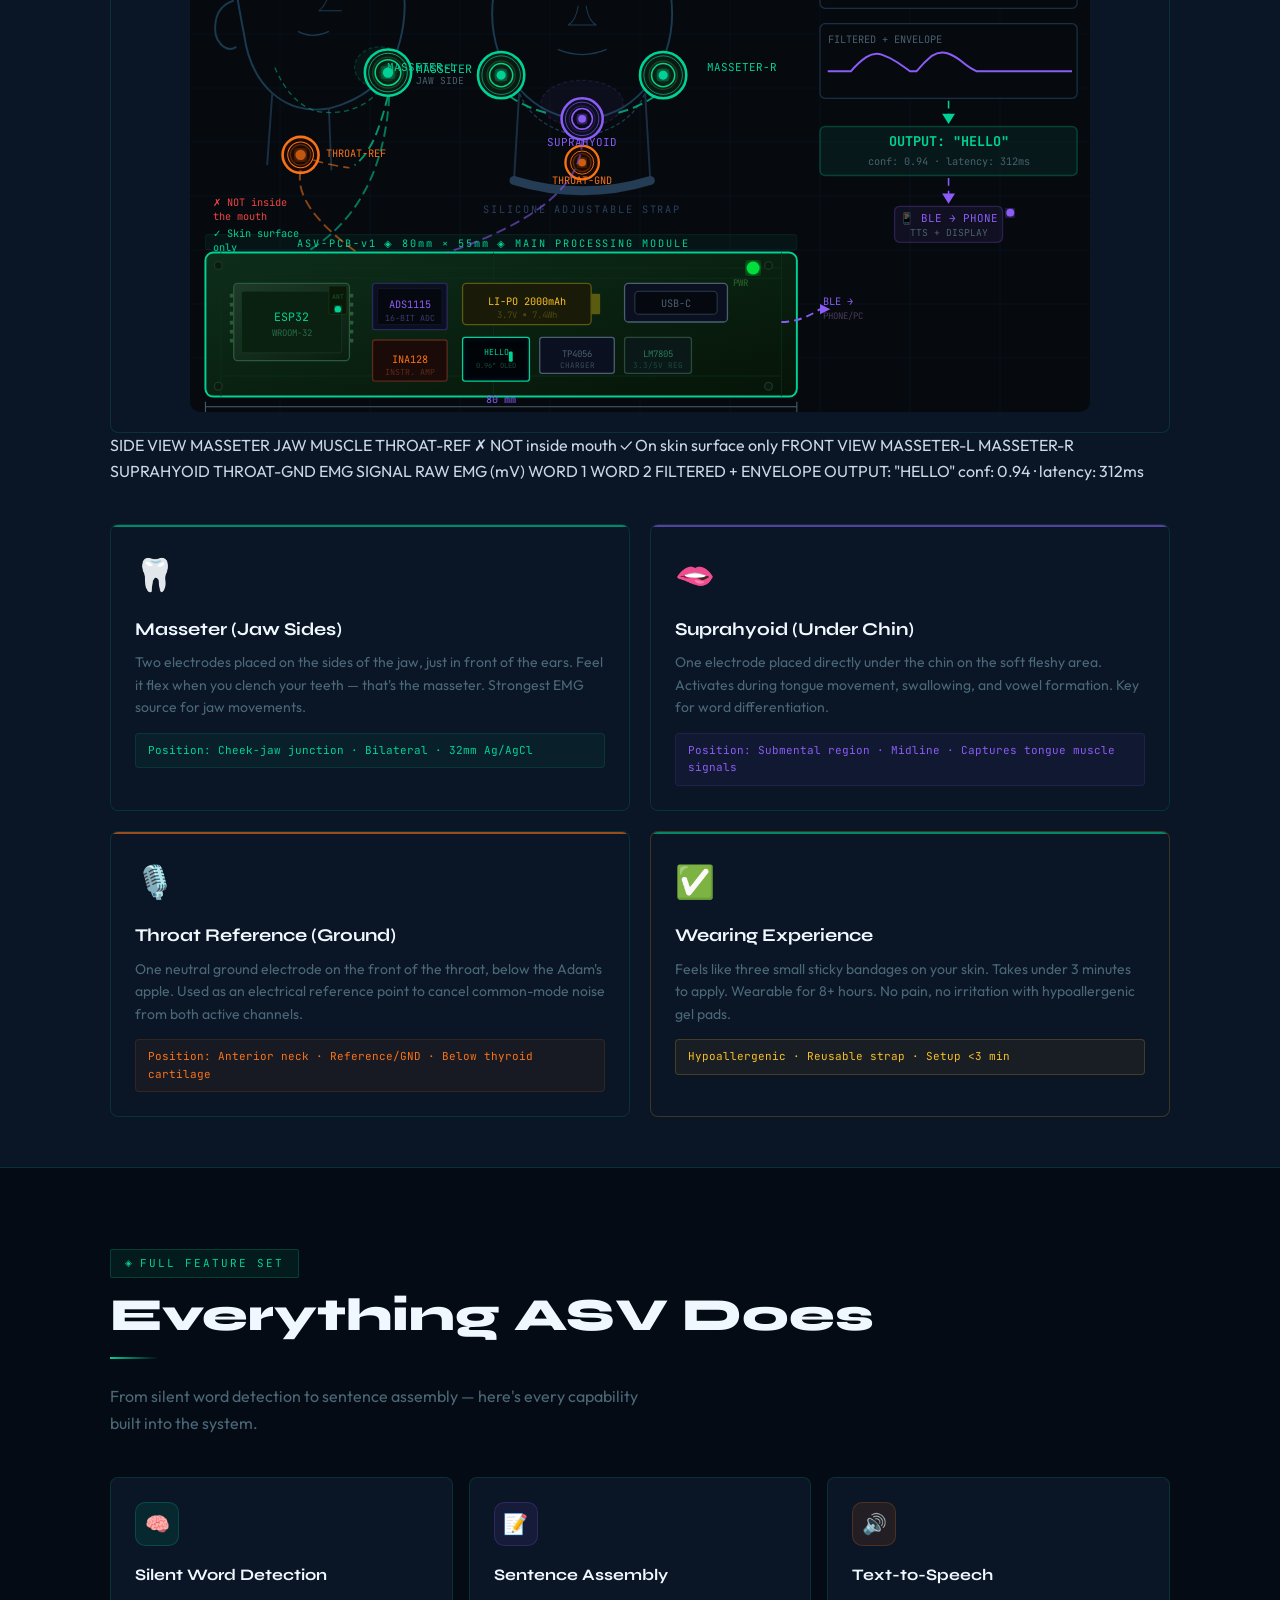
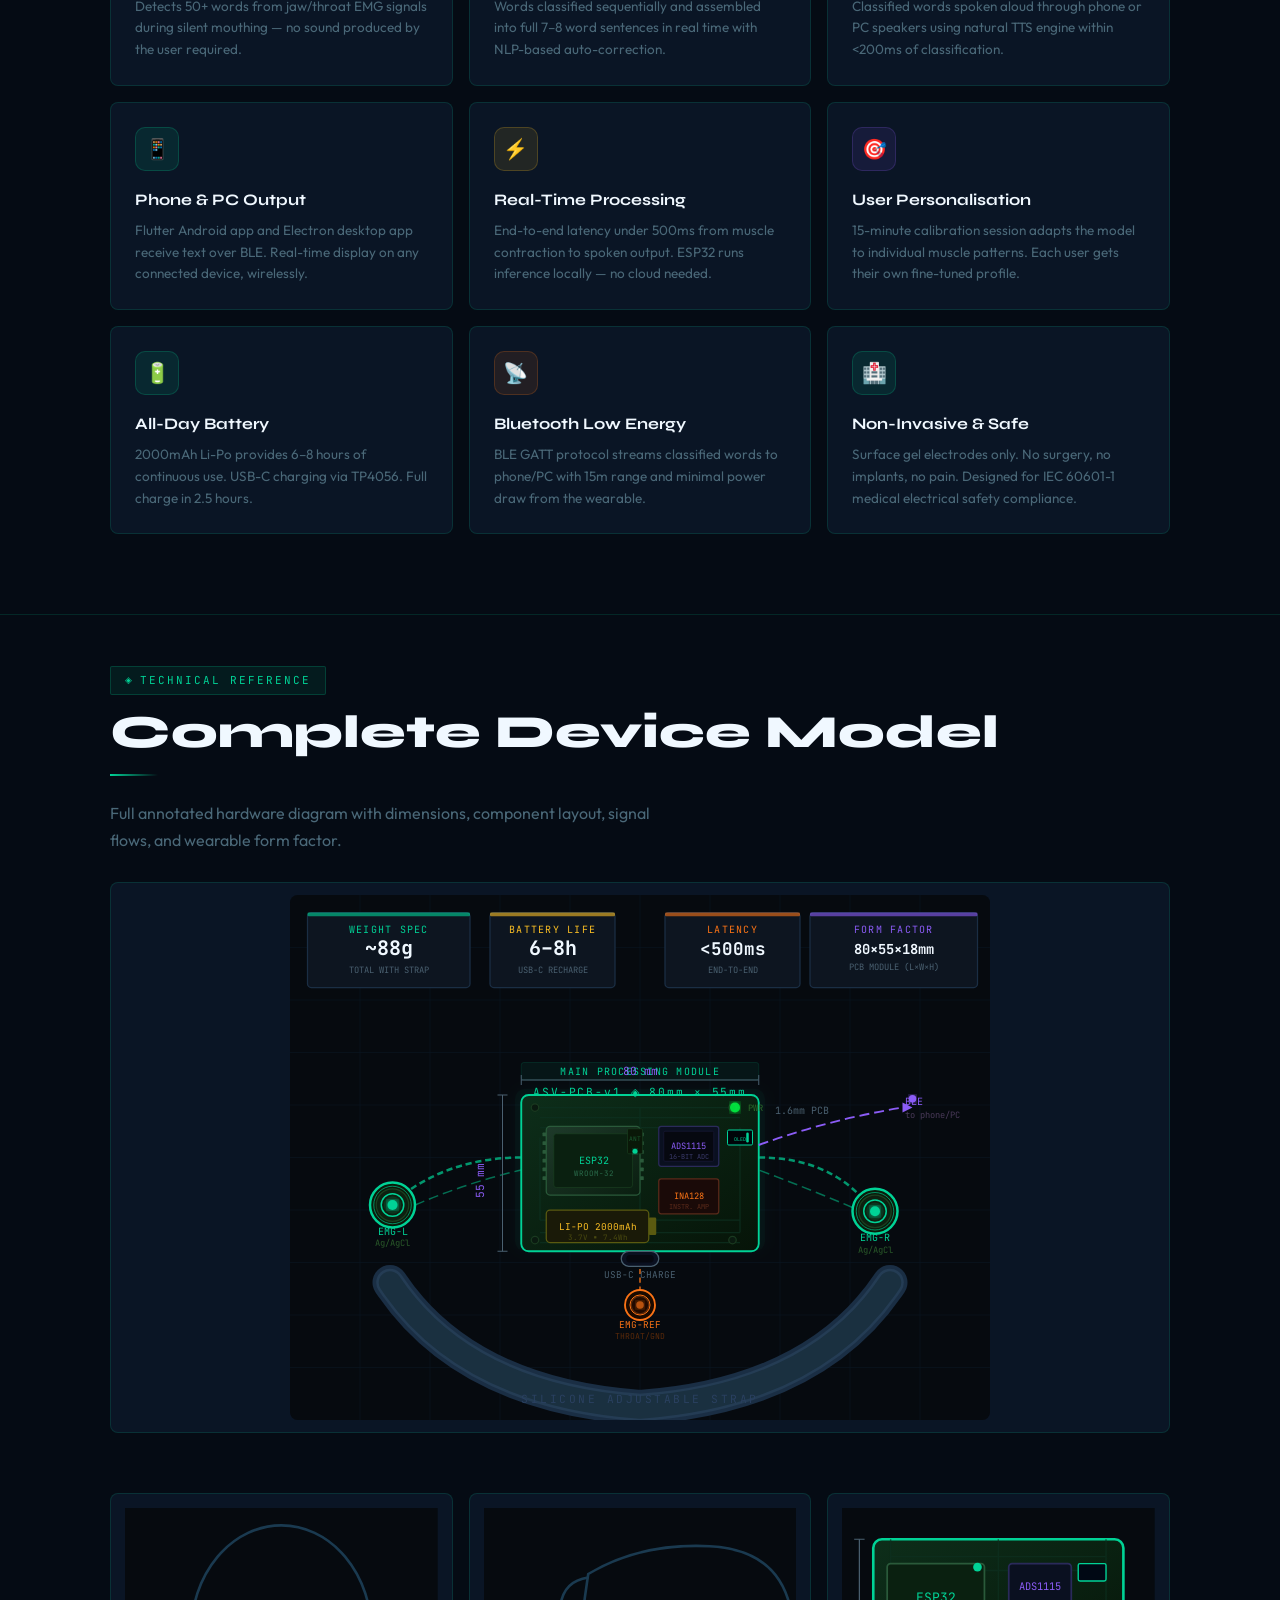
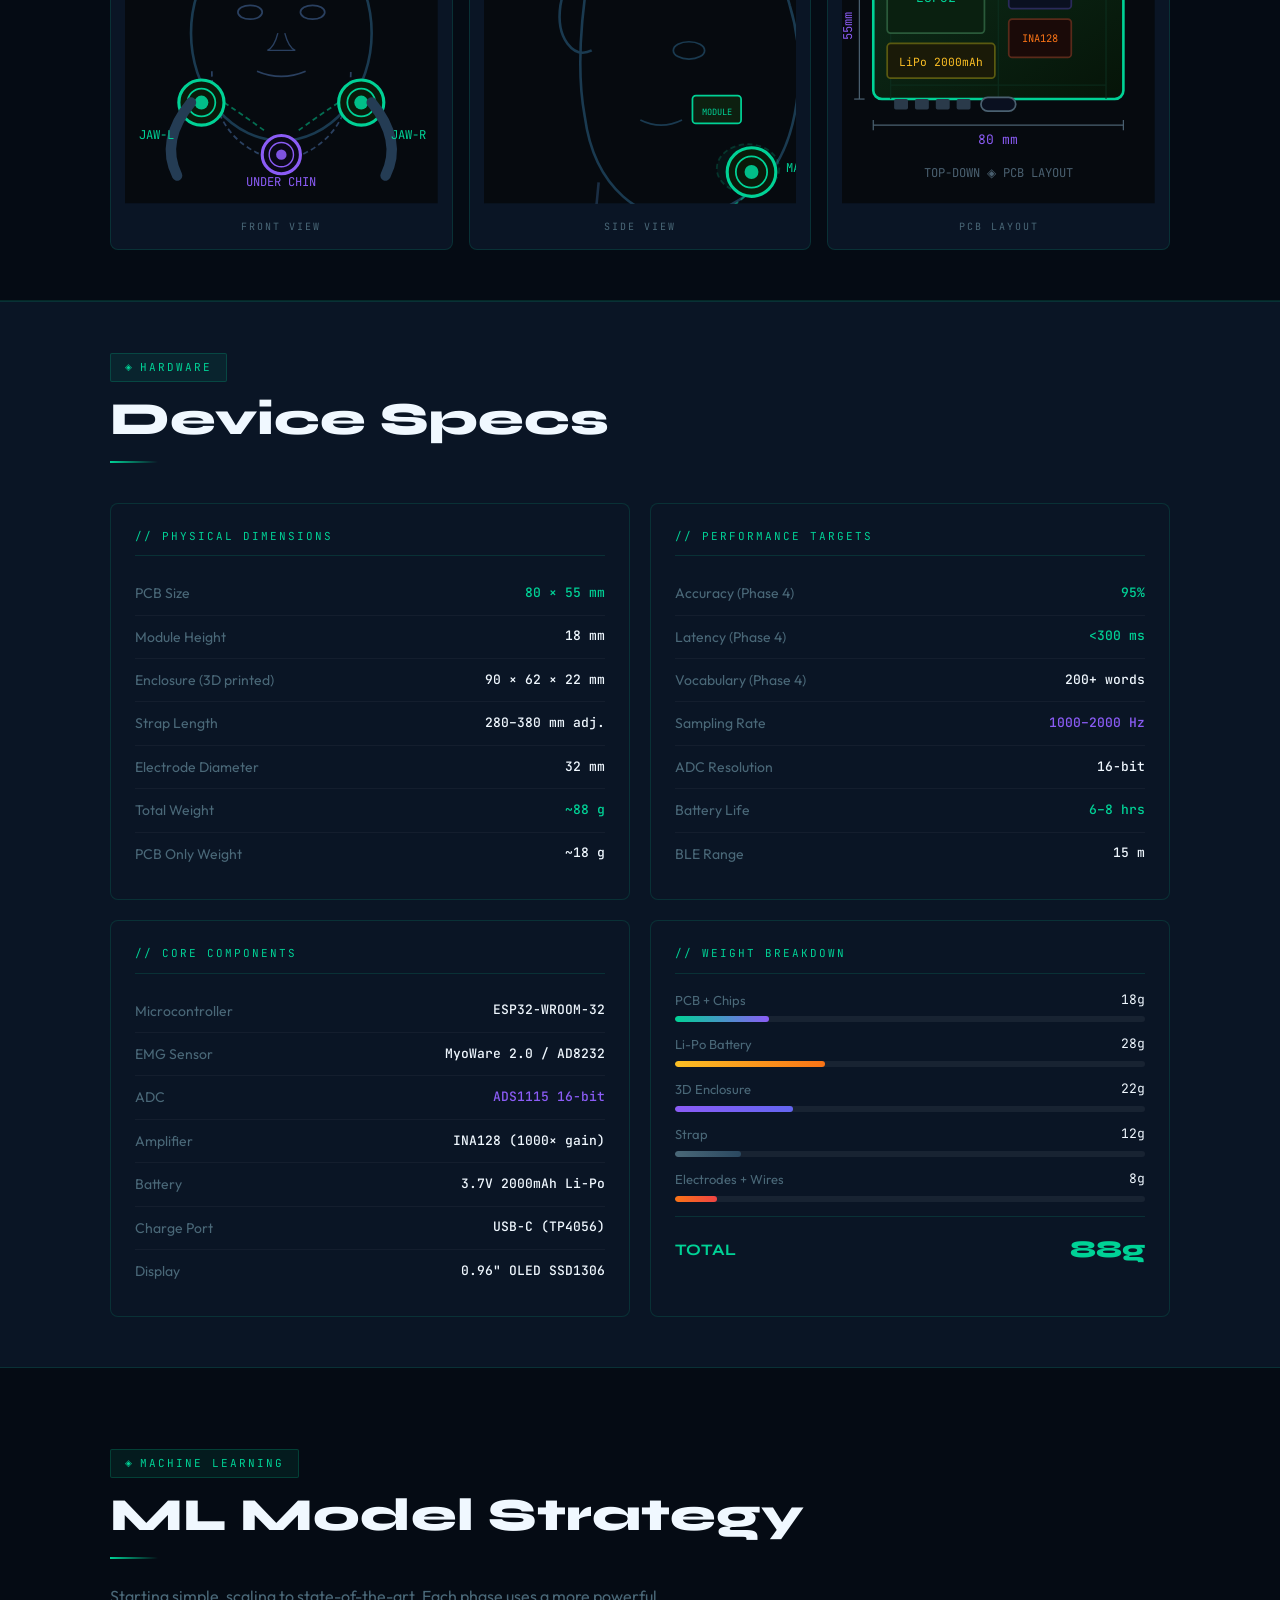
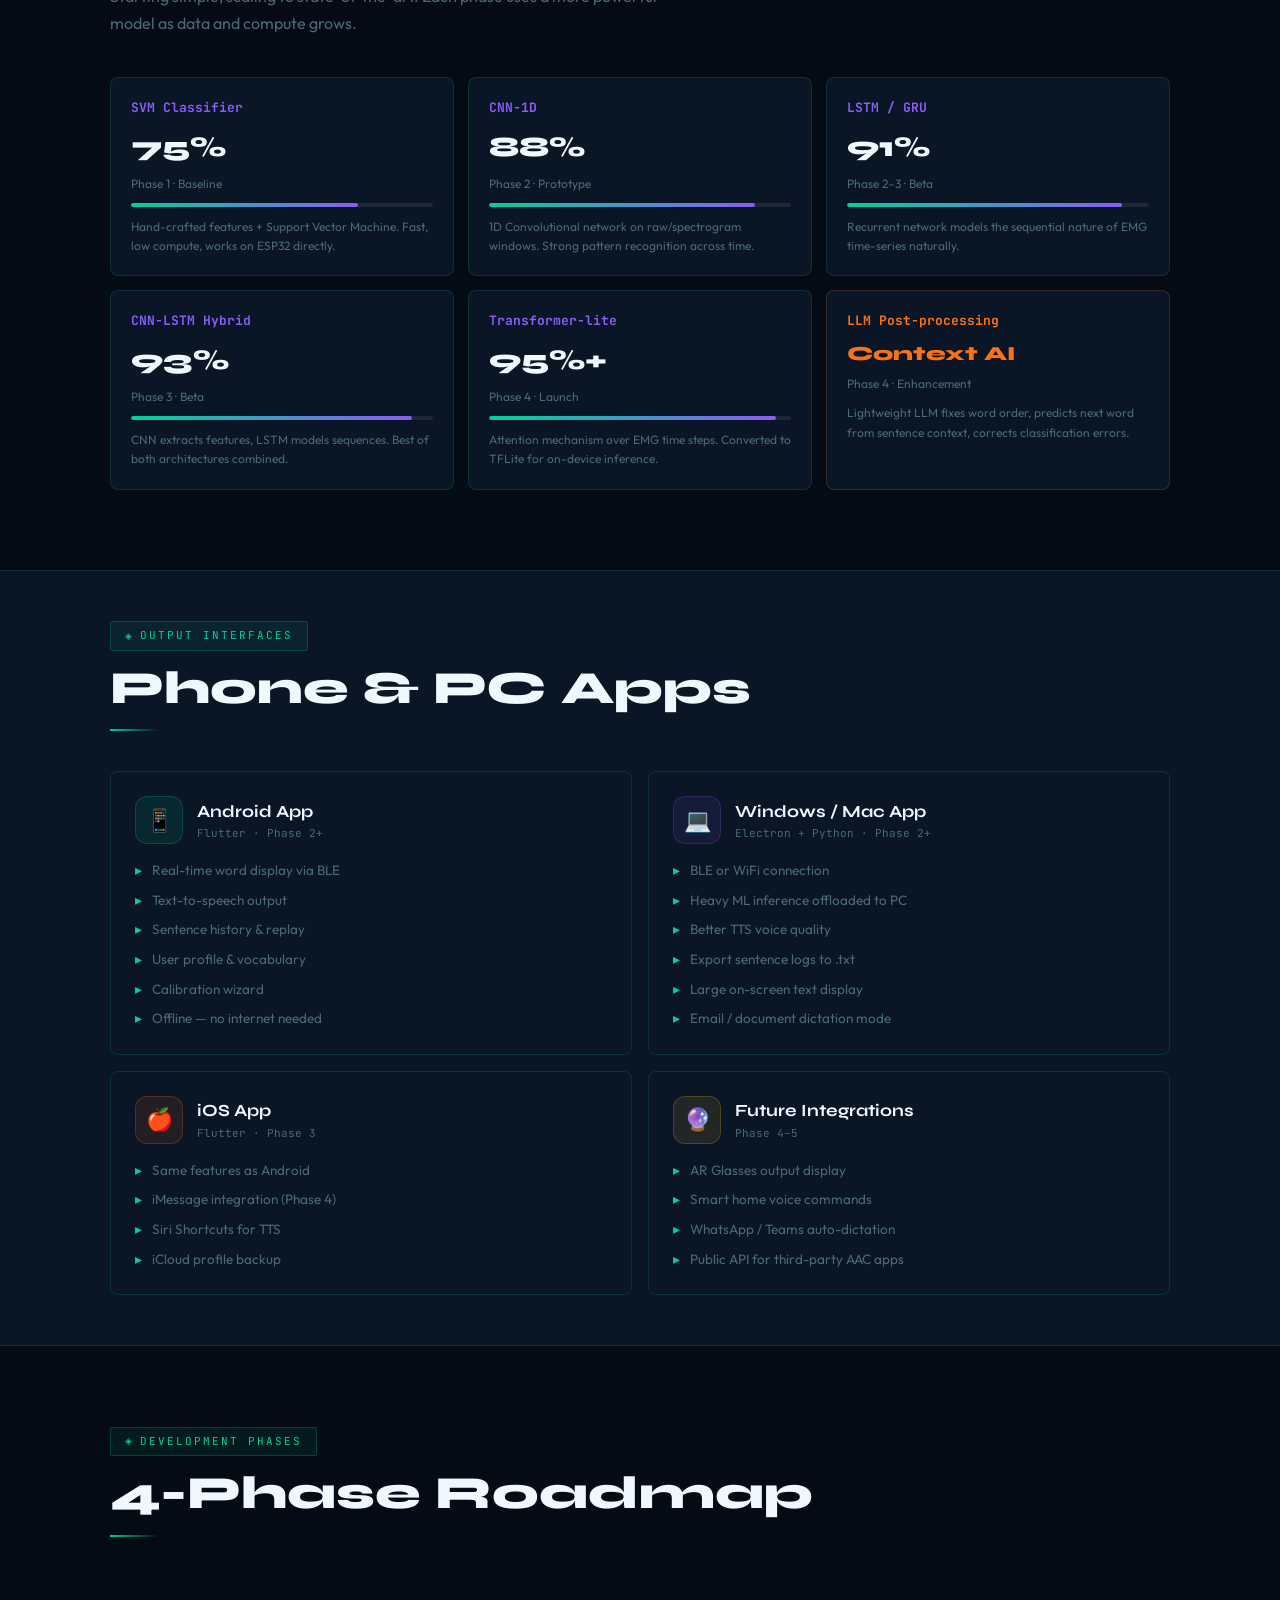
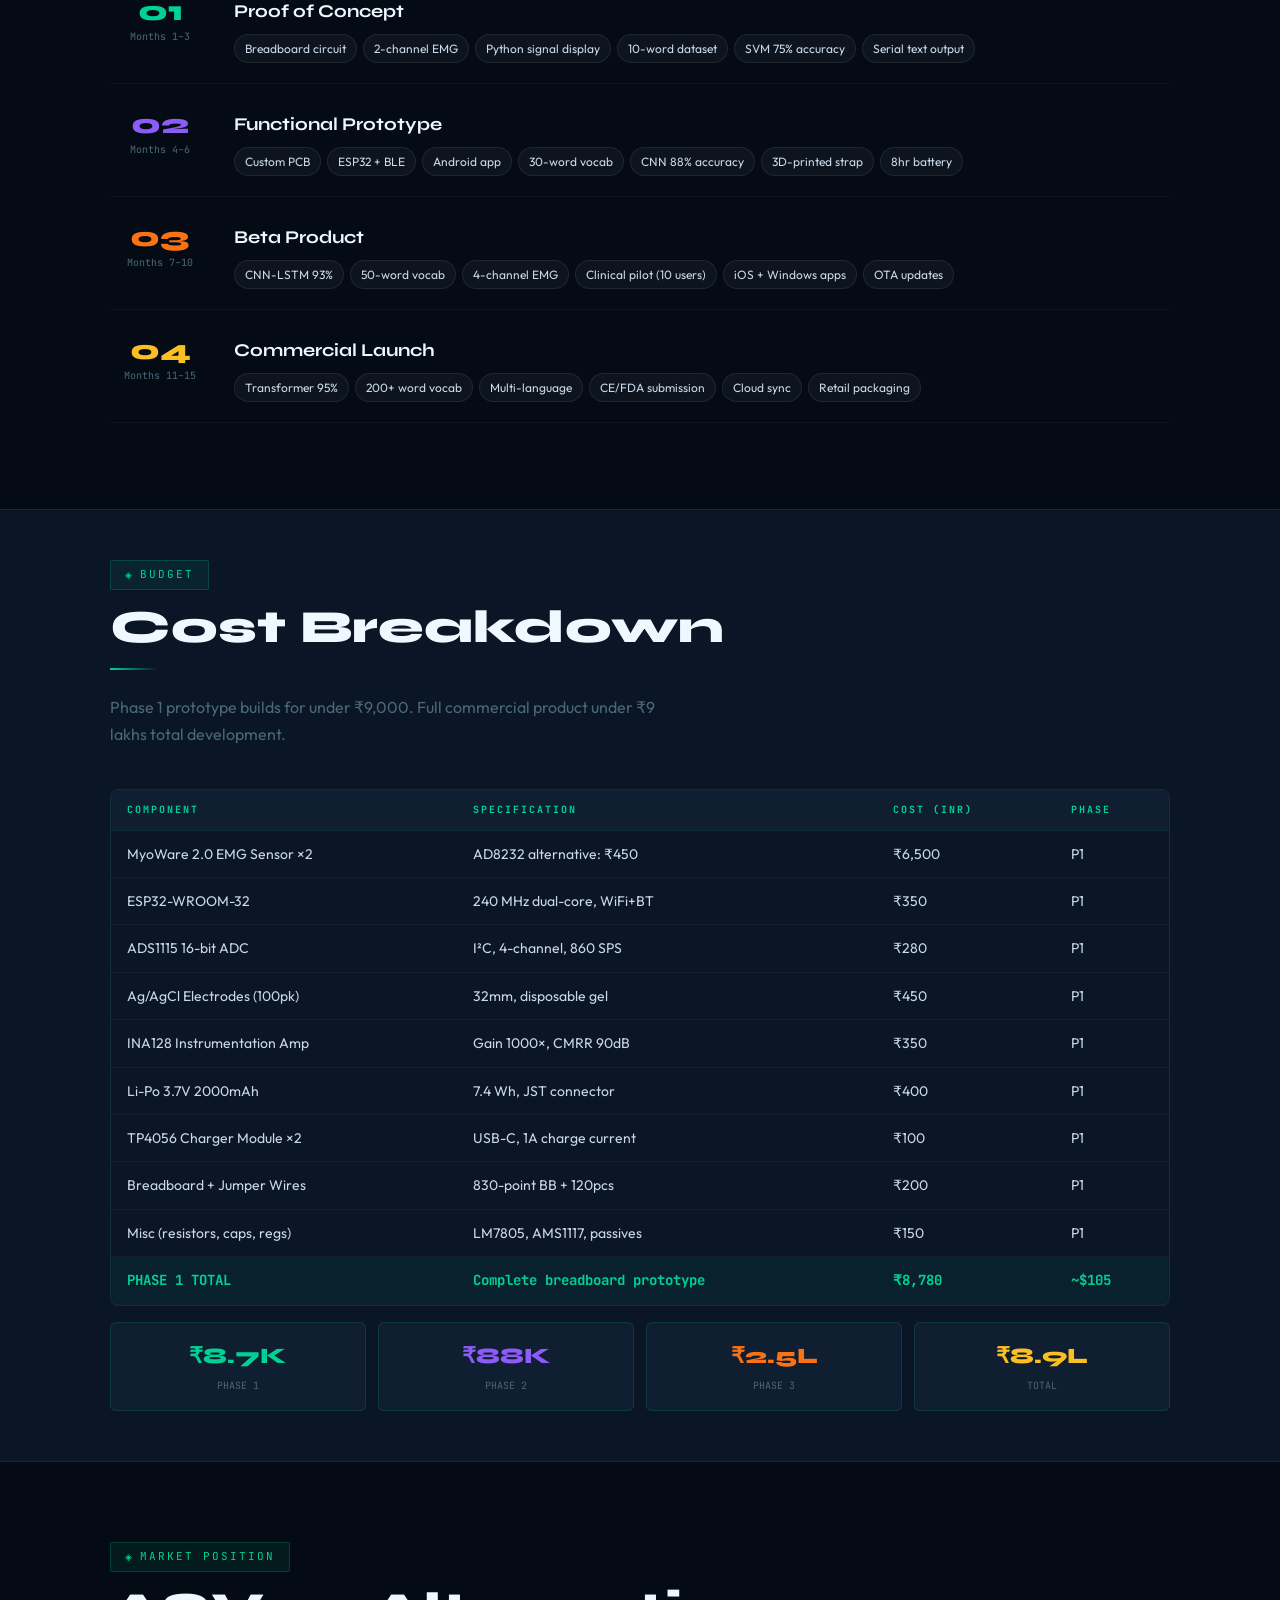
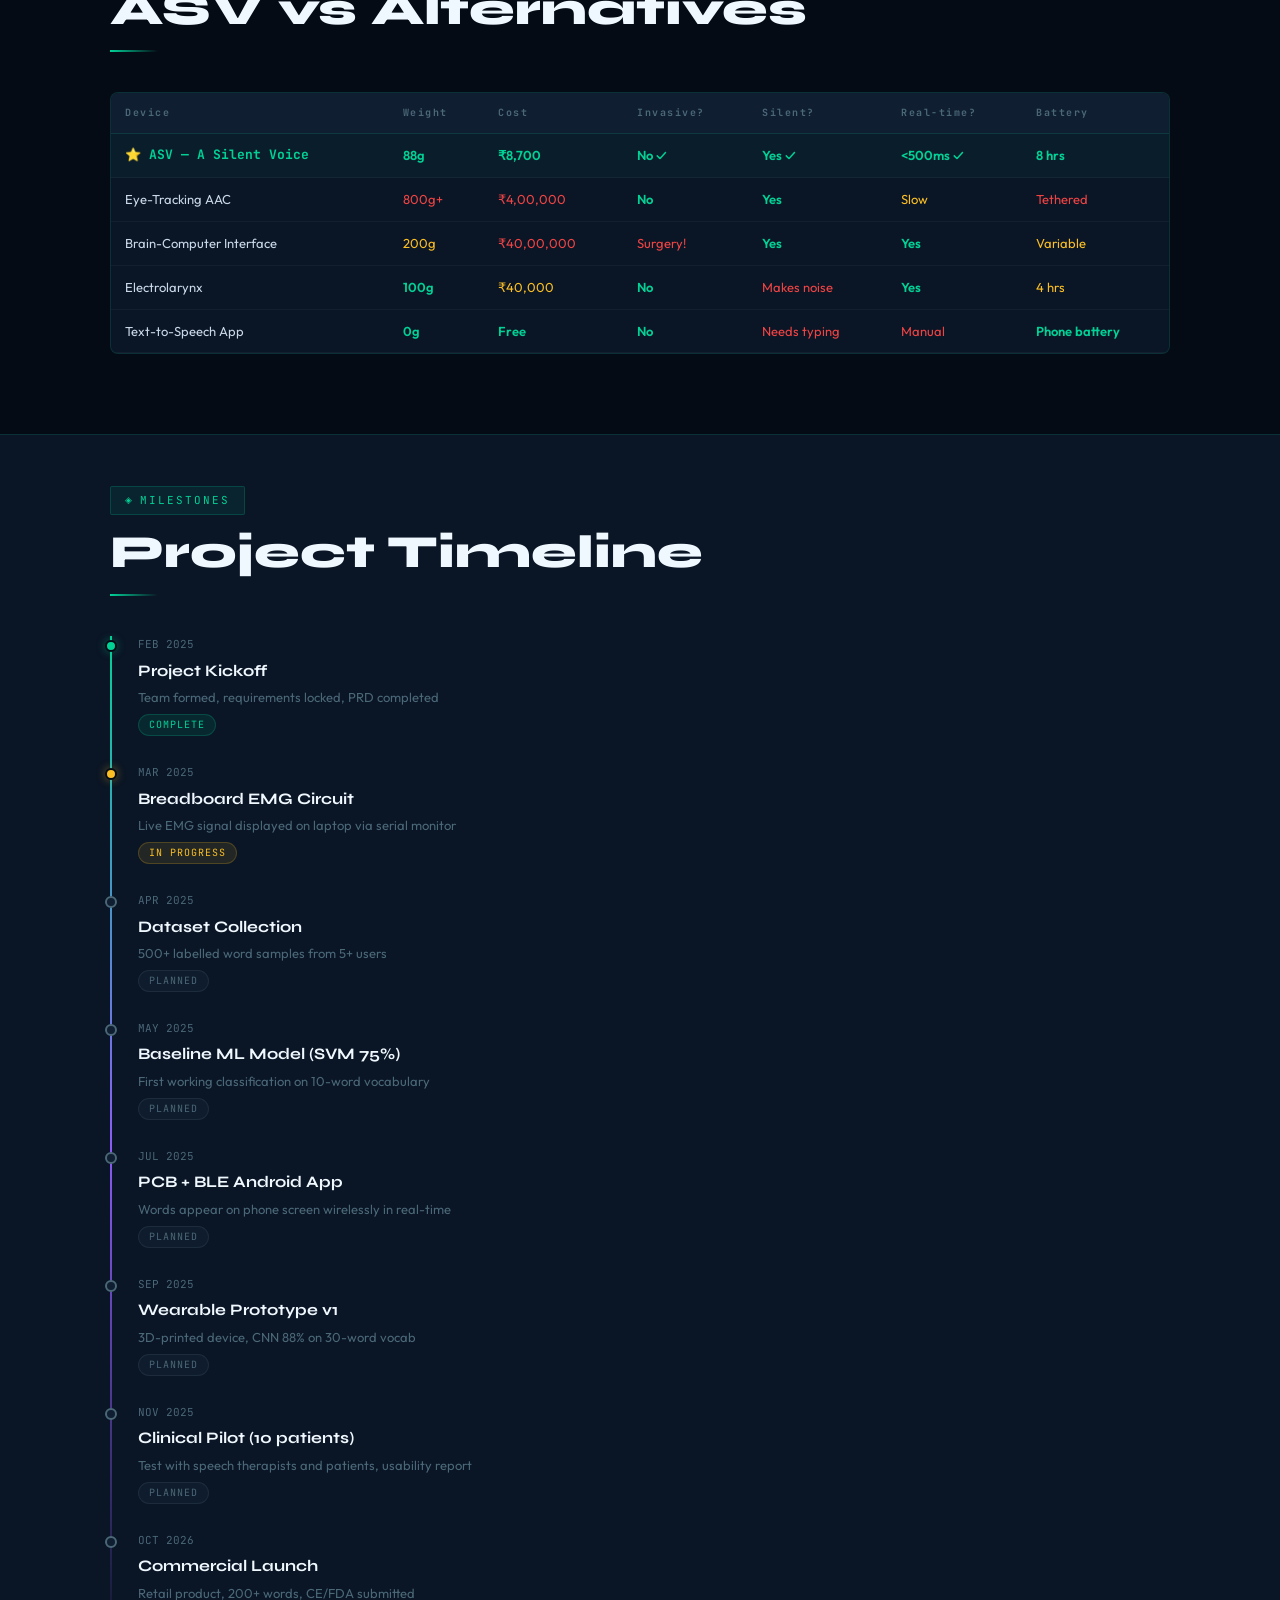
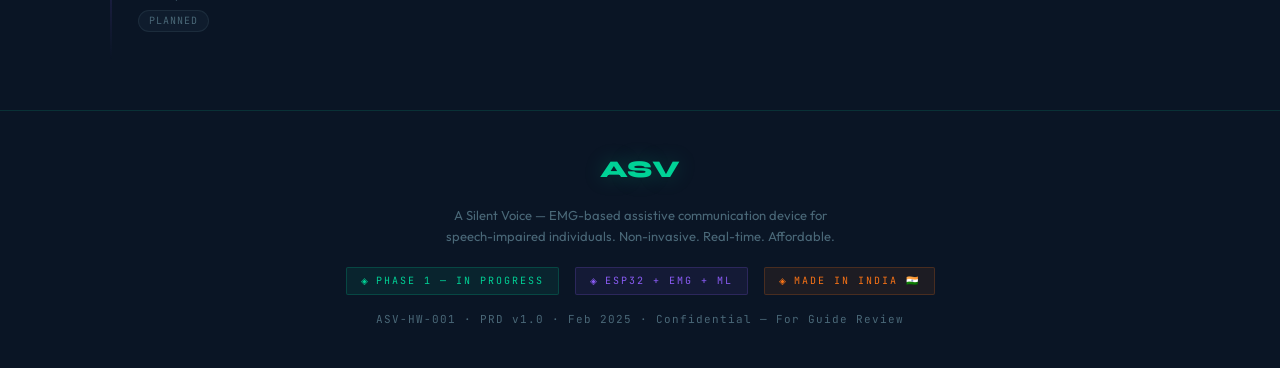
<file: asv.html>
<!DOCTYPE html>
<html lang="en">

<head>
    <meta charset="UTF-8">
    <meta name="viewport" content="width=device-width, initial-scale=1.0, maximum-scale=1.0">
    <meta name="description"
        content="ASV — A Silent Voice. EMG-based silent speech interface for assistive communication.">
    <meta name="theme-color" content="#050B14">
    <title>ASV — A Silent Voice</title>
    <link rel="preconnect" href="https://fonts.googleapis.com">
    <link
        href="https://fonts.googleapis.com/css2?family=Syne:wght@400;600;700;800&family=JetBrains+Mono:wght@300;400;500;700&family=Outfit:wght@300;400;500;600&display=swap"
        rel="stylesheet">
    <style>
        /* ═══════════════════════════════════════════════════
   RESET & BASE
═══════════════════════════════════════════════════ */
        *,
        *::before,
        *::after {
            box-sizing: border-box;
            margin: 0;
            padding: 0;
        }

        html {
            scroll-behavior: smooth;
            -webkit-text-size-adjust: 100%;
        }

        body {
            background: #050B14;
            color: #C8D8E8;
            font-family: 'Outfit', sans-serif;
            line-height: 1.6;
            overflow-x: hidden;
        }

        img {
            max-width: 100%;
            display: block;
        }

        a {
            color: inherit;
            text-decoration: none;
        }

        /* ═══════════════════════════════════════════════════
   DESIGN TOKENS
═══════════════════════════════════════════════════ */
        :root {
            --bg: #050B14;
            --bg2: #0A1525;
            --bg3: #0F1E30;
            --border: rgba(0, 210, 150, 0.15);
            --accent: #00D296;
            --accent-glow: rgba(0, 210, 150, 0.25);
            --purple: #8B5CF6;
            --orange: #F97316;
            --yellow: #FBBF24;
            --red: #EF4444;
            --text: #C8D8E8;
            --dim: #4A6878;
            --white: #F0F8FF;
            --r: 8px;
            --shadow: 0 20px 60px rgba(0, 0, 0, 0.6);
        }

        /* ═══════════════════════════════════════════════════
   UTILITY
═══════════════════════════════════════════════════ */
        .mono {
            font-family: 'JetBrains Mono', monospace;
        }

        .accent {
            color: var(--accent);
        }

        .purple {
            color: var(--purple);
        }

        .orange {
            color: var(--orange);
        }

        .container {
            width: 100%;
            max-width: 1100px;
            margin: 0 auto;
            padding: 0 20px;
        }

        .section {
            padding: 80px 0;
        }

        .section-sm {
            padding: 50px 0;
        }

        @media(max-width:768px) {
            .section {
                padding: 60px 0;
            }
        }

        .tag {
            display: inline-flex;
            align-items: center;
            gap: 6px;
            font-family: 'JetBrains Mono', monospace;
            font-size: 11px;
            letter-spacing: 2px;
            text-transform: uppercase;
            color: var(--accent);
            background: rgba(0, 210, 150, 0.08);
            border: 1px solid rgba(0, 210, 150, 0.2);
            padding: 5px 14px;
            border-radius: 2px;
        }

        .tag::before {
            content: '◈';
            font-size: 9px;
        }

        .section-title {
            font-family: 'Syne', sans-serif;
            font-size: clamp(28px, 5vw, 46px);
            font-weight: 800;
            color: var(--white);
            line-height: 1.1;
            margin: 12px 0 8px;
        }

        .section-sub {
            font-size: 16px;
            color: var(--dim);
            max-width: 560px;
            line-height: 1.7;
        }

        .divider {
            width: 48px;
            height: 2px;
            background: linear-gradient(90deg, var(--accent), transparent);
            margin: 16px 0 24px;
        }

        /* ═══════════════════════════════════════════════════
   NAV
═══════════════════════════════════════════════════ */
        nav {
            position: fixed;
            top: 0;
            left: 0;
            right: 0;
            z-index: 999;
            background: rgba(5, 11, 20, 0.85);
            backdrop-filter: blur(20px);
            -webkit-backdrop-filter: blur(20px);
            border-bottom: 1px solid var(--border);
            padding: 0 20px;
        }

        .nav-inner {
            max-width: 1100px;
            margin: 0 auto;
            display: flex;
            align-items: center;
            justify-content: space-between;
            height: 62px;
        }

        .nav-logo {
            font-family: 'Syne', sans-serif;
            font-weight: 800;
            font-size: 20px;
            color: var(--accent);
            letter-spacing: 1px;
            text-shadow: 0 0 20px var(--accent-glow);
        }

        .nav-logo span {
            color: var(--white);
            font-size: 13px;
            font-weight: 400;
            margin-left: 8px;
            opacity: 0.5;
        }

        .nav-links {
            display: flex;
            gap: 28px;
        }

        .nav-links a {
            font-family: 'JetBrains Mono', monospace;
            font-size: 12px;
            letter-spacing: 1px;
            color: var(--dim);
            transition: color .2s;
        }

        .nav-links a:hover {
            color: var(--accent);
        }

        .nav-cta {
            font-family: 'JetBrains Mono', monospace;
            font-size: 12px;
            letter-spacing: 1px;
            color: var(--bg);
            background: var(--accent);
            padding: 8px 18px;
            border-radius: 3px;
            font-weight: 700;
            transition: opacity .2s;
        }

        .nav-cta:hover {
            opacity: 0.85;
        }

        .hamburger {
            display: none;
            flex-direction: column;
            gap: 5px;
            cursor: pointer;
            padding: 4px;
        }

        .hamburger span {
            display: block;
            width: 22px;
            height: 2px;
            background: var(--text);
            border-radius: 2px;
            transition: .3s;
        }

        .mobile-menu {
            display: none;
            position: fixed;
            top: 62px;
            left: 0;
            right: 0;
            z-index: 998;
            background: rgba(5, 11, 20, 0.97);
            backdrop-filter: blur(20px);
            border-bottom: 1px solid var(--border);
            padding: 24px 20px;
            flex-direction: column;
            gap: 20px;
        }

        .mobile-menu a {
            font-family: 'JetBrains Mono', monospace;
            font-size: 14px;
            color: var(--text);
            padding: 10px 0;
            border-bottom: 1px solid var(--border);
        }

        .mobile-menu.open {
            display: flex;
        }

        @media(max-width:768px) {

            .nav-links,
            .nav-cta {
                display: none;
            }

            .hamburger {
                display: flex;
            }
        }

        /* ═══════════════════════════════════════════════════
   HERO
═══════════════════════════════════════════════════ */
        .hero {
            min-height: 100vh;
            display: flex;
            align-items: center;
            position: relative;
            overflow: hidden;
            padding-top: 62px;
        }

        .hero-bg {
            position: absolute;
            inset: 0;
            background:
                radial-gradient(ellipse 80% 60% at 50% 0%, rgba(0, 210, 150, 0.07) 0%, transparent 60%),
                radial-gradient(ellipse 50% 40% at 80% 50%, rgba(139, 92, 246, 0.06) 0%, transparent 50%),
                radial-gradient(ellipse 40% 60% at 10% 80%, rgba(249, 115, 22, 0.04) 0%, transparent 50%);
        }

        /* Grid overlay */
        .hero-grid {
            position: absolute;
            inset: 0;
            background-image:
                linear-gradient(rgba(0, 210, 150, 0.04) 1px, transparent 1px),
                linear-gradient(90deg, rgba(0, 210, 150, 0.04) 1px, transparent 1px);
            background-size: 50px 50px;
            mask-image: radial-gradient(ellipse 80% 80% at 50% 50%, black 30%, transparent 80%);
        }

        .hero-content {
            position: relative;
            z-index: 1;
            padding: 60px 0 80px;
        }

        .hero-eyebrow {
            font-family: 'JetBrains Mono', monospace;
            font-size: 11px;
            letter-spacing: 3px;
            color: var(--accent);
            text-transform: uppercase;
            margin-bottom: 20px;
            display: flex;
            align-items: center;
            gap: 10px;
        }

        .hero-eyebrow::before {
            content: '';
            width: 30px;
            height: 1px;
            background: var(--accent);
        }

        .hero-title {
            font-family: 'Syne', sans-serif;
            font-size: clamp(48px, 10vw, 96px);
            font-weight: 800;
            color: var(--white);
            line-height: 0.95;
            letter-spacing: -2px;
            margin-bottom: 8px;
        }

        .hero-title .line2 {
            color: var(--accent);
            text-shadow: 0 0 60px rgba(0, 210, 150, 0.3);
            display: block;
        }

        .hero-subtitle {
            font-family: 'Syne', sans-serif;
            font-size: clamp(16px, 3vw, 22px);
            color: var(--dim);
            font-weight: 400;
            margin: 20px 0 36px;
            max-width: 540px;
            line-height: 1.5;
        }

        .hero-actions {
            display: flex;
            gap: 14px;
            flex-wrap: wrap;
            margin-bottom: 60px;
        }

        .btn-primary {
            font-family: 'JetBrains Mono', monospace;
            font-size: 13px;
            font-weight: 700;
            letter-spacing: 1px;
            color: var(--bg);
            background: var(--accent);
            padding: 14px 28px;
            border-radius: 3px;
            border: none;
            cursor: pointer;
            transition: all .2s;
            box-shadow: 0 0 30px rgba(0, 210, 150, 0.3);
        }

        .btn-primary:hover {
            transform: translateY(-2px);
            box-shadow: 0 0 40px rgba(0, 210, 150, 0.4);
        }

        .btn-ghost {
            font-family: 'JetBrains Mono', monospace;
            font-size: 13px;
            font-weight: 500;
            letter-spacing: 1px;
            color: var(--text);
            padding: 14px 28px;
            border-radius: 3px;
            border: 1px solid var(--border);
            cursor: pointer;
            background: transparent;
            transition: all .2s;
        }

        .btn-ghost:hover {
            border-color: var(--accent);
            color: var(--accent);
        }

        /* Hero stats */
        .hero-stats {
            display: grid;
            grid-template-columns: repeat(4, 1fr);
            gap: 1px;
            background: var(--border);
            border: 1px solid var(--border);
            border-radius: var(--r);
            overflow: hidden;
        }

        @media(max-width:600px) {
            .hero-stats {
                grid-template-columns: repeat(2, 1fr);
            }
        }

        .stat-box {
            background: var(--bg2);
            padding: 20px 16px;
            text-align: center;
        }

        .stat-num {
            font-family: 'Syne', sans-serif;
            font-size: 30px;
            font-weight: 800;
            color: var(--accent);
            display: block;
            line-height: 1;
        }

        .stat-label {
            font-family: 'JetBrains Mono', monospace;
            font-size: 10px;
            letter-spacing: 1px;
            color: var(--dim);
            margin-top: 6px;
            text-transform: uppercase;
        }

        /* Live indicator */
        .live-badge {
            display: inline-flex;
            align-items: center;
            gap: 8px;
            font-family: 'JetBrains Mono', monospace;
            font-size: 11px;
            letter-spacing: 1px;
            color: var(--accent);
            margin-bottom: 16px;
        }

        .live-dot {
            width: 8px;
            height: 8px;
            border-radius: 50%;
            background: var(--accent);
            box-shadow: 0 0 0 0 rgba(0, 210, 150, 0.5);
            animation: livepulse 1.5s ease-in-out infinite;
        }

        @keyframes livepulse {

            0%,
            100% {
                box-shadow: 0 0 0 0 rgba(0, 210, 150, 0.5);
            }

            50% {
                box-shadow: 0 0 0 8px rgba(0, 210, 150, 0);
            }
        }

        /* ═══════════════════════════════════════════════════
   HOW IT WORKS — SIGNAL PIPELINE
═══════════════════════════════════════════════════ */
        .pipeline {
            margin-top: 48px;
        }

        .pipeline-steps {
            display: flex;
            flex-direction: column;
            gap: 0;
            position: relative;
        }

        .pipeline-steps::before {
            content: '';
            position: absolute;
            left: 28px;
            top: 0;
            bottom: 0;
            width: 2px;
            background: linear-gradient(180deg, var(--accent), var(--purple), var(--orange), transparent);
            border-radius: 2px;
        }

        @media(max-width:480px) {
            .pipeline-steps::before {
                left: 20px;
            }
        }

        .pipeline-step {
            display: flex;
            gap: 24px;
            padding: 20px 0;
            border-bottom: 1px solid rgba(255, 255, 255, 0.04);
            animation: fadeup .5s ease both;
        }

        .pipeline-step:last-child {
            border-bottom: none;
        }

        .step-num {
            width: 56px;
            height: 56px;
            min-width: 56px;
            border-radius: 50%;
            background: var(--bg3);
            border: 2px solid var(--accent);
            display: flex;
            align-items: center;
            justify-content: center;
            font-family: 'JetBrains Mono', monospace;
            font-size: 14px;
            font-weight: 700;
            color: var(--accent);
            position: relative;
            z-index: 1;
            flex-shrink: 0;
        }

        @media(max-width:480px) {
            .step-num {
                width: 40px;
                height: 40px;
                min-width: 40px;
                font-size: 11px;
            }

            .pipeline-step {
                gap: 14px;
            }

            .pipeline-steps::before {
                left: 19px;
            }
        }

        .step-body {
            padding-top: 10px;
        }

        .step-name {
            font-family: 'Syne', sans-serif;
            font-size: 17px;
            font-weight: 700;
            color: var(--white);
            margin-bottom: 4px;
        }

        .step-desc {
            font-size: 14px;
            color: var(--dim);
            line-height: 1.6;
        }

        .step-tech {
            display: flex;
            flex-wrap: wrap;
            gap: 6px;
            margin-top: 10px;
        }

        .tech-pill {
            font-family: 'JetBrains Mono', monospace;
            font-size: 10px;
            letter-spacing: 1px;
            padding: 3px 10px;
            border-radius: 20px;
            background: rgba(0, 210, 150, 0.07);
            border: 1px solid rgba(0, 210, 150, 0.15);
            color: var(--accent);
        }

        .tech-pill.purple {
            background: rgba(139, 92, 246, 0.07);
            border-color: rgba(139, 92, 246, 0.2);
            color: var(--purple);
        }

        .tech-pill.orange {
            background: rgba(249, 115, 22, 0.07);
            border-color: rgba(249, 115, 22, 0.2);
            color: var(--orange);
        }

        /* ═══════════════════════════════════════════════════
   ELECTRODE PLACEMENT
═══════════════════════════════════════════════════ */
        .placement-grid {
            display: grid;
            grid-template-columns: 1fr 1fr;
            gap: 20px;
            margin-top: 40px;
        }

        @media(max-width:640px) {
            .placement-grid {
                grid-template-columns: 1fr;
            }
        }

        .placement-card {
            background: var(--bg2);
            border: 1px solid var(--border);
            border-radius: var(--r);
            padding: 24px;
            position: relative;
            overflow: hidden;
            transition: border-color .3s;
        }

        .placement-card:hover {
            border-color: rgba(0, 210, 150, 0.35);
        }

        .placement-card::before {
            content: '';
            position: absolute;
            top: 0;
            left: 0;
            right: 0;
            height: 2px;
            background: var(--accent);
            opacity: 0.6;
        }

        .placement-card.purple::before {
            background: var(--purple);
        }

        .placement-card.orange::before {
            background: var(--orange);
        }

        .placement-icon {
            font-size: 32px;
            margin-bottom: 14px;
        }

        .placement-title {
            font-family: 'Syne', sans-serif;
            font-size: 18px;
            font-weight: 700;
            color: var(--white);
            margin-bottom: 8px;
        }

        .placement-desc {
            font-size: 14px;
            color: var(--dim);
            line-height: 1.6;
            margin-bottom: 14px;
        }

        .placement-spec {
            font-family: 'JetBrains Mono', monospace;
            font-size: 11px;
            color: var(--accent);
            background: rgba(0, 210, 150, 0.06);
            border: 1px solid rgba(0, 210, 150, 0.12);
            padding: 8px 12px;
            border-radius: 4px;
        }

        .placement-spec.purple {
            color: var(--purple);
            background: rgba(139, 92, 246, 0.06);
            border-color: rgba(139, 92, 246, 0.12);
        }

        .placement-spec.orange {
            color: var(--orange);
            background: rgba(249, 115, 22, 0.06);
            border-color: rgba(249, 115, 22, 0.12);
        }

        /* ═══════════════════════════════════════════════════
   DEVICE SPECS
═══════════════════════════════════════════════════ */
        .specs-layout {
            display: grid;
            grid-template-columns: 1fr 1fr;
            gap: 20px;
            margin-top: 40px;
        }

        @media(max-width:640px) {
            .specs-layout {
                grid-template-columns: 1fr;
            }
        }

        .spec-card {
            background: var(--bg2);
            border: 1px solid var(--border);
            border-radius: var(--r);
            padding: 24px;
        }

        .spec-card-title {
            font-family: 'JetBrains Mono', monospace;
            font-size: 11px;
            letter-spacing: 2px;
            text-transform: uppercase;
            color: var(--accent);
            margin-bottom: 16px;
            padding-bottom: 10px;
            border-bottom: 1px solid var(--border);
        }

        .spec-row {
            display: flex;
            justify-content: space-between;
            align-items: center;
            padding: 10px 0;
            border-bottom: 1px solid rgba(255, 255, 255, 0.04);
            font-size: 14px;
        }

        .spec-row:last-child {
            border-bottom: none;
        }

        .spec-k {
            color: var(--dim);
        }

        .spec-v {
            color: var(--white);
            font-family: 'JetBrains Mono', monospace;
            font-size: 13px;
            font-weight: 500;
        }

        .spec-v.green {
            color: var(--accent);
        }

        .spec-v.purple {
            color: var(--purple);
        }

        /* Device visual */
        .device-visual {
            background: var(--bg2);
            border: 1px solid var(--border);
            border-radius: var(--r);
            padding: 28px;
            display: flex;
            flex-direction: column;
            align-items: center;
            justify-content: center;
        }

        /* ═══════════════════════════════════════════════════
   FEATURES GRID
═══════════════════════════════════════════════════ */
        .features-grid {
            display: grid;
            grid-template-columns: repeat(3, 1fr);
            gap: 16px;
            margin-top: 40px;
        }

        @media(max-width:900px) {
            .features-grid {
                grid-template-columns: repeat(2, 1fr);
            }
        }

        @media(max-width:560px) {
            .features-grid {
                grid-template-columns: 1fr;
            }
        }

        .feature-card {
            background: var(--bg2);
            border: 1px solid var(--border);
            border-radius: var(--r);
            padding: 24px;
            transition: all .3s;
            cursor: default;
            position: relative;
            overflow: hidden;
        }

        .feature-card::after {
            content: '';
            position: absolute;
            inset: 0;
            background: radial-gradient(circle at 50% 0%, rgba(0, 210, 150, 0.05) 0%, transparent 60%);
            opacity: 0;
            transition: opacity .3s;
        }

        .feature-card:hover {
            border-color: rgba(0, 210, 150, 0.3);
            transform: translateY(-3px);
        }

        .feature-card:hover::after {
            opacity: 1;
        }

        .feature-icon {
            width: 44px;
            height: 44px;
            border-radius: 10px;
            background: rgba(0, 210, 150, 0.1);
            border: 1px solid rgba(0, 210, 150, 0.2);
            display: flex;
            align-items: center;
            justify-content: center;
            font-size: 20px;
            margin-bottom: 16px;
        }

        .feature-icon.purple {
            background: rgba(139, 92, 246, 0.1);
            border-color: rgba(139, 92, 246, 0.2);
        }

        .feature-icon.orange {
            background: rgba(249, 115, 22, 0.1);
            border-color: rgba(249, 115, 22, 0.2);
        }

        .feature-icon.yellow {
            background: rgba(251, 191, 36, 0.1);
            border-color: rgba(251, 191, 36, 0.2);
        }

        .feature-title {
            font-family: 'Syne', sans-serif;
            font-size: 16px;
            font-weight: 700;
            color: var(--white);
            margin-bottom: 8px;
        }

        .feature-desc {
            font-size: 13.5px;
            color: var(--dim);
            line-height: 1.6;
        }

        /* ═══════════════════════════════════════════════════
   PHASE ROADMAP
═══════════════════════════════════════════════════ */
        .roadmap {
            margin-top: 40px;
        }

        .phase-item {
            display: grid;
            grid-template-columns: 100px 1fr;
            gap: 24px;
            margin-bottom: 6px;
            padding: 20px 0;
            border-bottom: 1px solid rgba(255, 255, 255, 0.04);
        }

        @media(max-width:560px) {
            .phase-item {
                grid-template-columns: 80px 1fr;
                gap: 14px;
            }
        }

        .phase-badge {
            text-align: center;
        }

        .phase-num {
            font-family: 'Syne', sans-serif;
            font-size: 28px;
            font-weight: 800;
            display: block;
            line-height: 1;
        }

        .phase-timeline {
            font-family: 'JetBrains Mono', monospace;
            font-size: 10px;
            color: var(--dim);
            display: block;
            margin-top: 4px;
        }

        .phase-name {
            font-family: 'Syne', sans-serif;
            font-size: 18px;
            font-weight: 700;
            color: var(--white);
            margin-bottom: 8px;
        }

        .phase-items {
            display: flex;
            flex-wrap: wrap;
            gap: 6px;
        }

        .phase-tag {
            font-size: 12px;
            padding: 4px 10px;
            border-radius: 20px;
            background: rgba(255, 255, 255, 0.04);
            border: 1px solid rgba(255, 255, 255, 0.08);
            color: var(--text);
        }

        /* ═══════════════════════════════════════════════════
   ML MODELS
═══════════════════════════════════════════════════ */
        .ml-grid {
            display: grid;
            grid-template-columns: repeat(3, 1fr);
            gap: 14px;
            margin-top: 40px;
        }

        @media(max-width:768px) {
            .ml-grid {
                grid-template-columns: repeat(2, 1fr);
            }
        }

        @media(max-width:480px) {
            .ml-grid {
                grid-template-columns: 1fr;
            }
        }

        .ml-card {
            background: var(--bg2);
            border: 1px solid var(--border);
            border-radius: var(--r);
            padding: 20px;
            transition: .3s;
        }

        .ml-card:hover {
            border-color: rgba(139, 92, 246, 0.35);
        }

        .ml-name {
            font-family: 'JetBrains Mono', monospace;
            font-size: 13px;
            font-weight: 700;
            color: var(--purple);
            margin-bottom: 6px;
        }

        .ml-accuracy {
            font-family: 'Syne', sans-serif;
            font-size: 28px;
            font-weight: 800;
            color: var(--white);
            margin-bottom: 4px;
        }

        .ml-phase {
            font-size: 12px;
            color: var(--dim);
            margin-bottom: 10px;
        }

        .acc-bar {
            height: 4px;
            background: rgba(255, 255, 255, 0.08);
            border-radius: 2px;
            overflow: hidden;
        }

        .acc-fill {
            height: 100%;
            border-radius: 2px;
            background: linear-gradient(90deg, var(--purple), var(--accent));
            transition: width 1s ease;
        }

        /* ═══════════════════════════════════════════════════
   COST TABLE
═══════════════════════════════════════════════════ */
        .cost-section {
            margin-top: 40px;
        }

        .cost-table {
            width: 100%;
            border-collapse: collapse;
            font-size: 14px;
        }

        .cost-table th {
            font-family: 'JetBrains Mono', monospace;
            font-size: 10px;
            letter-spacing: 2px;
            text-transform: uppercase;
            color: var(--accent);
            background: var(--bg3);
            padding: 12px 16px;
            text-align: left;
            border-bottom: 1px solid var(--border);
        }

        .cost-table td {
            padding: 12px 16px;
            border-bottom: 1px solid rgba(255, 255, 255, 0.04);
            color: var(--text);
        }

        .cost-table tr:hover td {
            background: rgba(0, 210, 150, 0.02);
        }

        .cost-table tr.total td {
            background: rgba(0, 210, 150, 0.06);
            color: var(--accent);
            font-family: 'JetBrains Mono', monospace;
            font-weight: 700;
            border-top: 1px solid rgba(0, 210, 150, 0.2);
        }

        .cost-wrapper {
            background: var(--bg2);
            border: 1px solid var(--border);
            border-radius: var(--r);
            overflow: hidden;
            overflow-x: auto;
        }

        /* ═══════════════════════════════════════════════════
   COMPARISON
═══════════════════════════════════════════════════ */
        .compare-wrapper {
            background: var(--bg2);
            border: 1px solid var(--border);
            border-radius: var(--r);
            overflow: hidden;
            overflow-x: auto;
            margin-top: 40px;
        }

        .compare-table {
            width: 100%;
            min-width: 600px;
            border-collapse: collapse;
            font-size: 13px;
        }

        .compare-table th {
            font-family: 'JetBrains Mono', monospace;
            font-size: 10px;
            letter-spacing: 1.5px;
            color: var(--dim);
            background: var(--bg3);
            padding: 12px 14px;
            text-align: left;
            border-bottom: 1px solid var(--border);
        }

        .compare-table td {
            padding: 11px 14px;
            border-bottom: 1px solid rgba(255, 255, 255, 0.04);
        }

        .compare-table tr.asv-row td {
            background: rgba(0, 210, 150, 0.04);
        }

        .compare-table tr.asv-row td:first-child {
            color: var(--accent);
            font-weight: 700;
            font-family: 'JetBrains Mono', monospace;
        }

        .c-good {
            color: var(--accent);
            font-weight: 600;
        }

        .c-bad {
            color: var(--red);
        }

        .c-mid {
            color: var(--yellow);
        }

        /* ═══════════════════════════════════════════════════
   TIMELINE
═══════════════════════════════════════════════════ */
        .timeline {
            margin-top: 40px;
            position: relative;
        }

        .timeline::before {
            content: '';
            position: absolute;
            left: 0;
            top: 0;
            bottom: 0;
            width: 2px;
            background: linear-gradient(180deg, var(--accent), var(--purple), transparent);
        }

        .timeline-item {
            padding: 0 0 28px 28px;
            position: relative;
        }

        .timeline-dot {
            position: absolute;
            left: -5px;
            top: 4px;
            width: 12px;
            height: 12px;
            border-radius: 50%;
            background: var(--accent);
            border: 2px solid var(--bg);
            box-shadow: 0 0 10px rgba(0, 210, 150, 0.4);
        }

        .timeline-dot.done {
            background: var(--accent);
        }

        .timeline-dot.active {
            background: var(--yellow);
            box-shadow: 0 0 10px rgba(251, 191, 36, 0.4);
        }

        .timeline-dot.planned {
            background: var(--bg3);
            border-color: var(--dim);
            box-shadow: none;
        }

        .tl-date {
            font-family: 'JetBrains Mono', monospace;
            font-size: 11px;
            color: var(--dim);
            margin-bottom: 4px;
        }

        .tl-title {
            font-family: 'Syne', sans-serif;
            font-size: 16px;
            font-weight: 700;
            color: var(--white);
            margin-bottom: 4px;
        }

        .tl-desc {
            font-size: 13px;
            color: var(--dim);
        }

        .tl-status {
            display: inline-block;
            margin-top: 6px;
            font-family: 'JetBrains Mono', monospace;
            font-size: 10px;
            letter-spacing: 1px;
            padding: 2px 10px;
            border-radius: 20px;
        }

        .tl-status.done {
            background: rgba(0, 210, 150, 0.1);
            color: var(--accent);
            border: 1px solid rgba(0, 210, 150, 0.2);
        }

        .tl-status.active {
            background: rgba(251, 191, 36, 0.1);
            color: var(--yellow);
            border: 1px solid rgba(251, 191, 36, 0.2);
        }

        .tl-status.planned {
            background: rgba(74, 104, 120, 0.1);
            color: var(--dim);
            border: 1px solid rgba(74, 104, 120, 0.2);
        }

        /* ═══════════════════════════════════════════════════
   DEVICE SVG SECTION
═══════════════════════════════════════════════════ */
        .device-svg-card {
            background: var(--bg2);
            border: 1px solid var(--border);
            border-radius: var(--r);
            padding: 20px;
            overflow: hidden;
            margin-top: 40px;
        }

        .device-tabs {
            display: flex;
            gap: 6px;
            margin-bottom: 20px;
            flex-wrap: wrap;
        }

        .device-tab {
            font-family: 'JetBrains Mono', monospace;
            font-size: 11px;
            letter-spacing: 1px;
            padding: 6px 16px;
            border-radius: 3px;
            border: 1px solid var(--border);
            color: var(--dim);
            cursor: pointer;
            background: transparent;
            transition: .2s;
        }

        .device-tab.active,
        .device-tab:hover {
            border-color: var(--accent);
            color: var(--accent);
            background: rgba(0, 210, 150, 0.06);
        }

        .device-view {
            display: none;
        }

        .device-view.active {
            display: block;
        }

        /* ═══════════════════════════════════════════════════
   APPS SECTION
═══════════════════════════════════════════════════ */
        .apps-grid {
            display: grid;
            grid-template-columns: repeat(2, 1fr);
            gap: 16px;
            margin-top: 40px;
        }

        @media(max-width:560px) {
            .apps-grid {
                grid-template-columns: 1fr;
            }
        }

        .app-card {
            background: var(--bg2);
            border: 1px solid var(--border);
            border-radius: var(--r);
            padding: 24px;
            transition: .3s;
        }

        .app-card:hover {
            border-color: rgba(0, 210, 150, 0.3);
        }

        .app-header {
            display: flex;
            align-items: center;
            gap: 14px;
            margin-bottom: 16px;
        }

        .app-icon {
            width: 48px;
            height: 48px;
            border-radius: 12px;
            display: flex;
            align-items: center;
            justify-content: center;
            font-size: 22px;
        }

        .app-name {
            font-family: 'Syne', sans-serif;
            font-size: 17px;
            font-weight: 700;
            color: var(--white);
        }

        .app-platform {
            font-family: 'JetBrains Mono', monospace;
            font-size: 11px;
            color: var(--dim);
        }

        .app-features {
            display: flex;
            flex-direction: column;
            gap: 8px;
        }

        .app-feat {
            display: flex;
            align-items: center;
            gap: 10px;
            font-size: 13.5px;
            color: var(--dim);
        }

        .app-feat::before {
            content: '▸';
            color: var(--accent);
            flex-shrink: 0;
        }

        /* ═══════════════════════════════════════════════════
   FOOTER
═══════════════════════════════════════════════════ */
        footer {
            background: var(--bg2);
            border-top: 1px solid var(--border);
            padding: 40px 20px;
        }

        .footer-inner {
            max-width: 1100px;
            margin: 0 auto;
            display: flex;
            flex-direction: column;
            align-items: center;
            gap: 16px;
            text-align: center;
        }

        .footer-logo {
            font-family: 'Syne', sans-serif;
            font-size: 24px;
            font-weight: 800;
            color: var(--accent);
            text-shadow: 0 0 20px var(--accent-glow);
        }

        .footer-desc {
            font-size: 13px;
            color: var(--dim);
            max-width: 400px;
            line-height: 1.6;
        }

        .footer-meta {
            font-family: 'JetBrains Mono', monospace;
            font-size: 11px;
            color: var(--dim);
            letter-spacing: 1px;
        }

        /* ═══════════════════════════════════════════════════
   ANIMATIONS
═══════════════════════════════════════════════════ */
        @keyframes fadeup {
            from {
                opacity: 0;
                transform: translateY(20px);
            }

            to {
                opacity: 1;
                transform: translateY(0);
            }
        }

        @keyframes fadein {
            from {
                opacity: 0;
            }

            to {
                opacity: 1;
            }
        }

        .fade-in {
            animation: fadeup .6s ease both;
        }

        .fade-in-2 {
            animation: fadeup .6s .15s ease both;
        }

        .fade-in-3 {
            animation: fadeup .6s .3s ease both;
        }

        /* Scroll reveal (JS-driven) */
        .reveal {
            opacity: 0;
            transform: translateY(24px);
            transition: opacity .6s ease, transform .6s ease;
        }

        .reveal.visible {
            opacity: 1;
            transform: none;
        }

        /* EMG wave animation */
        .emg-wave {
            animation: emgwave 2s linear infinite;
        }

        @keyframes emgwave {
            0% {
                d: path("M0,20 Q10,10 20,20 Q30,30 40,20 Q50,10 60,20 Q70,30 80,20 Q90,10 100,20");
            }

            25% {
                d: path("M0,20 Q10,5  20,20 Q30,35 40,20 Q50,5  60,20 Q70,35 80,20 Q90,5  100,20");
            }

            50% {
                d: path("M0,20 Q10,15 20,20 Q30,25 40,20 Q50,15 60,20 Q70,25 80,20 Q90,15 100,20");
            }

            75% {
                d: path("M0,20 Q10,5  20,20 Q30,35 40,20 Q50,5  60,20 Q70,35 80,20 Q90,5  100,20");
            }
        }

        /* Scrollbar */
        ::-webkit-scrollbar {
            width: 6px;
            height: 6px;
        }

        ::-webkit-scrollbar-track {
            background: var(--bg);
        }

        ::-webkit-scrollbar-thumb {
            background: var(--bg3);
            border-radius: 3px;
        }

        ::-webkit-scrollbar-thumb:hover {
            background: var(--accent);
        }

        /* ═══════════════════════════════════════════════════
   PROGRESS BARS ANIMATION
═══════════════════════════════════════════════════ */
        .progress-bar {
            height: 6px;
            background: rgba(255, 255, 255, 0.06);
            border-radius: 3px;
            overflow: hidden;
            margin-top: 6px;
        }

        .progress-fill {
            height: 100%;
            border-radius: 3px;
            background: linear-gradient(90deg, var(--accent), var(--purple));
            width: 0%;
            transition: width 1.2s ease;
        }

        /* ═══════════════════════════════════════════════════
   RESPONSIVE BREAKPOINTS — COMPREHENSIVE MOBILE
═══════════════════════════════════════════════════ */

        /* ─── TABLET (max-width: 768px) ─── */
        @media(max-width:768px) {

            /* Hero section adjustments */
            .hero-content {
                padding: 40px 0 50px;
            }

            .hero-title {
                letter-spacing: -1px;
            }

            .hero-subtitle {
                font-size: clamp(14px, 2.5vw, 18px);
                margin: 16px 0 28px;
            }

            .hero-actions {
                margin-bottom: 40px;
            }

            .stat-num {
                font-size: 24px;
            }

            .stat-label {
                font-size: 9px;
            }

            /* Section headings */
            .section-sub {
                font-size: 14px;
            }

            /* Specs: 2×2 grid on tablet */
            .specs-layout {
                grid-template-columns: repeat(2, 1fr);
                gap: 14px;
            }

            /* Cost summary: 2×2 grid on tablet */
            .cost-summary-grid {
                grid-template-columns: repeat(2, 1fr) !important;
            }

            /* 3-view device model: stack to full width */
            .device-views-grid {
                grid-template-columns: 1fr !important;
                gap: 12px !important;
            }

            /* Apps grid: single column */
            .apps-grid {
                grid-template-columns: 1fr;
            }

            /* Placement card padding */
            .placement-card {
                padding: 18px;
            }

            .spec-card {
                padding: 18px;
            }

            /* Feature cards */
            .feature-card {
                padding: 18px;
            }

            /* Table font reduction */
            .cost-table td,
            .cost-table th {
                padding: 10px 10px;
                font-size: 12px;
            }

            .compare-table td,
            .compare-table th {
                padding: 9px 10px;
                font-size: 11px;
            }

            /* Footer */
            .footer-logo {
                font-size: 20px;
            }

            .footer-desc {
                font-size: 12px;
            }
        }

        /* ─── SMALL TABLET / LARGE PHONE (max-width: 640px) ─── */
        @media(max-width:640px) {

            /* Specs: single column */
            .specs-layout {
                grid-template-columns: 1fr;
            }
        }

        /* ─── PHONE (max-width: 560px) ─── */
        @media(max-width:560px) {

            /* Container padding */
            .container {
                padding: 0 16px;
            }

            /* Section padding */
            .section {
                padding: 48px 0;
            }

            .section-sm {
                padding: 36px 0;
            }

            /* Hero further adjustments */
            .hero-content {
                padding: 28px 0 40px;
            }

            .hero-eyebrow {
                font-size: 10px;
                letter-spacing: 2px;
                gap: 8px;
            }

            .hero-eyebrow::before {
                width: 20px;
            }

            .hero-subtitle {
                margin: 12px 0 24px;
            }

            .hero-actions {
                margin-bottom: 32px;
                flex-direction: column;
            }

            .btn-primary,
            .btn-ghost {
                width: 100%;
                text-align: center;
                padding: 16px 20px;
                font-size: 12px;
            }

            /* Stat num */
            .stat-num {
                font-size: 20px;
            }

            .stat-box {
                padding: 14px 10px;
            }

            /* Section title */
            .section-title {
                font-size: clamp(24px, 6vw, 36px);
            }

            /* Tag */
            .tag {
                font-size: 10px;
                padding: 4px 10px;
                letter-spacing: 1.5px;
            }

            /* Cost summary: single column */
            .cost-summary-grid {
                grid-template-columns: repeat(2, 1fr) !important;
                gap: 8px !important;
            }

            /* Pipeline step */
            .step-name {
                font-size: 15px;
            }

            .step-desc {
                font-size: 13px;
            }

            /* ML card */
            .ml-accuracy {
                font-size: 24px;
            }

            /* Placement spec */
            .placement-spec {
                font-size: 10px;
                padding: 6px 10px;
            }

            /* Phase items */
            .phase-name {
                font-size: 16px;
            }

            .phase-tag {
                font-size: 11px;
                padding: 3px 8px;
            }

            /* Timeline items */
            .tl-title {
                font-size: 14px;
            }

            .tl-desc {
                font-size: 12px;
            }

            /* Nav padding */
            nav {
                padding: 0 14px;
            }

            .nav-inner {
                height: 56px;
            }

            .mobile-menu {
                top: 56px;
                padding: 20px 16px;
            }

            /* Device SVG card */
            .device-svg-card {
                padding: 12px;
            }

            /* App card */
            .app-card {
                padding: 18px;
            }

            .app-name {
                font-size: 15px;
            }

            .app-feat {
                font-size: 12.5px;
            }

            /* Footer */
            footer {
                padding: 28px 16px;
            }
        }

        /* ─── VERY SMALL PHONE (max-width: 400px) ─── */
        @media(max-width:400px) {

            .container {
                padding: 0 12px;
            }

            .hero-title {
                letter-spacing: 0;
            }

            /* Cost summary: stack */
            .cost-summary-grid {
                grid-template-columns: 1fr !important;
            }

            .stat-num {
                font-size: 18px;
            }

            .stat-label {
                font-size: 8px;
            }

            .stat-box {
                padding: 12px 8px;
            }

            .nav-logo {
                font-size: 17px;
            }

            .nav-logo span {
                font-size: 11px;
            }

            .placement-card {
                padding: 14px;
            }

            .spec-card {
                padding: 14px;
            }

            .spec-row {
                font-size: 12px;
                flex-direction: column;
                gap: 4px;
                align-items: flex-start;
            }

            .feature-card {
                padding: 16px;
            }

            .feature-title {
                font-size: 14px;
            }

            .feature-desc {
                font-size: 12.5px;
            }

            /* ML cards */
            .ml-card {
                padding: 16px;
            }

            .ml-name {
                font-size: 12px;
            }

            .ml-accuracy {
                font-size: 22px;
            }

            /* Footer meta */
            .footer-meta {
                font-size: 9px;
            }
        }

        /* ─── TINY PHONE (max-width: 360px) ─── */
        @media(max-width:360px) {

            .hero-stats {
                grid-template-columns: 1fr 1fr;
            }

            .pipeline-step {
                gap: 10px;
            }

            .step-num {
                width: 36px;
                height: 36px;
                min-width: 36px;
                font-size: 10px;
            }

            .pipeline-steps::before {
                left: 17px;
            }

            .phase-item {
                grid-template-columns: 60px 1fr;
                gap: 10px;
            }

            .phase-num {
                font-size: 22px;
            }

            .phase-timeline {
                font-size: 9px;
            }
        }
    </style>
</head>

<body>

    <!-- ══════════════════ NAV ══════════════════ -->
    <nav>
        <div class="nav-inner">
            <div class="nav-logo">ASV <span>A Silent Voice</span></div>
            <div class="nav-links">
                <a href="#how">How It Works</a>
                <a href="#placement">Placement</a>
                <a href="#model">Device Model</a>
                <a href="#features">Features</a>
                <a href="#roadmap">Roadmap</a>
                <a href="#cost">Budget</a>
            </div>
            <a class="nav-cta" href="#contact">View PRD</a>
            <div class="hamburger" onclick="toggleMenu()" id="hamburger">
                <span></span><span></span><span></span>
            </div>
        </div>
    </nav>
    <div class="mobile-menu" id="mobileMenu">
        <a href="#how" onclick="closeMenu()">How It Works</a>
        <a href="#placement" onclick="closeMenu()">Placement</a>
        <a href="#model" onclick="closeMenu()">Device Model</a>
        <a href="#features" onclick="closeMenu()">Features</a>
        <a href="#roadmap" onclick="closeMenu()">Roadmap</a>
        <a href="#ml" onclick="closeMenu()">ML Models</a>
        <a href="#cost" onclick="closeMenu()">Budget</a>
    </div>

    <!-- ══════════════════ HERO ══════════════════ -->
    <section class="hero" id="home">
        <div class="hero-bg"></div>
        <div class="hero-grid"></div>
        <div class="container">
            <div class="hero-content">
                <div class="live-badge fade-in">
                    <div class="live-dot"></div>
                    PROJECT IN DEVELOPMENT — PHASE 1
                </div>
                <div class="hero-eyebrow fade-in">EMG · Machine Learning · Assistive Tech</div>
                <h1 class="hero-title fade-in-2">
                    A Silent<br>
                    <span class="line2">Voice.</span>
                </h1>
                <p class="hero-subtitle fade-in-2">
                    Translating silent muscle signals into real speech — for those who can't speak out loud. Wearable.
                    Non-invasive. Real-time.
                </p>
                <div class="hero-actions fade-in-3">
                    <a class="btn-primary" href="#how">See How It Works</a>
                    <a class="btn-ghost" href="#device">View Device Specs</a>
                </div>
                <div class="hero-stats fade-in-3">
                    <div class="stat-box">
                        <span class="stat-num">95%</span>
                        <div class="stat-label">Target Accuracy</div>
                    </div>
                    <div class="stat-box">
                        <span class="stat-num">&lt;500ms</span>
                        <div class="stat-label">Latency Goal</div>
                    </div>
                    <div class="stat-box">
                        <span class="stat-num">₹8.7K</span>
                        <div class="stat-label">Build Cost</div>
                    </div>
                    <div class="stat-box">
                        <span class="stat-num">88g</span>
                        <div class="stat-label">Device Weight</div>
                    </div>
                </div>
            </div>
        </div>
    </section>

    <!-- ══════════════════ HOW IT WORKS ══════════════════ -->
    <section class="section" id="how">
        <div class="container">
            <div class="reveal">
                <div class="tag">Signal Pipeline</div>
                <h2 class="section-title">How ASV Works</h2>
                <div class="divider"></div>
                <p class="section-sub">10-stage pipeline from raw muscle signal to spoken word — happening in under 500
                    milliseconds.</p>
            </div>
            <div class="pipeline reveal">
                <div class="pipeline-steps">

                    <div class="pipeline-step">
                        <div class="step-num">01</div>
                        <div class="step-body">
                            <div class="step-name">EMG Signal Acquisition</div>
                            <div class="step-desc">Ag/AgCl surface electrodes on masseter (jaw sides) and suprahyoid
                                (under chin) muscles detect microvolt-level electrical activity during silent speech. 3
                                electrode points. Sampling rate 1000–2000 Hz.</div>
                            <div class="step-tech">
                                <span class="tech-pill">Ag/AgCl Electrodes</span>
                                <span class="tech-pill">1000–2000 Hz sampling</span>
                                <span class="tech-pill">0.1–10 mV range</span>
                            </div>
                        </div>
                    </div>

                    <div class="pipeline-step">
                        <div class="step-num">02</div>
                        <div class="step-body">
                            <div class="step-name">Amplification</div>
                            <div class="step-desc">INA128 instrumentation amplifier boosts the tiny signal by 1000×
                                while rejecting electromagnetic noise using differential electrode setup.</div>
                            <div class="step-tech">
                                <span class="tech-pill">INA128</span>
                                <span class="tech-pill">Gain = 1000×</span>
                                <span class="tech-pill">CMRR &gt; 90 dB</span>
                            </div>
                        </div>
                    </div>

                    <div class="pipeline-step">
                        <div class="step-num">03</div>
                        <div class="step-body">
                            <div class="step-name">Bandpass Filtering (20–500 Hz)</div>
                            <div class="step-desc">4th-order Butterworth filter removes movement artifacts below 20 Hz
                                and high-frequency noise above 500 Hz. Implemented in both hardware and software.</div>
                            <div class="step-tech">
                                <span class="tech-pill">Butterworth 4th Order</span>
                                <span class="tech-pill">20–500 Hz passband</span>
                                <span class="tech-pill orange">SciPy</span>
                            </div>
                        </div>
                    </div>

                    <div class="pipeline-step">
                        <div class="step-num">04</div>
                        <div class="step-body">
                            <div class="step-name">Notch Filter (50 Hz)</div>
                            <div class="step-desc">Eliminates Indian power-line interference at 50 Hz using a sharp IIR
                                notch filter. Q factor = 30 for precise rejection without affecting EMG signal.</div>
                            <div class="step-tech">
                                <span class="tech-pill">IIR Notch Q=30</span>
                                <span class="tech-pill">50 Hz rejection</span>
                            </div>
                        </div>
                    </div>

                    <div class="pipeline-step">
                        <div class="step-num">05</div>
                        <div class="step-body">
                            <div class="step-name">Rectification & Envelope Detection</div>
                            <div class="step-desc">Full-wave rectification followed by 20ms moving-average envelope
                                creates a smooth activation profile showing when muscles are firing.</div>
                            <div class="step-tech">
                                <span class="tech-pill">Full-wave Rectifier</span>
                                <span class="tech-pill">20ms window</span>
                                <span class="tech-pill orange">NumPy</span>
                            </div>
                        </div>
                    </div>

                    <div class="pipeline-step">
                        <div class="step-num">06</div>
                        <div class="step-body">
                            <div class="step-name">Windowing & Segmentation</div>
                            <div class="step-desc">200ms sliding windows with 50ms overlap. Hanning window applied per
                                segment to reduce spectral leakage before frequency analysis.</div>
                            <div class="step-tech">
                                <span class="tech-pill">200ms window</span>
                                <span class="tech-pill">50ms overlap</span>
                                <span class="tech-pill">Hanning window</span>
                            </div>
                        </div>
                    </div>

                    <div class="pipeline-step">
                        <div class="step-num">07</div>
                        <div class="step-body">
                            <div class="step-name">Feature Extraction (~40D vector)</div>
                            <div class="step-desc">Time-domain: MAV, RMS, ZCR, Waveform Length. Frequency: Mean Power,
                                Median Frequency, STFT. Cepstral: 13 MFCCs. Combined ~40-dimensional feature vector per
                                window.</div>
                            <div class="step-tech">
                                <span class="tech-pill">MAV · RMS · ZCR · WL</span>
                                <span class="tech-pill purple">13 MFCCs</span>
                                <span class="tech-pill orange">STFT</span>
                            </div>
                        </div>
                    </div>

                    <div class="pipeline-step">
                        <div class="step-num">08</div>
                        <div class="step-body">
                            <div class="step-name">Normalisation & PCA</div>
                            <div class="step-desc">Z-score normalisation across sessions. Optional PCA reduces to top 20
                                components for lightweight inference on ESP32 microcontroller.</div>
                            <div class="step-tech">
                                <span class="tech-pill">Z-score norm</span>
                                <span class="tech-pill purple">PCA → 20D</span>
                                <span class="tech-pill orange">Scikit-learn</span>
                            </div>
                        </div>
                    </div>

                    <div class="pipeline-step">
                        <div class="step-num">09</div>
                        <div class="step-body">
                            <div class="step-name">ML Classification</div>
                            <div class="step-desc">Trained CNN-LSTM model classifies intended word from feature vector.
                                Confidence threshold 0.75 — below that, returns "unclear" to avoid false positives.
                            </div>
                            <div class="step-tech">
                                <span class="tech-pill purple">CNN-LSTM Hybrid</span>
                                <span class="tech-pill purple">TensorFlow Lite</span>
                                <span class="tech-pill">Conf. threshold 0.75</span>
                            </div>
                        </div>
                    </div>

                    <div class="pipeline-step">
                        <div class="step-num">10</div>
                        <div class="step-body">
                            <div class="step-name">Output — Text & Speech</div>
                            <div class="step-desc">Classified word sent via BLE to phone/PC. TTS engine speaks it aloud.
                                Consecutive duplicate detection (300ms hold-off) prevents stuttered output. Sentence
                                assembled word-by-word.</div>
                            <div class="step-tech">
                                <span class="tech-pill">BLE GATT</span>
                                <span class="tech-pill orange">TTS Engine</span>
                                <span class="tech-pill">300ms debounce</span>
                                <span class="tech-pill">Sentence assembly</span>
                            </div>
                        </div>
                    </div>

                </div>
            </div>
        </div>
    </section>

    <!-- ══════════════════ ELECTRODE PLACEMENT ══════════════════ -->
    <section class="section-sm" id="placement"
        style="background:var(--bg2); border-top:1px solid var(--border); border-bottom:1px solid var(--border);">
        <div class="container">
            <div class="reveal">
                <div class="tag">Wearable Design</div>
                <h2 class="section-title">Electrode Placement</h2>
                <div class="divider"></div>
                <p class="section-sub">No mouth insertion. No surgery. Just 3 small gel sticker pads on your skin —
                    under the chin and on the jaw sides.</p>
            </div>

            <!-- SVG Face Diagram — FULLY ANIMATED -->
            <div class="device-svg-card reveal">
                <!-- Scanline style overlay specific to this card -->
                <style>
                    /* pulse-ring for electrode glow rings */
                    @keyframes pulse-ring-a {

                        0%,
                        100% {
                            opacity: 0.2;
                        }

                        50% {
                            opacity: 0.8;
                        }
                    }

                    @keyframes signal-flow-a {
                        0% {
                            stroke-dashoffset: 200;
                        }

                        100% {
                            stroke-dashoffset: 0;
                        }
                    }

                    @keyframes blink-a {

                        0%,
                        100% {
                            opacity: 1;
                        }

                        50% {
                            opacity: 0.2;
                        }
                    }

                    @keyframes emg-scan {
                        0% {
                            transform: translateX(-120px);
                        }

                        100% {
                            transform: translateX(220px);
                        }
                    }

                    @keyframes waveform-draw {
                        0% {
                            stroke-dashoffset: 600;
                        }

                        100% {
                            stroke-dashoffset: 0;
                        }
                    }

                    @keyframes float-label {

                        0%,
                        100% {
                            transform: translateY(0);
                        }

                        50% {
                            transform: translateY(-3px);
                        }
                    }

                    @keyframes rotate-ring {
                        from {
                            transform: rotate(0deg);
                        }

                        to {
                            transform: rotate(360deg);
                        }
                    }

                    .sig-flow-1 {
                        stroke-dasharray: 8 4;
                        animation: signal-flow-a 1.4s linear infinite;
                    }

                    .sig-flow-2 {
                        stroke-dasharray: 8 4;
                        animation: signal-flow-a 1.4s 0.4s linear infinite;
                    }

                    .sig-flow-3 {
                        stroke-dasharray: 8 4;
                        animation: signal-flow-a 1.4s 0.8s linear infinite;
                    }

                    .sig-flow-ble {
                        stroke-dasharray: 6 4;
                        animation: signal-flow-a 1s linear infinite;
                    }

                    .pulse-a1 {
                        animation: pulse-ring-a 1.8s ease-in-out infinite;
                    }

                    .pulse-a2 {
                        animation: pulse-ring-a 1.8s 0.4s ease-in-out infinite;
                    }

                    .pulse-a3 {
                        animation: pulse-ring-a 1.8s 0.9s ease-in-out infinite;
                    }

                    .pulse-a4 {
                        animation: pulse-ring-a 1.8s 0.6s ease-in-out infinite;
                    }

                    .ble-blink {
                        animation: blink-a 0.9s ease-in-out infinite;
                    }

                    .pwr-blink {
                        animation: blink-a 1.4s 0.2s ease-in-out infinite;
                    }

                    .float-txt {
                        animation: float-label 3s ease-in-out infinite;
                    }

                    .emg-wave-line {
                        stroke-dasharray: 600;
                        stroke-dashoffset: 600;
                        animation: waveform-draw 2s 0.5s ease forwards;
                    }

                    .emg-wave-line2 {
                        stroke-dasharray: 600;
                        stroke-dashoffset: 600;
                        animation: waveform-draw 2s 1.2s ease forwards;
                    }
                </style>
                <svg width="100%" viewBox="0 0 700 420" xmlns="http://www.w3.org/2000/svg"
                    style="max-width:900px;margin:0 auto;display:block;">
                    <defs>
                        <linearGradient id="pcbGradA" x1="0%" y1="0%" x2="100%" y2="100%">
                            <stop offset="0%" stop-color="#0D2E1A" />
                            <stop offset="100%" stop-color="#061408" />
                        </linearGradient>
                        <linearGradient id="chipGradA" x1="0%" y1="0%" x2="100%" y2="100%">
                            <stop offset="0%" stop-color="#1E3A2A" />
                            <stop offset="100%" stop-color="#0A1E10" />
                        </linearGradient>
                        <filter id="glowA">
                            <feGaussianBlur stdDeviation="3" result="b" />
                            <feMerge>
                                <feMergeNode in="b" />
                                <feMergeNode in="SourceGraphic" />
                            </feMerge>
                        </filter>
                        <filter id="softglowA">
                            <feGaussianBlur stdDeviation="6" result="b" />
                            <feMerge>
                                <feMergeNode in="b" />
                                <feMergeNode in="SourceGraphic" />
                            </feMerge>
                        </filter>
                        <clipPath id="waveClip">
                            <rect x="490" y="28" width="200" height="78" />
                        </clipPath>
                        <clipPath id="waveClip2">
                            <rect x="490" y="118" width="200" height="60" />
                        </clipPath>
                    </defs>

                    <!-- Background -->
                    <rect width="700" height="420" fill="#060A0F" rx="8" />
                    <!-- Grid -->
                    <g stroke="#0D1E2E" stroke-width="0.5" opacity="0.55">
                        <line x1="0" y1="42" x2="700" y2="42" />
                        <line x1="0" y1="84" x2="700" y2="84" />
                        <line x1="0" y1="126" x2="700" y2="126" />
                        <line x1="0" y1="168" x2="700" y2="168" />
                        <line x1="0" y1="210" x2="700" y2="210" />
                        <line x1="0" y1="252" x2="700" y2="252" />
                        <line x1="0" y1="294" x2="700" y2="294" />
                        <line x1="0" y1="336" x2="700" y2="336" />
                        <line x1="0" y1="378" x2="700" y2="378" />
                        <line x1="70" y1="0" x2="70" y2="420" />
                        <line x1="140" y1="0" x2="140" y2="420" />
                        <line x1="210" y1="0" x2="210" y2="420" />
                        <line x1="280" y1="0" x2="280" y2="420" />
                        <line x1="350" y1="0" x2="350" y2="420" />
                        <line x1="420" y1="0" x2="420" y2="420" />
                        <line x1="490" y1="0" x2="490" y2="420" />
                        <line x1="560" y1="0" x2="560" y2="420" />
                        <line x1="630" y1="0" x2="630" y2="420" />
                    </g>

                    <!-- ══ LEFT PANEL: SIDE VIEW FACE ══ -->
                    <text x="90" y="18" fill="#4A6070" font-family="'JetBrains Mono',monospace" font-size="9"
                        text-anchor="middle" letter-spacing="2">SIDE VIEW</text>
                    <!-- head outline -->
                    <path
                        d="M 30 52 Q 55 28 95 28 Q 140 28 158 62 Q 170 88 166 118 Q 162 146 148 162 Q 132 178 108 184 Q 82 188 64 172 Q 46 156 42 126 Q 36 96 30 52 Z"
                        fill="none" stroke="#1A3A50" stroke-width="1.5" />
                    <!-- neck -->
                    <path d="M 64 172 L 60 228 M 108 184 L 110 232" stroke="#1A2E44" stroke-width="1.5" fill="none" />
                    <!-- ear -->
                    <path d="M 34 100 Q 22 104 20 116 Q 18 128 24 134 Q 30 140 36 136" fill="none" stroke="#1A3A50"
                        stroke-width="1.5" />
                    <!-- eye, nose, mouth -->
                    <ellipse cx="112" cy="80" rx="9" ry="5.5" fill="none" stroke="#1A3A50" stroke-width="1" />
                    <path d="M 108 96 Q 104 106 100 108 L 118 108" fill="none" stroke="#1A3A50" stroke-width="0.8" />
                    <path d="M 84 124 Q 95 130 108 124" fill="none" stroke="#1A3A50" stroke-width="1" />
                    <!-- jaw/chin dashed highlight -->
                    <path d="M 66 152 Q 78 180 98 186 Q 118 190 136 180 Q 150 170 158 156" fill="none" stroke="#00D296"
                        stroke-width="1" stroke-dasharray="4,3" opacity="0.45" />
                    <!-- masseter muscle area glow -->
                    <ellipse cx="148" cy="152" rx="20" ry="16" fill="rgba(0,210,150,0.05)" stroke="rgba(0,210,150,0.2)"
                        stroke-width="1" stroke-dasharray="3,2" />

                    <!-- ELECTRODE — MASSETER (jaw side) -->
                    <circle cx="154" cy="156" r="18" fill="#0A1A12" stroke="#00D296" stroke-width="2" />
                    <circle cx="154" cy="156" r="12" fill="#0D2010" stroke="#1A4020" stroke-width="1" />
                    <circle cx="154" cy="156" r="7" fill="#00D296" opacity="0.12" />
                    <circle cx="154" cy="156" r="4" fill="#00D296" filter="url(#glowA)" />
                    <!-- animated pulse rings -->
                    <circle cx="154" cy="156" r="10" fill="none" stroke="#00D296" stroke-width="1.2" class="pulse-a1" />
                    <circle cx="154" cy="156" r="15" fill="none" stroke="#00D296" stroke-width="0.6" class="pulse-a2" />
                    <!-- signal wire to PCB -->
                    <path d="M 154 174 Q 148 198 142 210 Q 136 222 128 228" stroke="#00D296" stroke-width="1.5"
                        fill="none" class="sig-flow-1" opacity="0.7" />
                    <!-- ELECTRODE — THROAT REF -->
                    <circle cx="86" cy="220" r="14" fill="#1A0A05" stroke="#F97316" stroke-width="2" />
                    <circle cx="86" cy="220" r="8" fill="#200A00" stroke="#5A2A0A" stroke-width="1" />
                    <circle cx="86" cy="220" r="4" fill="#F97316" opacity="0.75" filter="url(#glowA)" />
                    <circle cx="86" cy="220" r="10" fill="none" stroke="#F97316" stroke-width="0.8" class="pulse-a3" />
                    <!-- signal wire throat-->
                    <path d="M 96 224 Q 108 228 124 230" stroke="#F97316" stroke-width="1.2" fill="none"
                        class="sig-flow-3" opacity="0.6" />
                    <!-- Labels -->
                    <text x="176" y="154" fill="#00D296" font-family="'JetBrains Mono',monospace" font-size="9"
                        dominant-baseline="middle" class="float-txt">MASSETER</text>
                    <text x="176" y="165" fill="#4A6070" font-family="'JetBrains Mono',monospace" font-size="7.5">JAW
                        SIDE</text>
                    <text x="106" y="222" fill="#F97316" font-family="'JetBrains Mono',monospace"
                        font-size="8">THROAT-REF</text>
                    <!-- annotations -->
                    <text x="18" y="260" fill="#EF4444" font-family="'JetBrains Mono',monospace" font-size="8">✗ NOT
                        inside</text>
                    <text x="18" y="271" fill="#EF4444" font-family="'JetBrains Mono',monospace" font-size="8"> the
                        mouth</text>
                    <text x="18" y="284" fill="#00D296" font-family="'JetBrains Mono',monospace" font-size="8">✓ Skin
                        surface</text>
                    <text x="18" y="295" fill="#00D296" font-family="'JetBrains Mono',monospace" font-size="8">
                        only</text>

                    <!-- ══ CENTER PANEL: FRONT VIEW FACE ══ -->
                    <text x="305" y="18" fill="#4A6070" font-family="'JetBrains Mono',monospace" font-size="9"
                        text-anchor="middle" letter-spacing="2">FRONT VIEW</text>
                    <!-- face ellipse -->
                    <ellipse cx="305" cy="110" rx="70" ry="82" fill="none" stroke="#1A3A50" stroke-width="1.5" />
                    <!-- neck -->
                    <path d="M 256 172 L 252 240 M 354 172 L 358 240" stroke="#1A2E44" stroke-width="1.5" fill="none" />
                    <!-- jaw dashed -->
                    <path d="M 252 148 Q 252 196 305 206 Q 358 196 358 148" fill="none" stroke="#1A3A50"
                        stroke-width="1" stroke-dasharray="3,2" />
                    <!-- eyes -->
                    <ellipse cx="278" cy="90" rx="10" ry="6" fill="none" stroke="#1A3A50" stroke-width="1" />
                    <ellipse cx="332" cy="90" rx="10" ry="6" fill="none" stroke="#1A3A50" stroke-width="1" />
                    <circle cx="278" cy="90" r="3" fill="#1A3A50" />
                    <circle cx="332" cy="90" r="3" fill="#1A3A50" />
                    <!-- nose -->
                    <path d="M 302 104 Q 300 116 294 119 L 316 119 Q 310 116 308 104" fill="none" stroke="#1A3A50"
                        stroke-width="0.8" />
                    <!-- mouth -->
                    <path d="M 286 138 Q 305 146 324 138" fill="none" stroke="#1A3A50" stroke-width="1" />
                    <!-- under-chin glow zone -->
                    <ellipse cx="305" cy="180" rx="32" ry="18" fill="rgba(139,92,246,0.05)"
                        stroke="rgba(139,92,246,0.15)" stroke-width="1" stroke-dasharray="3,2" />

                    <!-- LEFT Masseter electrode -->
                    <circle cx="242" cy="158" r="18" fill="#0A1A12" stroke="#00D296" stroke-width="2" />
                    <circle cx="242" cy="158" r="11" fill="#0D2010" stroke="#1A4020" stroke-width="1" />
                    <circle cx="242" cy="158" r="6" fill="#00D296" opacity="0.12" />
                    <circle cx="242" cy="158" r="3.5" fill="#00D296" filter="url(#glowA)" />
                    <circle cx="242" cy="158" r="9" fill="none" stroke="#00D296" stroke-width="1.2" class="pulse-a1" />
                    <circle cx="242" cy="158" r="15" fill="none" stroke="#00D296" stroke-width="0.5" class="pulse-a2" />
                    <!-- signal wire L -->
                    <path d="M 248 174 Q 262 184 280 188" stroke="#00D296" stroke-width="1.5" fill="none"
                        class="sig-flow-1" opacity="0.7" />

                    <!-- RIGHT Masseter electrode -->
                    <circle cx="368" cy="158" r="18" fill="#0A1A12" stroke="#00D296" stroke-width="2" />
                    <circle cx="368" cy="158" r="11" fill="#0D2010" stroke="#1A4020" stroke-width="1" />
                    <circle cx="368" cy="158" r="6" fill="#00D296" opacity="0.12" />
                    <circle cx="368" cy="158" r="3.5" fill="#00D296" filter="url(#glowA)" />
                    <circle cx="368" cy="158" r="9" fill="none" stroke="#00D296" stroke-width="1.2" class="pulse-a4" />
                    <circle cx="368" cy="158" r="15" fill="none" stroke="#00D296" stroke-width="0.5" class="pulse-a3" />
                    <!-- signal wire R -->
                    <path d="M 362 174 Q 348 184 330 188" stroke="#00D296" stroke-width="1.5" fill="none"
                        class="sig-flow-2" opacity="0.7" />

                    <!-- SUPRAHYOID electrode (under chin) -->
                    <circle cx="305" cy="192" r="16" fill="#0A1020" stroke="#8B5CF6" stroke-width="2" />
                    <circle cx="305" cy="192" r="10" fill="#0A0818" stroke="#2A1A4A" stroke-width="1" />
                    <circle cx="305" cy="192" r="5" fill="#8B5CF6" opacity="0.12" />
                    <circle cx="305" cy="192" r="3" fill="#8B5CF6" filter="url(#glowA)" />
                    <circle cx="305" cy="192" r="8" fill="none" stroke="#8B5CF6" stroke-width="1.2" class="pulse-a2" />
                    <circle cx="305" cy="192" r="13" fill="none" stroke="#8B5CF6" stroke-width="0.5" class="pulse-a1" />

                    <!-- REFERENCE electrode throat -->
                    <circle cx="305" cy="226" r="13" fill="#1A0A05" stroke="#F97316" stroke-width="1.8" />
                    <circle cx="305" cy="226" r="7" fill="#200A00" stroke="#5A2A0A" stroke-width="1" />
                    <circle cx="305" cy="226" r="3" fill="#F97316" opacity="0.8" filter="url(#glowA)" />
                    <circle cx="305" cy="226" r="9" fill="none" stroke="#F97316" stroke-width="0.7" class="pulse-a4" />

                    <!-- wires from electrodes to PCB module area -->
                    <path d="M 252 240 Q 278 248 305 248 Q 332 248 358 240" stroke="#243C54" stroke-width="7"
                        fill="none" stroke-linecap="round" />

                    <!-- Labels front view -->
                    <text x="208" y="155" fill="#00D296" font-family="'JetBrains Mono',monospace" font-size="8.5"
                        text-anchor="end" class="float-txt">MASSETER-L</text>
                    <text x="402" y="155" fill="#00D296" font-family="'JetBrains Mono',monospace" font-size="8.5"
                        class="float-txt">MASSETER-R</text>
                    <text x="305" y="213" fill="#8B5CF6" font-family="'JetBrains Mono',monospace" font-size="8.5"
                        text-anchor="middle">SUPRAHYOID</text>
                    <text x="305" y="243" fill="#F97316" font-family="'JetBrains Mono',monospace" font-size="8"
                        text-anchor="middle">THROAT-GND</text>
                    <!-- strap label -->
                    <text x="305" y="265" fill="#2A4060" font-family="'JetBrains Mono',monospace" font-size="8"
                        text-anchor="middle" letter-spacing="1.5">SILICONE ADJUSTABLE STRAP</text>

                    <!-- ══ RIGHT PANEL: EMG WAVEFORMS + PCB CALLOUT ══ -->
                    <text x="592" y="18" fill="#4A6070" font-family="'JetBrains Mono',monospace" font-size="9"
                        text-anchor="middle" letter-spacing="2">LIVE EMG SIGNAL</text>

                    <!-- Raw EMG box -->
                    <rect x="490" y="28" width="200" height="78" rx="4" fill="#060A0F" stroke="#1A2E44"
                        stroke-width="1" />
                    <text x="496" y="44" fill="#4A6070" font-family="'JetBrains Mono',monospace" font-size="8">RAW EMG
                        (mV) — JAW MUSCLE</text>
                    <!-- flat then burst -->
                    <path
                        d="M 496 64 L 510 64 L 511 54 L 513 76 L 515 46 L 517 80 L 519 50 L 521 72 L 523 58 L 525 66 L 527 52 L 529 74 L 531 60 L 533 64 L 543 64 L 545 50 L 547 78 L 549 44 L 551 82 L 553 48 L 555 72 L 557 54 L 559 68 L 561 58 L 563 66 L 565 60 L 567 72 L 569 62 L 571 64 L 580 64 L 686 64"
                        stroke="#00D296" stroke-width="1.5" fill="none" class="emg-wave-line"
                        clip-path="url(#waveClip)" />
                    <text x="514" y="99" fill="#00D296" font-family="'JetBrains Mono',monospace" font-size="7"
                        text-anchor="middle">WORD 1</text>
                    <text x="557" y="99" fill="#00D296" font-family="'JetBrains Mono',monospace" font-size="7"
                        text-anchor="middle">WORD 2</text>
                    <line x1="514" y1="96" x2="518" y2="84" stroke="#00D296" stroke-width="0.8" opacity="0.5" />
                    <line x1="557" y1="96" x2="553" y2="84" stroke="#00D296" stroke-width="0.8" opacity="0.5" />

                    <!-- Filtered signal box -->
                    <rect x="490" y="118" width="200" height="58" rx="4" fill="#060A0F" stroke="#1A2E44"
                        stroke-width="1" />
                    <text x="496" y="133" fill="#4A6070" font-family="'JetBrains Mono',monospace" font-size="8">FILTERED
                        + ENVELOPE</text>
                    <path
                        d="M 496 155 L 514 155 Q 520 148 526 144 Q 532 140 538 142 Q 544 144 550 148 Q 556 152 560 155 L 565 155 Q 571 148 577 143 Q 583 139 589 141 Q 595 143 601 148 Q 607 153 612 155 L 686 155"
                        stroke="#8B5CF6" stroke-width="1.5" fill="none" class="emg-wave-line2"
                        clip-path="url(#waveClip2)" />

                    <!-- Arrow: filtered → ML -->
                    <line x1="590" y1="178" x2="590" y2="192" stroke="#00D296" stroke-width="1.2" stroke-dasharray="3,2"
                        class="sig-flow-ble" />
                    <polygon points="590,196 585,188 595,188" fill="#00D296" />

                    <!-- ML classification output -->
                    <rect x="490" y="198" width="200" height="38" rx="4" fill="rgba(0,210,150,0.07)"
                        stroke="rgba(0,210,150,0.25)" stroke-width="1.2" />
                    <text x="590" y="213" fill="#00D296" font-family="'JetBrains Mono',monospace" font-size="10.5"
                        text-anchor="middle" font-weight="700">OUTPUT: "HELLO"</text>
                    <text x="590" y="228" fill="#4A6070" font-family="'JetBrains Mono',monospace" font-size="8"
                        text-anchor="middle">conf: 0.94 · latency: 312ms</text>

                    <!-- BLE transmission to phone -->
                    <line x1="590" y1="238" x2="590" y2="254" stroke="#8B5CF6" stroke-width="1.2" stroke-dasharray="4,3"
                        class="sig-flow-ble" />
                    <polygon points="590,258 585,250 595,250" fill="#8B5CF6" />
                    <rect x="548" y="260" width="84" height="28" rx="4" fill="rgba(139,92,246,0.08)"
                        stroke="rgba(139,92,246,0.25)" stroke-width="1" />
                    <text x="590" y="272" fill="#8B5CF6" font-family="'JetBrains Mono',monospace" font-size="8.5"
                        text-anchor="middle">📱 BLE → PHONE</text>
                    <text x="590" y="283" fill="#4A6070" font-family="'JetBrains Mono',monospace" font-size="7.5"
                        text-anchor="middle">TTS + DISPLAY</text>
                    <!-- BLE blinking dot -->
                    <circle cx="638" cy="265" r="3" fill="#8B5CF6" class="ble-blink" filter="url(#glowA)" />

                    <!-- ══ BOTTOM: PCB MINI DIAGRAM ══ -->
                    <!-- PCB board -->
                    <rect x="12" y="296" width="460" height="112" rx="6" fill="url(#pcbGradA)" stroke="#00D296"
                        stroke-width="1.5" />
                    <!-- PCB traces -->
                    <g stroke="#0D3020" stroke-width="0.8" opacity="0.7">
                        <line x1="24" y1="308" x2="460" y2="308" />
                        <line x1="24" y1="316" x2="460" y2="316" />
                        <line x1="24" y1="392" x2="460" y2="392" />
                        <line x1="24" y1="296" x2="24" y2="408" />
                        <line x1="460" y1="296" x2="460" y2="408" />
                        <line x1="236" y1="296" x2="236" y2="408" />
                    </g>
                    <!-- Corner holes -->
                    <circle cx="22" cy="306" r="3" fill="#0A1A10" stroke="#1A3A20" stroke-width="1" />
                    <circle cx="450" cy="306" r="3" fill="#0A1A10" stroke="#1A3A20" stroke-width="1" />
                    <circle cx="22" cy="400" r="3" fill="#0A1A10" stroke="#1A3A20" stroke-width="1" />
                    <circle cx="450" cy="400" r="3" fill="#0A1A10" stroke="#1A3A20" stroke-width="1" />

                    <!-- ESP32 chip -->
                    <rect x="34" y="320" width="90" height="60" rx="3" fill="url(#chipGradA)" stroke="#2A5A3A"
                        stroke-width="1" />
                    <rect x="40" y="326" width="78" height="48" rx="2" fill="#0A2010" stroke="#1A4020"
                        stroke-width="0.5" />
                    <!-- ESP32 pin rows -->
                    <g fill="#2A5A3A">
                        <rect x="31" y="328" width="3" height="3" rx="0.5" />
                        <rect x="31" y="335" width="3" height="3" rx="0.5" />
                        <rect x="31" y="342" width="3" height="3" rx="0.5" />
                        <rect x="31" y="349" width="3" height="3" rx="0.5" />
                        <rect x="31" y="356" width="3" height="3" rx="0.5" />
                        <rect x="31" y="363" width="3" height="3" rx="0.5" />
                        <rect x="124" y="328" width="3" height="3" rx="0.5" />
                        <rect x="124" y="335" width="3" height="3" rx="0.5" />
                        <rect x="124" y="342" width="3" height="3" rx="0.5" />
                        <rect x="124" y="349" width="3" height="3" rx="0.5" />
                        <rect x="124" y="356" width="3" height="3" rx="0.5" />
                        <rect x="124" y="363" width="3" height="3" rx="0.5" />
                    </g>
                    <text x="79" y="349" fill="#00D296" font-family="'JetBrains Mono',monospace" font-size="9"
                        text-anchor="middle">ESP32</text>
                    <text x="79" y="361" fill="#2A6A4A" font-family="'JetBrains Mono',monospace" font-size="7"
                        text-anchor="middle">WROOM-32</text>
                    <!-- Antenna block -->
                    <rect x="108" y="322" width="14" height="22" rx="1" fill="#0A1808" stroke="#1A4020"
                        stroke-width="0.5" />
                    <text x="115" y="332" fill="#1A5A30" font-family="'JetBrains Mono',monospace" font-size="5"
                        text-anchor="middle">ANT</text>
                    <!-- BT/WiFi blink -->
                    <circle cx="115" cy="340" r="2.5" fill="#00D296" class="ble-blink" filter="url(#glowA)" />

                    <!-- ADS1115 ADC -->
                    <rect x="142" y="320" width="58" height="36" rx="2" fill="#0A1020" stroke="#2A2A5A"
                        stroke-width="1" />
                    <rect x="146" y="324" width="50" height="28" rx="1" fill="#060810" stroke="#1A1A3A"
                        stroke-width="0.5" />
                    <text x="171" y="339" fill="#8B5CF6" font-family="'JetBrains Mono',monospace" font-size="8"
                        text-anchor="middle">ADS1115</text>
                    <text x="171" y="349" fill="#3A3A6A" font-family="'JetBrains Mono',monospace" font-size="6.5"
                        text-anchor="middle">16-BIT ADC</text>

                    <!-- INA128 Amplifier -->
                    <rect x="142" y="364" width="58" height="32" rx="2" fill="#1A0A08" stroke="#5A2A1A"
                        stroke-width="1" />
                    <text x="171" y="382" fill="#F97316" font-family="'JetBrains Mono',monospace" font-size="8"
                        text-anchor="middle">INA128</text>
                    <text x="171" y="391" fill="#5A2A1A" font-family="'JetBrains Mono',monospace" font-size="6.5"
                        text-anchor="middle">INSTR. AMP</text>

                    <!-- Li-Po Battery -->
                    <rect x="212" y="320" width="100" height="32" rx="3" fill="#1A1A08" stroke="#5A5A10"
                        stroke-width="1" />
                    <rect x="312" y="328" width="7" height="16" rx="1" fill="#5A5A10" />
                    <text x="262" y="337" fill="#FBBF24" font-family="'JetBrains Mono',monospace" font-size="8"
                        text-anchor="middle">LI-PO 2000mAh</text>
                    <text x="262" y="347" fill="#4A4A10" font-family="'JetBrains Mono',monospace" font-size="7"
                        text-anchor="middle">3.7V ▪ 7.4Wh</text>

                    <!-- OLED Display -->
                    <rect x="212" y="362" width="52" height="34" rx="2" fill="#000814" stroke="#00D296"
                        stroke-width="1" />
                    <rect x="215" y="365" width="46" height="28" rx="1" fill="#000408" />
                    <text x="238" y="376" fill="#00D296" font-family="'JetBrains Mono',monospace" font-size="6.5"
                        text-anchor="middle">HELLO</text>
                    <text x="238" y="386" fill="#1A4A3A" font-family="'JetBrains Mono',monospace" font-size="5.5"
                        text-anchor="middle">0.96" OLED</text>
                    <!-- OLED blink cursor -->
                    <rect x="248" y="373" width="3" height="8" rx="1" fill="#00D296" class="pwr-blink" />

                    <!-- TP4056 Charger -->
                    <rect x="272" y="362" width="58" height="28" rx="2" fill="#0A1020" stroke="#4A6070"
                        stroke-width="1" />
                    <text x="301" y="377" fill="#4A6070" font-family="'JetBrains Mono',monospace" font-size="7"
                        text-anchor="middle">TP4056</text>
                    <text x="301" y="386" fill="#3A4A5A" font-family="'JetBrains Mono',monospace" font-size="6"
                        text-anchor="middle">CHARGER</text>

                    <!-- Voltage Regulator -->
                    <rect x="338" y="362" width="52" height="28" rx="2" fill="#0A1818" stroke="#2A4A3A"
                        stroke-width="1" />
                    <text x="364" y="377" fill="#2A7A5A" font-family="'JetBrains Mono',monospace" font-size="7"
                        text-anchor="middle">LM7805</text>
                    <text x="364" y="386" fill="#1A4A3A" font-family="'JetBrains Mono',monospace" font-size="6"
                        text-anchor="middle">3.3/5V REG</text>

                    <!-- USB-C port -->
                    <rect x="338" y="320" width="80" height="30" rx="3" fill="#0A1020" stroke="#4A6070"
                        stroke-width="1" />
                    <rect x="346" y="326" width="64" height="18" rx="3" fill="#060810" stroke="#2A3A4A"
                        stroke-width="0.8" />
                    <text x="378" y="338" fill="#4A6070" font-family="'JetBrains Mono',monospace" font-size="8"
                        text-anchor="middle">USB-C</text>

                    <!-- Power LED -->
                    <circle cx="438" cy="308" r="5" fill="#00FF44" class="pwr-blink" filter="url(#glowA)"
                        opacity="0.85" />
                    <text x="428" y="322" fill="#2A6A2A" font-family="'JetBrains Mono',monospace" font-size="7"
                        text-anchor="middle">PWR</text>

                    <!-- PCB dimension callout label -->
                    <rect x="12" y="282" width="460" height="12" rx="2" fill="rgba(0,210,150,0.05)"
                        stroke="rgba(0,210,150,0.15)" stroke-width="0.5" />
                    <text x="236" y="292" fill="#00D296" font-family="'JetBrains Mono',monospace" font-size="8"
                        text-anchor="middle" letter-spacing="1.5">ASV-PCB-v1 ◈ 80mm × 55mm ◈ MAIN PROCESSING
                        MODULE</text>

                    <!-- Signal flow from electrodes to PCB -->
                    <path d="M 155 174 Q 150 260 90 296" stroke="#00D296" stroke-width="1.5" fill="none"
                        class="sig-flow-1" opacity="0.55" />
                    <path d="M 305 208 Q 305 260 200 296" stroke="#8B5CF6" stroke-width="1.5" fill="none"
                        class="sig-flow-2" opacity="0.55" />
                    <path d="M 86 232 Q 80 260 130 296" stroke="#F97316" stroke-width="1.5" fill="none"
                        class="sig-flow-3" opacity="0.55" />

                    <!-- BLE output from PCB to right -->
                    <path d="M 460 350 Q 475 350 490 340" stroke="#8B5CF6" stroke-width="1.5" fill="none"
                        stroke-dasharray="5,3" class="sig-flow-ble" />
                    <polygon points="490,336 498,340 490,344" fill="#8B5CF6" />
                    <text x="492" y="337" fill="#8B5CF6" font-family="'JetBrains Mono',monospace" font-size="8">BLE
                        →</text>
                    <text x="492" y="348" fill="#4A3A5A" font-family="'JetBrains Mono',monospace"
                        font-size="7">PHONE/PC</text>

                    <!-- Dimension lines for PCB -->
                    <line x1="12" y1="416" x2="472" y2="416" stroke="#4A6070" stroke-width="0.8" />
                    <line x1="12" y1="412" x2="12" y2="420" stroke="#4A6070" stroke-width="0.8" />
                    <line x1="472" y1="412" x2="472" y2="420" stroke="#4A6070" stroke-width="0.8" />
                    <text x="242" y="413" fill="#8B5CF6" font-family="'JetBrains Mono',monospace" font-size="8"
                        text-anchor="middle">80 mm</text>

                </svg>
            </div>
            <defs>
                <radialGradient id="faceGrad" cx="50%" cy="40%" r="60%">
                    <stop offset="0%" stop-color="#0F1E30" />
                    <stop offset="100%" stop-color="#050B14" />
                </radialGradient>
                <filter id="glow2">
                    <feGaussianBlur stdDeviation="4" result="b" />
                    <feMerge>
                        <feMergeNode in="b" />
                        <feMergeNode in="SourceGraphic" />
                    </feMerge>
                </filter>
            </defs>
            <rect width="700" height="280" fill="#060D18" rx="8" />
            <!-- Grid -->
            <g stroke="#0D1E2E" stroke-width="0.5" opacity="0.5">
                <line x1="0" y1="40" x2="700" y2="40" />
                <line x1="0" y1="80" x2="700" y2="80" />
                <line x1="0" y1="120" x2="700" y2="120" />
                <line x1="0" y1="160" x2="700" y2="160" />
                <line x1="0" y1="200" x2="700" y2="200" />
                <line x1="0" y1="240" x2="700" y2="240" />
                <line x1="70" y1="0" x2="70" y2="280" />
                <line x1="140" y1="0" x2="140" y2="280" />
                <line x1="210" y1="0" x2="210" y2="280" />
                <line x1="280" y1="0" x2="280" y2="280" />
                <line x1="350" y1="0" x2="350" y2="280" />
                <line x1="420" y1="0" x2="420" y2="280" />
                <line x1="490" y1="0" x2="490" y2="280" />
                <line x1="560" y1="0" x2="560" y2="280" />
                <line x1="630" y1="0" x2="630" y2="280" />
            </g>

            <!-- ── SIDE VIEW (left): face profile ── -->
            <text x="100" y="22" fill="#4A6878" font-family="'JetBrains Mono',monospace" font-size="10"
                text-anchor="middle" letter-spacing="2">SIDE VIEW</text>
            <!-- Head profile -->
            <path
                d="M 60 40 Q 90 20 130 22 Q 170 24 182 55 Q 192 80 188 110 Q 184 138 172 155 Q 158 172 140 180 Q 120 186 100 183 Q 78 178 68 160 Q 56 140 58 110 Q 56 78 60 40 Z"
                fill="none" stroke="#1A3A50" stroke-width="1.5" />
            <!-- Neck -->
            <path d="M 68 178 L 64 230 M 100 183 L 102 235" stroke="#1A2E44" stroke-width="1.5" fill="none" />
            <!-- Chin/jaw highlight -->
            <path d="M 72 148 Q 85 178 102 183 Q 120 186 136 178 Q 154 170 162 155" fill="none" stroke="#00D296"
                stroke-width="1" stroke-dasharray="4,3" opacity="0.4" />
            <!-- Ear -->
            <path d="M 58 95 Q 46 98 44 108 Q 42 118 46 125 Q 50 132 58 130" fill="none" stroke="#1A3A50"
                stroke-width="1.5" />
            <!-- Eye, nose, mouth -->
            <ellipse cx="118" cy="78" rx="9" ry="6" fill="none" stroke="#1A3A50" stroke-width="1" />
            <path d="M 116 92 Q 112 100 108 103 L 126 103" fill="none" stroke="#1A3A50" stroke-width="0.8" />
            <path d="M 90 118 Q 100 124 112 118" fill="none" stroke="#1A3A50" stroke-width="1" />
            <!-- Jaw muscle highlight -->
            <ellipse cx="150" cy="148" rx="18" ry="14" fill="rgba(0,210,150,0.04)" stroke="rgba(0,210,150,0.15)"
                stroke-width="1" stroke-dasharray="3,2" />
            <!-- ELECTRODE on jaw side -->
            <circle cx="155" cy="152" r="14" fill="#0A1A12" stroke="#00D296" stroke-width="1.8" />
            <circle cx="155" cy="152" r="8" fill="rgba(0,210,150,0.08)" />
            <circle cx="155" cy="152" r="4" fill="#00D296" filter="url(#glow2)" opacity="0.8" />
            <circle cx="155" cy="152" r="10" fill="none" stroke="#00D296" stroke-width="1" opacity="0.4"
                style="animation:livepulse 2s ease-in-out infinite" />
            <!-- Wire to strap -->
            <path d="M 155 166 Q 148 185 140 200 Q 130 215 120 220" stroke="#00D296" stroke-width="1.5" fill="none"
                stroke-dasharray="5,3" opacity="0.5" />
            <!-- Throat electrode -->
            <circle cx="88" cy="215" r="11" fill="#1A0A05" stroke="#F97316" stroke-width="1.8" />
            <circle cx="88" cy="215" r="6" fill="rgba(249,115,22,0.08)" />
            <circle cx="88" cy="215" r="3" fill="#F97316" opacity="0.8" />
            <!-- Labels -->
            <text x="178" y="152" fill="#00D296" font-family="'JetBrains Mono',monospace" font-size="9.5"
                dominant-baseline="middle">MASSETER</text>
            <text x="178" y="164" fill="#4A6878" font-family="'JetBrains Mono',monospace" font-size="8">JAW
                MUSCLE</text>
            <text x="108" y="218" fill="#F97316" font-family="'JetBrains Mono',monospace"
                font-size="8.5">THROAT-REF</text>
            <!-- NOT inside mouth annotation -->
            <text x="50" y="255" fill="#EF4444" font-family="'JetBrains Mono',monospace" font-size="8.5">✗ NOT inside
                mouth</text>
            <text x="50" y="268" fill="#00D296" font-family="'JetBrains Mono',monospace" font-size="8.5">✓ On skin
                surface only</text>

            <!-- ── FRONT VIEW (center) ── -->
            <text x="350" y="22" fill="#4A6878" font-family="'JetBrains Mono',monospace" font-size="10"
                text-anchor="middle" letter-spacing="2">FRONT VIEW</text>
            <!-- Face -->
            <ellipse cx="350" cy="105" rx="72" ry="84" fill="none" stroke="#1A3A50" stroke-width="1.5" />
            <!-- Neck -->
            <path d="M 300 168 L 295 240 M 400 168 L 405 240" stroke="#1A2E44" stroke-width="1.5" fill="none" />
            <!-- Jaw -->
            <path d="M 298 140 Q 298 186 350 195 Q 402 186 402 140" fill="none" stroke="#1A3A50" stroke-width="1"
                stroke-dasharray="3,2" />
            <!-- Eyes -->
            <ellipse cx="322" cy="86" rx="10" ry="6" fill="none" stroke="#1A3A50" stroke-width="1" />
            <ellipse cx="378" cy="86" rx="10" ry="6" fill="none" stroke="#1A3A50" stroke-width="1" />
            <circle cx="322" cy="86" r="3" fill="#1A3A50" />
            <circle cx="378" cy="86" r="3" fill="#1A3A50" />
            <!-- Nose -->
            <path d="M 346 100 Q 344 112 338 115 L 362 115 Q 356 112 354 100" fill="none" stroke="#1A3A50"
                stroke-width="0.8" />
            <!-- Mouth -->
            <path d="M 330 132 Q 350 140 370 132" fill="none" stroke="#1A3A50" stroke-width="1" />
            <!-- Jaw highlight (under chin) -->
            <ellipse cx="350" cy="172" rx="30" ry="16" fill="rgba(0,210,150,0.03)" stroke="rgba(0,210,150,0.1)"
                stroke-width="1" stroke-dasharray="3,2" />

            <!-- LEFT Masseter electrode -->
            <circle cx="288" cy="152" r="16" fill="#0A1A12" stroke="#00D296" stroke-width="2" />
            <circle cx="288" cy="152" r="9" fill="rgba(0,210,150,0.08)" />
            <circle cx="288" cy="152" r="5" fill="#00D296" filter="url(#glow2)" opacity="0.9" />
            <circle cx="288" cy="152" r="12" fill="none" stroke="#00D296" stroke-width="1" opacity="0.3"
                style="animation:livepulse 2s .3s ease-in-out infinite" />

            <!-- RIGHT Masseter electrode -->
            <circle cx="412" cy="152" r="16" fill="#0A1A12" stroke="#00D296" stroke-width="2" />
            <circle cx="412" cy="152" r="9" fill="rgba(0,210,150,0.08)" />
            <circle cx="412" cy="152" r="5" fill="#00D296" filter="url(#glow2)" opacity="0.9" />
            <circle cx="412" cy="152" r="12" fill="none" stroke="#00D296" stroke-width="1" opacity="0.3"
                style="animation:livepulse 2s .6s ease-in-out infinite" />

            <!-- SUPRAHYOID electrode (under chin) -->
            <circle cx="350" cy="186" r="14" fill="#0A1218" stroke="#8B5CF6" stroke-width="2" />
            <circle cx="350" cy="186" r="8" fill="rgba(139,92,246,0.08)" />
            <circle cx="350" cy="186" r="4" fill="#8B5CF6" filter="url(#glow2)" opacity="0.9" />

            <!-- Reference electrode (throat) -->
            <circle cx="350" cy="218" r="11" fill="#1A0A05" stroke="#F97316" stroke-width="1.8" />
            <circle cx="350" cy="218" r="3" fill="#F97316" opacity="0.8" />

            <!-- Wire from electrodes to strap -->
            <path d="M 288 168 Q 310 188 350 186" stroke="#00D296" stroke-width="1.2" fill="none" stroke-dasharray="4,3"
                opacity="0.5" />
            <path d="M 412 168 Q 390 188 350 186" stroke="#00D296" stroke-width="1.2" fill="none" stroke-dasharray="4,3"
                opacity="0.5" />
            <path d="M 295 240 Q 322 244 350 243 Q 378 244 405 240" stroke="#243C54" stroke-width="7" fill="none"
                stroke-linecap="round" />

            <!-- Labels -->
            <text x="252" y="148" fill="#00D296" font-family="'JetBrains Mono',monospace" font-size="9"
                text-anchor="end">MASSETER-L</text>
            <text x="448" y="148" fill="#00D296" font-family="'JetBrains Mono',monospace"
                font-size="9">MASSETER-R</text>
            <text x="350" y="208" fill="#8B5CF6" font-family="'JetBrains Mono',monospace" font-size="9"
                text-anchor="middle">SUPRAHYOID</text>
            <text x="350" y="234" fill="#F97316" font-family="'JetBrains Mono',monospace" font-size="8"
                text-anchor="middle">THROAT-GND</text>

            <!-- ── RIGHT SIDE: EMG waveform ── -->
            <text x="595" y="22" fill="#4A6878" font-family="'JetBrains Mono',monospace" font-size="10"
                text-anchor="middle" letter-spacing="2">EMG SIGNAL</text>
            <!-- Waveform box -->
            <rect x="490" y="30" width="200" height="80" rx="4" fill="#060D18" stroke="#1A2E44" stroke-width="1" />
            <text x="496" y="46" fill="#4A6878" font-family="'JetBrains Mono',monospace" font-size="8">RAW EMG
                (mV)</text>
            <!-- Flat line, then burst -->
            <path
                d="M 496 68 L 520 68 L 522 55 L 524 78 L 526 48 L 528 82 L 530 52 L 532 74 L 534 58 L 536 70 L 538 55 L 540 76 L 542 60 L 544 68 L 560 68 L 562 52 L 564 80 L 566 46 L 568 84 L 570 50 L 572 76 L 574 54 L 576 72 L 578 58 L 580 68 L 582 60 L 584 74 L 586 64 L 588 68 L 600 68 L 680 68"
                stroke="#00D296" stroke-width="1.5" fill="none" opacity="0.9" />
            <text x="522" y="103" fill="#00D296" font-family="'JetBrains Mono',monospace" font-size="7.5"
                text-anchor="middle">WORD 1</text>
            <text x="573" y="103" fill="#00D296" font-family="'JetBrains Mono',monospace" font-size="7.5"
                text-anchor="middle">WORD 2</text>
            <!-- Arrows pointing to bursts -->
            <line x1="522" y1="100" x2="528" y2="88" stroke="#00D296" stroke-width="0.8" opacity="0.5" />
            <line x1="573" y1="100" x2="571" y2="88" stroke="#00D296" stroke-width="0.8" opacity="0.5" />

            <!-- Filtered signal -->
            <rect x="490" y="125" width="200" height="60" rx="4" fill="#060D18" stroke="#1A2E44" stroke-width="1" />
            <text x="496" y="141" fill="#4A6878" font-family="'JetBrains Mono',monospace" font-size="8">FILTERED +
                ENVELOPE</text>
            <path
                d="M 496 162 L 516 162 Q 522 155 528 152 Q 534 148 540 150 Q 546 152 552 155 Q 558 158 562 162 L 568 162 Q 574 155 580 148 Q 586 144 592 146 Q 598 148 604 152 Q 610 156 614 162 L 680 162"
                stroke="#8B5CF6" stroke-width="1.5" fill="none" opacity="0.9" />

            <!-- Output label -->
            <rect x="490" y="200" width="200" height="36" rx="4" fill="rgba(0,210,150,0.06)"
                stroke="rgba(0,210,150,0.2)" stroke-width="1" />
            <text x="590" y="213" fill="#00D296" font-family="'JetBrains Mono',monospace" font-size="10"
                text-anchor="middle" font-weight="700">OUTPUT: "HELLO"</text>
            <text x="590" y="227" fill="#4A6878" font-family="'JetBrains Mono',monospace" font-size="8.5"
                text-anchor="middle">conf: 0.94 · latency: 312ms</text>

            <div class="placement-grid reveal">
                <div class="placement-card">
                    <div class="placement-icon">🦷</div>
                    <div class="placement-title">Masseter (Jaw Sides)</div>
                    <div class="placement-desc">Two electrodes placed on the sides of the jaw, just in front of the
                        ears. Feel it flex when you clench your teeth — that's the masseter. Strongest EMG source for
                        jaw movements.</div>
                    <div class="placement-spec">Position: Cheek-jaw junction · Bilateral · 32mm Ag/AgCl</div>
                </div>
                <div class="placement-card purple">
                    <div class="placement-icon">🫦</div>
                    <div class="placement-title">Suprahyoid (Under Chin)</div>
                    <div class="placement-desc">One electrode placed directly under the chin on the soft fleshy area.
                        Activates during tongue movement, swallowing, and vowel formation. Key for word differentiation.
                    </div>
                    <div class="placement-spec purple">Position: Submental region · Midline · Captures tongue muscle
                        signals</div>
                </div>
                <div class="placement-card orange">
                    <div class="placement-icon">🎙️</div>
                    <div class="placement-title">Throat Reference (Ground)</div>
                    <div class="placement-desc">One neutral ground electrode on the front of the throat, below the
                        Adam's apple. Used as an electrical reference point to cancel common-mode noise from both active
                        channels.</div>
                    <div class="placement-spec orange">Position: Anterior neck · Reference/GND · Below thyroid cartilage
                    </div>
                </div>
                <div class="placement-card" style="border-color:rgba(251,191,36,0.2);">
                    <div class="placement-card-inner"></div>
                    <div class="placement-icon">✅</div>
                    <div class="placement-title">Wearing Experience</div>
                    <div class="placement-desc">Feels like three small sticky bandages on your skin. Takes under 3
                        minutes to apply. Wearable for 8+ hours. No pain, no irritation with hypoallergenic gel pads.
                    </div>
                    <div class="placement-spec"
                        style="color:var(--yellow);background:rgba(251,191,36,0.06);border-color:rgba(251,191,36,0.2);">
                        Hypoallergenic · Reusable strap · Setup &lt;3 min</div>
                </div>
            </div>
        </div>
    </section>

    <!-- ══════════════════ FEATURES ══════════════════ -->
    <section class="section" id="features">
        <div class="container">
            <div class="reveal">
                <div class="tag">Full Feature Set</div>
                <h2 class="section-title">Everything ASV Does</h2>
                <div class="divider"></div>
                <p class="section-sub">From silent word detection to sentence assembly — here's every capability built
                    into the system.</p>
            </div>
            <div class="features-grid reveal">
                <div class="feature-card">
                    <div class="feature-icon">🧠</div>
                    <div class="feature-title">Silent Word Detection</div>
                    <div class="feature-desc">Detects 50+ words from jaw/throat EMG signals during silent mouthing — no
                        sound produced by the user required.</div>
                </div>
                <div class="feature-card">
                    <div class="feature-icon purple"
                        style="background:rgba(139,92,246,0.1);border-color:rgba(139,92,246,0.2);">📝</div>
                    <div class="feature-title">Sentence Assembly</div>
                    <div class="feature-desc">Words classified sequentially and assembled into full 7–8 word sentences
                        in real time with NLP-based auto-correction.</div>
                </div>
                <div class="feature-card">
                    <div class="feature-icon orange"
                        style="background:rgba(249,115,22,0.1);border-color:rgba(249,115,22,0.2);">🔊</div>
                    <div class="feature-title">Text-to-Speech</div>
                    <div class="feature-desc">Classified words spoken aloud through phone or PC speakers using natural
                        TTS engine within &lt;200ms of classification.</div>
                </div>
                <div class="feature-card">
                    <div class="feature-icon">📱</div>
                    <div class="feature-title">Phone & PC Output</div>
                    <div class="feature-desc">Flutter Android app and Electron desktop app receive text over BLE.
                        Real-time display on any connected device, wirelessly.</div>
                </div>
                <div class="feature-card">
                    <div class="feature-icon yellow"
                        style="background:rgba(251,191,36,0.1);border-color:rgba(251,191,36,0.2);">⚡</div>
                    <div class="feature-title">Real-Time Processing</div>
                    <div class="feature-desc">End-to-end latency under 500ms from muscle contraction to spoken output.
                        ESP32 runs inference locally — no cloud needed.</div>
                </div>
                <div class="feature-card">
                    <div class="feature-icon purple"
                        style="background:rgba(139,92,246,0.1);border-color:rgba(139,92,246,0.2);">🎯</div>
                    <div class="feature-title">User Personalisation</div>
                    <div class="feature-desc">15-minute calibration session adapts the model to individual muscle
                        patterns. Each user gets their own fine-tuned profile.</div>
                </div>
                <div class="feature-card">
                    <div class="feature-icon">🔋</div>
                    <div class="feature-title">All-Day Battery</div>
                    <div class="feature-desc">2000mAh Li-Po provides 6–8 hours of continuous use. USB-C charging via
                        TP4056. Full charge in 2.5 hours.</div>
                </div>
                <div class="feature-card">
                    <div class="feature-icon orange"
                        style="background:rgba(249,115,22,0.1);border-color:rgba(249,115,22,0.2);">📡</div>
                    <div class="feature-title">Bluetooth Low Energy</div>
                    <div class="feature-desc">BLE GATT protocol streams classified words to phone/PC with 15m range and
                        minimal power draw from the wearable.</div>
                </div>
                <div class="feature-card">
                    <div class="feature-icon">🏥</div>
                    <div class="feature-title">Non-Invasive & Safe</div>
                    <div class="feature-desc">Surface gel electrodes only. No surgery, no implants, no pain. Designed
                        for IEC 60601-1 medical electrical safety compliance.</div>
                </div>
            </div>
        </div>
    </section>

    <!-- ══════════════════ COMPLETE MODEL DIAGRAM ══════════════════ -->
    <section class="section-sm" id="model"
        style="background:var(--bg); border-top:1px solid var(--border); border-bottom:1px solid var(--border);">
        <div class="container">
            <div class="reveal">
                <div class="tag">Technical Reference</div>
                <h2 class="section-title">Complete Device Model</h2>
                <div class="divider"></div>
                <p class="section-sub">Full annotated hardware diagram with dimensions, component layout, signal flows,
                    and wearable form factor.</p>
            </div>
            <div class="device-svg-card reveal" style="margin-top:28px;padding:12px 8px;">
                <style>
                    @keyframes pulse-ring-b {

                        0%,
                        100% {
                            opacity: 0.5;
                        }

                        50% {
                            opacity: 1;
                        }
                    }

                    @keyframes signal-flow-b {
                        0% {
                            stroke-dashoffset: 100;
                        }

                        100% {
                            stroke-dashoffset: 0;
                        }
                    }

                    @keyframes blink-b {

                        0%,
                        100% {
                            opacity: 1;
                        }

                        50% {
                            opacity: 0.2;
                        }
                    }

                    .pulse-dot-b {
                        animation: pulse-ring-b 2s ease-in-out infinite;
                    }

                    .signal-line-b {
                        stroke-dasharray: 8 4;
                        animation: signal-flow-b 1.5s linear infinite;
                    }

                    .signal-line-b2 {
                        stroke-dasharray: 8 4;
                        animation: signal-flow-b 1.5s 0.4s linear infinite;
                    }

                    .blink-b {
                        animation: blink-b 1.2s ease-in-out infinite;
                    }

                    .blink-b2 {
                        animation: blink-b 1.4s 0.3s ease-in-out infinite;
                    }
                </style>
                <svg width="100%" viewBox="0 0 560 420" xmlns="http://www.w3.org/2000/svg"
                    style="max-width:700px;margin:0 auto;display:block;">
                    <defs>
                        <linearGradient id="pcbGradB" x1="0%" y1="0%" x2="100%" y2="100%">
                            <stop offset="0%" stop-color="#0D2E1A" />
                            <stop offset="100%" stop-color="#061408" />
                        </linearGradient>
                        <linearGradient id="chipGradB" x1="0%" y1="0%" x2="100%" y2="100%">
                            <stop offset="0%" stop-color="#1E3A2A" />
                            <stop offset="100%" stop-color="#0A1E10" />
                        </linearGradient>
                        <filter id="glowB">
                            <feGaussianBlur stdDeviation="3" result="coloredBlur" />
                            <feMerge>
                                <feMergeNode in="coloredBlur" />
                                <feMergeNode in="SourceGraphic" />
                            </feMerge>
                        </filter>
                        <filter id="softglowB">
                            <feGaussianBlur stdDeviation="6" result="coloredBlur" />
                            <feMerge>
                                <feMergeNode in="coloredBlur" />
                                <feMergeNode in="SourceGraphic" />
                            </feMerge>
                        </filter>
                    </defs>

                    <!-- Background -->
                    <rect width="560" height="420" fill="#060A0F" rx="6" />
                    <!-- Grid -->
                    <g stroke="#0D1E2E" stroke-width="0.5" opacity="0.6">
                        <line x1="0" y1="42" x2="560" y2="42" />
                        <line x1="0" y1="84" x2="560" y2="84" />
                        <line x1="0" y1="126" x2="560" y2="126" />
                        <line x1="0" y1="168" x2="560" y2="168" />
                        <line x1="0" y1="210" x2="560" y2="210" />
                        <line x1="0" y1="252" x2="560" y2="252" />
                        <line x1="0" y1="294" x2="560" y2="294" />
                        <line x1="0" y1="336" x2="560" y2="336" />
                        <line x1="0" y1="378" x2="560" y2="378" />
                        <line x1="56" y1="0" x2="56" y2="420" />
                        <line x1="112" y1="0" x2="112" y2="420" />
                        <line x1="168" y1="0" x2="168" y2="420" />
                        <line x1="224" y1="0" x2="224" y2="420" />
                        <line x1="280" y1="0" x2="280" y2="420" />
                        <line x1="336" y1="0" x2="336" y2="420" />
                        <line x1="392" y1="0" x2="392" y2="420" />
                        <line x1="448" y1="0" x2="448" y2="420" />
                        <line x1="504" y1="0" x2="504" y2="420" />
                    </g>

                    <!-- ══ NECK/JAW STRAP ══ -->
                    <path d="M 80 310 Q 140 400 280 410 Q 420 400 480 310" stroke="#1A2E44" stroke-width="28"
                        fill="none" stroke-linecap="round" />
                    <path d="M 80 310 Q 140 400 280 410 Q 420 400 480 310" stroke="#243C54" stroke-width="22"
                        fill="none" stroke-linecap="round" />
                    <path d="M 80 310 Q 140 400 280 410 Q 420 400 480 310" stroke="#1A3040" stroke-width="18"
                        fill="none" stroke-linecap="round" />
                    <text x="280" y="406" fill="#2A4060" font-family="'JetBrains Mono',monospace" font-size="9"
                        text-anchor="middle" letter-spacing="2">SILICONE ADJUSTABLE STRAP</text>

                    <!-- ══ MAIN PCB MODULE ══ -->
                    <rect x="180" y="155" width="200" height="130" rx="8" fill="rgba(0,210,150,0.03)"
                        filter="url(#softglowB)" />
                    <rect x="185" y="160" width="190" height="125" rx="6" fill="url(#pcbGradB)" stroke="#00D296"
                        stroke-width="1.5" />
                    <!-- PCB trace lines -->
                    <g stroke="#0D3020" stroke-width="1" opacity="0.8">
                        <line x1="200" y1="170" x2="360" y2="170" />
                        <line x1="200" y1="178" x2="360" y2="178" />
                        <line x1="200" y1="186" x2="340" y2="186" />
                        <line x1="200" y1="270" x2="360" y2="270" />
                        <line x1="200" y1="278" x2="360" y2="278" />
                        <line x1="200" y1="260" x2="360" y2="260" />
                        <line x1="200" y1="194" x2="200" y2="260" />
                        <line x1="360" y1="186" x2="360" y2="270" />
                        <line x1="280" y1="170" x2="280" y2="278" />
                    </g>
                    <!-- PCB corner holes -->
                    <circle cx="196" cy="170" r="3" fill="#0A1A10" stroke="#1A3A20" stroke-width="1" />
                    <circle cx="354" cy="170" r="3" fill="#0A1A10" stroke="#1A3A20" stroke-width="1" />
                    <circle cx="196" cy="276" r="3" fill="#0A1A10" stroke="#1A3A20" stroke-width="1" />
                    <circle cx="354" cy="276" r="3" fill="#0A1A10" stroke="#1A3A20" stroke-width="1" />

                    <!-- ESP32 chip -->
                    <rect x="205" y="185" width="75" height="55" rx="3" fill="url(#chipGradB)" stroke="#2A5A3A"
                        stroke-width="1" />
                    <rect x="211" y="191" width="63" height="43" rx="2" fill="#0A2010" stroke="#1A4020"
                        stroke-width="0.5" />
                    <g fill="#2A5A3A">
                        <rect x="202" y="190" width="3" height="3" rx="0.5" />
                        <rect x="202" y="197" width="3" height="3" rx="0.5" />
                        <rect x="202" y="204" width="3" height="3" rx="0.5" />
                        <rect x="202" y="211" width="3" height="3" rx="0.5" />
                        <rect x="202" y="218" width="3" height="3" rx="0.5" />
                        <rect x="202" y="225" width="3" height="3" rx="0.5" />
                        <rect x="280" y="190" width="3" height="3" rx="0.5" />
                        <rect x="280" y="197" width="3" height="3" rx="0.5" />
                        <rect x="280" y="204" width="3" height="3" rx="0.5" />
                        <rect x="280" y="211" width="3" height="3" rx="0.5" />
                        <rect x="280" y="218" width="3" height="3" rx="0.5" />
                        <rect x="280" y="225" width="3" height="3" rx="0.5" />
                    </g>
                    <text x="243" y="215" fill="#00D296" font-family="'JetBrains Mono',monospace" font-size="8"
                        text-anchor="middle">ESP32</text>
                    <text x="243" y="225" fill="#2A6A4A" font-family="'JetBrains Mono',monospace" font-size="6"
                        text-anchor="middle">WROOM-32</text>
                    <rect x="270" y="187" width="12" height="20" rx="1" fill="#0A1808" stroke="#1A4020"
                        stroke-width="0.5" />
                    <text x="276" y="197" fill="#1A5A30" font-family="'JetBrains Mono',monospace" font-size="5"
                        text-anchor="middle">ANT</text>
                    <circle cx="276" cy="205" r="2" fill="#00D296" class="blink-b" filter="url(#glowB)" />

                    <!-- ADS1115 ADC -->
                    <rect x="295" y="185" width="48" height="32" rx="2" fill="#0A1020" stroke="#2A2A5A"
                        stroke-width="1" />
                    <rect x="299" y="189" width="40" height="24" rx="1" fill="#060810" stroke="#1A1A3A"
                        stroke-width="0.5" />
                    <text x="319" y="203" fill="#8B5CF6" font-family="'JetBrains Mono',monospace" font-size="7"
                        text-anchor="middle">ADS1115</text>
                    <text x="319" y="211" fill="#3A3A6A" font-family="'JetBrains Mono',monospace" font-size="5.5"
                        text-anchor="middle">16-BIT ADC</text>

                    <!-- INA128 Amp -->
                    <rect x="295" y="227" width="48" height="28" rx="2" fill="#1A0A08" stroke="#5A2A1A"
                        stroke-width="1" />
                    <text x="319" y="243" fill="#F97316" font-family="'JetBrains Mono',monospace" font-size="7"
                        text-anchor="middle">INA128</text>
                    <text x="319" y="251" fill="#5A2A1A" font-family="'JetBrains Mono',monospace" font-size="5.5"
                        text-anchor="middle">INSTR. AMP</text>

                    <!-- Battery -->
                    <rect x="205" y="252" width="82" height="26" rx="3" fill="#1A1A08" stroke="#5A5A10"
                        stroke-width="1" />
                    <rect x="287" y="258" width="6" height="14" rx="1" fill="#5A5A10" />
                    <text x="246" y="268" fill="#FBBF24" font-family="'JetBrains Mono',monospace" font-size="7.5"
                        text-anchor="middle">LI-PO 2000mAh</text>
                    <text x="246" y="276" fill="#4A4A10" font-family="'JetBrains Mono',monospace" font-size="6"
                        text-anchor="middle">3.7V ▪ 7.4Wh</text>

                    <!-- OLED display -->
                    <rect x="350" y="188" width="20" height="12" rx="1" fill="#000814" stroke="#00D296"
                        stroke-width="0.8" />
                    <rect x="351" y="189" width="18" height="10" rx="0.5" fill="#000408" />
                    <text x="360" y="197" fill="#00D296" font-family="'JetBrains Mono',monospace" font-size="4"
                        text-anchor="middle">OLED</text>
                    <!-- OLED blink -->
                    <rect x="365" y="190" width="2" height="8" rx="1" fill="#00D296" class="blink-b2" />

                    <!-- PCB label bar -->
                    <rect x="185" y="134" width="190" height="14" rx="2" fill="rgba(0,210,150,0.06)"
                        stroke="rgba(0,210,150,0.2)" stroke-width="0.5" />
                    <text x="280" y="144" fill="#00D296" font-family="'JetBrains Mono',monospace" font-size="8"
                        text-anchor="middle" letter-spacing="1">MAIN PROCESSING MODULE</text>

                    <!-- Power LED -->
                    <circle cx="356" cy="170" r="4" fill="#00FF44" filter="url(#glowB)" opacity="0.85"
                        class="blink-b2" />
                    <text x="366" y="173" fill="#2A6A2A" font-family="'JetBrains Mono',monospace"
                        font-size="7">PWR</text>

                    <!-- ══ ELECTRODE WIRES ══ -->
                    <path d="M 185 210 Q 130 210 90 240" stroke="#00D296" stroke-width="2" fill="none"
                        stroke-dasharray="5,3" opacity="0.7" />
                    <path d="M 375 210 Q 430 210 460 245" stroke="#00D296" stroke-width="2" fill="none"
                        stroke-dasharray="5,3" opacity="0.7" />

                    <!-- ══ LEFT ELECTRODE ══ -->
                    <circle cx="82" cy="248" r="18" fill="#0A1A0A" stroke="#00D296" stroke-width="2" />
                    <circle cx="82" cy="248" r="13" fill="#0D2010" stroke="#1A4020" stroke-width="1" />
                    <circle cx="82" cy="248" r="7" fill="#00D296" opacity="0.12" />
                    <circle cx="82" cy="248" r="4" fill="#00D296" filter="url(#glowB)" />
                    <circle cx="82" cy="248" r="9" fill="none" stroke="#00D296" stroke-width="1.2"
                        class="pulse-dot-b" />
                    <circle cx="82" cy="248" r="15" fill="none" stroke="#00D296" stroke-width="0.5" class="pulse-dot-b"
                        style="animation-delay:0.4s" />
                    <text x="82" y="272" fill="#00D296" font-family="'JetBrains Mono',monospace" font-size="8"
                        text-anchor="middle">EMG-L</text>
                    <text x="82" y="281" fill="#2A5A2A" font-family="'JetBrains Mono',monospace" font-size="7"
                        text-anchor="middle">Ag/AgCl</text>

                    <!-- ══ RIGHT ELECTRODE ══ -->
                    <circle cx="468" cy="253" r="18" fill="#0A1A0A" stroke="#00D296" stroke-width="2" />
                    <circle cx="468" cy="253" r="13" fill="#0D2010" stroke="#1A4020" stroke-width="1" />
                    <circle cx="468" cy="253" r="7" fill="#00D296" opacity="0.12" />
                    <circle cx="468" cy="253" r="4" fill="#00D296" filter="url(#glowB)" />
                    <circle cx="468" cy="253" r="9" fill="none" stroke="#00D296" stroke-width="1.2" class="pulse-dot-b"
                        style="animation-delay:0.5s" />
                    <circle cx="468" cy="253" r="15" fill="none" stroke="#00D296" stroke-width="0.5" class="pulse-dot-b"
                        style="animation-delay:0.9s" />
                    <text x="468" y="277" fill="#00D296" font-family="'JetBrains Mono',monospace" font-size="8"
                        text-anchor="middle">EMG-R</text>
                    <text x="468" y="286" fill="#2A5A2A" font-family="'JetBrains Mono',monospace" font-size="7"
                        text-anchor="middle">Ag/AgCl</text>

                    <!-- ══ THROAT REFERENCE ══ -->
                    <path d="M 280 285 Q 280 310 280 320" stroke="#F97316" stroke-width="1.5" fill="none"
                        stroke-dasharray="4,3" opacity="0.7" />
                    <circle cx="280" cy="328" r="12" fill="#1A0A00" stroke="#F97316" stroke-width="1.5" />
                    <circle cx="280" cy="328" r="7" fill="#200A00" stroke="#5A2A0A" stroke-width="1" />
                    <circle cx="280" cy="328" r="3" fill="#F97316" opacity="0.7" filter="url(#glowB)" />
                    <circle cx="280" cy="328" r="8" fill="none" stroke="#F97316" stroke-width="0.8" class="pulse-dot-b"
                        style="animation-delay:1s" />
                    <text x="280" y="346" fill="#F97316" font-family="'JetBrains Mono',monospace" font-size="7.5"
                        text-anchor="middle">EMG-REF</text>
                    <text x="280" y="355" fill="#5A2A0A" font-family="'JetBrains Mono',monospace" font-size="6.5"
                        text-anchor="middle">THROAT/GND</text>

                    <!-- ══ ANIMATED SIGNAL FLOW LINES ══ -->
                    <path d="M 100 248 Q 142 230 185 220" stroke="#00D296" stroke-width="1.2" fill="none"
                        class="signal-line-b" opacity="0.5" />
                    <path d="M 450 250 Q 415 235 375 220" stroke="#00D296" stroke-width="1.2" fill="none"
                        class="signal-line-b2" opacity="0.5" />

                    <!-- ══ BLE OUTPUT ARROW ══ -->
                    <path d="M 375 200 Q 430 180 490 170" stroke="#8B5CF6" stroke-width="1.5" fill="none"
                        stroke-dasharray="5,3" class="signal-line-b" />
                    <polygon points="490,166 498,170 490,174" fill="#8B5CF6" />
                    <text x="492" y="168" fill="#8B5CF6" font-family="'JetBrains Mono',monospace"
                        font-size="8">BLE</text>
                    <text x="492" y="178" fill="#4A3A5A" font-family="'JetBrains Mono',monospace" font-size="7">to
                        phone/PC</text>
                    <!-- BLE blink dot -->
                    <circle cx="498" cy="163" r="3" fill="#8B5CF6" class="blink-b" filter="url(#glowB)" />

                    <!-- USB-C charging -->
                    <rect x="265" y="285" width="30" height="12" rx="6" fill="#0A1020" stroke="#4A6070"
                        stroke-width="1" />
                    <rect x="269" y="288" width="22" height="6" rx="3" fill="#060810" />
                    <text x="280" y="306" fill="#4A6070" font-family="'JetBrains Mono',monospace" font-size="7.5"
                        text-anchor="middle">USB-C CHARGE</text>

                    <!-- ══ DIMENSION ANNOTATIONS ══ -->
                    <line x1="185" y1="148" x2="375" y2="148" stroke="#4A6070" stroke-width="0.8" />
                    <line x1="185" y1="144" x2="185" y2="152" stroke="#4A6070" stroke-width="0.8" />
                    <line x1="375" y1="144" x2="375" y2="152" stroke="#4A6070" stroke-width="0.8" />
                    <text x="280" y="144" fill="#8B5CF6" font-family="'JetBrains Mono',monospace" font-size="9"
                        text-anchor="middle">80 mm</text>
                    <line x1="170" y1="160" x2="170" y2="285" stroke="#4A6070" stroke-width="0.8" />
                    <line x1="166" y1="160" x2="174" y2="160" stroke="#4A6070" stroke-width="0.8" />
                    <line x1="166" y1="285" x2="174" y2="285" stroke="#4A6070" stroke-width="0.8" />
                    <text x="155" y="228" fill="#8B5CF6" font-family="'JetBrains Mono',monospace" font-size="9"
                        text-anchor="middle" transform="rotate(-90,155,228)">55 mm</text>
                    <text x="388" y="175" fill="#4A6070" font-family="'JetBrains Mono',monospace" font-size="8">1.6mm
                        PCB</text>

                    <!-- ══ CALLOUT BOXES ══ -->
                    <!-- Weight box -->
                    <rect x="14" y="14" width="130" height="60" rx="3" fill="#0D1520" stroke="#1A2E44"
                        stroke-width="1" />
                    <rect x="14" y="14" width="130" height="3" rx="1" fill="#00D296" opacity="0.6" />
                    <text x="79" y="30" fill="#00D296" font-family="'JetBrains Mono',monospace" font-size="8"
                        text-anchor="middle" letter-spacing="1">WEIGHT SPEC</text>
                    <text x="79" y="48" fill="#F0F8FF" font-family="'JetBrains Mono',monospace" font-size="16"
                        text-anchor="middle" font-weight="700">~88g</text>
                    <text x="79" y="62" fill="#4A6070" font-family="'JetBrains Mono',monospace" font-size="7"
                        text-anchor="middle">TOTAL WITH STRAP</text>

                    <!-- Form factor box -->
                    <rect x="416" y="14" width="134" height="60" rx="3" fill="#0D1520" stroke="#1A2E44"
                        stroke-width="1" />
                    <rect x="416" y="14" width="134" height="3" rx="1" fill="#8B5CF6" opacity="0.6" />
                    <text x="483" y="30" fill="#8B5CF6" font-family="'JetBrains Mono',monospace" font-size="8"
                        text-anchor="middle" letter-spacing="1">FORM FACTOR</text>
                    <text x="483" y="47" fill="#F0F8FF" font-family="'JetBrains Mono',monospace" font-size="11"
                        text-anchor="middle" font-weight="700">80×55×18mm</text>
                    <text x="483" y="60" fill="#4A6070" font-family="'JetBrains Mono',monospace" font-size="7"
                        text-anchor="middle">PCB MODULE (L×W×H)</text>

                    <!-- Battery runtime box -->
                    <rect x="160" y="14" width="100" height="60" rx="3" fill="#0D1520" stroke="#1A2E44"
                        stroke-width="1" />
                    <rect x="160" y="14" width="100" height="3" rx="1" fill="#FBBF24" opacity="0.6" />
                    <text x="210" y="30" fill="#FBBF24" font-family="'JetBrains Mono',monospace" font-size="8"
                        text-anchor="middle" letter-spacing="1">BATTERY LIFE</text>
                    <text x="210" y="48" fill="#F0F8FF" font-family="'JetBrains Mono',monospace" font-size="16"
                        text-anchor="middle" font-weight="700">6–8h</text>
                    <text x="210" y="62" fill="#4A6070" font-family="'JetBrains Mono',monospace" font-size="7"
                        text-anchor="middle">USB-C RECHARGE</text>

                    <!-- Latency box -->
                    <rect x="300" y="14" width="108" height="60" rx="3" fill="#0D1520" stroke="#1A2E44"
                        stroke-width="1" />
                    <rect x="300" y="14" width="108" height="3" rx="1" fill="#F97316" opacity="0.6" />
                    <text x="354" y="30" fill="#F97316" font-family="'JetBrains Mono',monospace" font-size="8"
                        text-anchor="middle" letter-spacing="1">LATENCY</text>
                    <text x="354" y="48" fill="#F0F8FF" font-family="'JetBrains Mono',monospace" font-size="14"
                        text-anchor="middle" font-weight="700">&lt;500ms</text>
                    <text x="354" y="62" fill="#4A6070" font-family="'JetBrains Mono',monospace" font-size="7"
                        text-anchor="middle">END-TO-END</text>

                    <!-- PCB label -->
                    <text x="280" y="161" fill="#00D296" font-family="'JetBrains Mono',monospace" font-size="9"
                        text-anchor="middle" letter-spacing="1.5">ASV-PCB-v1 ◈ 80mm × 55mm</text>
                </svg>
            </div>

            <!-- 3 view cards below -->
            <div style="display:grid;grid-template-columns:repeat(3,1fr);gap:16px;margin-top:20px;"
                class="reveal device-views-grid">
                <!-- Front view -->
                <div class="device-svg-card" style="padding:14px;text-align:center;">
                    <svg width="100%" viewBox="0 0 180 170" xmlns="http://www.w3.org/2000/svg">
                        <rect width="180" height="170" fill="#060A0F" />
                        <ellipse cx="90" cy="72" rx="52" ry="62" fill="none" stroke="#1A3A50" stroke-width="1.5" />
                        <path d="M 50 94 Q 50 136 90 146 Q 130 136 130 94" fill="none" stroke="#2A4060" stroke-width="1"
                            stroke-dasharray="3,2" />
                        <ellipse cx="72" cy="60" rx="7" ry="4" fill="none" stroke="#2A4060" stroke-width="1" />
                        <ellipse cx="108" cy="60" rx="7" ry="4" fill="none" stroke="#2A4060" stroke-width="1" />
                        <path d="M 88 72 Q 86 80 82 82 L 98 82 Q 94 80 92 72" fill="none" stroke="#2A4060"
                            stroke-width="0.8" />
                        <path d="M 76 94 Q 90 100 104 94" fill="none" stroke="#2A4060" stroke-width="1" />
                        <!-- LEFT electrode -->
                        <circle cx="44" cy="112" r="13" fill="#0A1A0A" stroke="#00D296" stroke-width="1.8" />
                        <circle cx="44" cy="112" r="4" fill="#00D296" opacity="0.9" />
                        <circle cx="44" cy="112" r="8" fill="none" stroke="#00D296" stroke-width="1"
                            class="pulse-dot-b" />
                        <!-- RIGHT electrode -->
                        <circle cx="136" cy="112" r="13" fill="#0A1A0A" stroke="#00D296" stroke-width="1.8" />
                        <circle cx="136" cy="112" r="4" fill="#00D296" opacity="0.9" />
                        <circle cx="136" cy="112" r="8" fill="none" stroke="#00D296" stroke-width="1"
                            class="pulse-dot-b" style="animation-delay:0.5s" />
                        <!-- UNDER CHIN electrode -->
                        <circle cx="90" cy="142" r="11" fill="#0A0818" stroke="#8B5CF6" stroke-width="1.8" />
                        <circle cx="90" cy="142" r="3" fill="#8B5CF6" opacity="0.9" />
                        <circle cx="90" cy="142" r="7" fill="none" stroke="#8B5CF6" stroke-width="0.8"
                            class="pulse-dot-b" style="animation-delay:0.8s" />
                        <!-- wires -->
                        <path d="M 57 112 Q 72 122 80 128" stroke="#00D296" stroke-width="1" fill="none"
                            stroke-dasharray="3,2" opacity="0.5" />
                        <path d="M 123 112 Q 108 122 100 128" stroke="#00D296" stroke-width="1" fill="none"
                            stroke-dasharray="3,2" opacity="0.5" />
                        <!-- strap -->
                        <path d="M 38 112 Q 20 134 30 154" stroke="#243C54" stroke-width="6" fill="none"
                            stroke-linecap="round" />
                        <path d="M 142 112 Q 160 134 150 154" stroke="#243C54" stroke-width="6" fill="none"
                            stroke-linecap="round" />
                        <text x="28" y="133" fill="#00D296" font-family="'JetBrains Mono',monospace" font-size="7"
                            text-anchor="end">JAW-L</text>
                        <text x="153" y="133" fill="#00D296" font-family="'JetBrains Mono',monospace"
                            font-size="7">JAW-R</text>
                        <text x="90" y="160" fill="#8B5CF6" font-family="'JetBrains Mono',monospace" font-size="7"
                            text-anchor="middle">UNDER CHIN</text>
                    </svg>
                    <div
                        style="font-family:'JetBrains Mono',monospace;font-size:10px;color:var(--dim);letter-spacing:2px;margin-top:8px;text-transform:uppercase">
                        FRONT VIEW</div>
                </div>
                <!-- Side view -->
                <div class="device-svg-card" style="padding:14px;text-align:center;">
                    <svg width="100%" viewBox="0 0 180 170" xmlns="http://www.w3.org/2000/svg">
                        <rect width="180" height="170" fill="#060A0F" />
                        <path
                            d="M 60 38 Q 90 20 130 22 Q 168 24 176 56 Q 184 82 180 112 Q 176 140 162 156 Q 146 172 124 178 Q 98 182 80 166 Q 62 150 58 120 Q 52 88 60 38 Z"
                            fill="none" stroke="#1A3A50" stroke-width="1.5" />
                        <path d="M 60 40 Q 46 42 44 56 Q 42 70 48 78 Q 54 86 62 82" fill="none" stroke="#1A3A50"
                            stroke-width="1.5" />
                        <path d="M 66 158 L 62 200 M 100 178 L 102 200" stroke="#1A2E44" stroke-width="1.5"
                            fill="none" />
                        <ellipse cx="118" cy="82" rx="9" ry="5" fill="none" stroke="#1A3A50" stroke-width="1" />
                        <path d="M 90 122 Q 102 128 114 122" fill="none" stroke="#1A3A50" stroke-width="1" />
                        <!-- masseter muscle glow -->
                        <ellipse cx="152" cy="150" rx="18" ry="14" fill="rgba(0,210,150,0.05)"
                            stroke="rgba(0,210,150,0.2)" stroke-width="1" stroke-dasharray="3,2" />
                        <!-- masseter electrode -->
                        <circle cx="154" cy="152" r="14" fill="#0A1A0A" stroke="#00D296" stroke-width="1.8" />
                        <circle cx="154" cy="152" r="4" fill="#00D296" opacity="0.9" />
                        <circle cx="154" cy="152" r="9" fill="none" stroke="#00D296" stroke-width="1"
                            class="pulse-dot-b" />
                        <!-- throat ref -->
                        <circle cx="82" cy="190" r="10" fill="#1A0A05" stroke="#F97316" stroke-width="1.8" />
                        <circle cx="82" cy="190" r="3" fill="#F97316" opacity="0.8" />
                        <circle cx="82" cy="190" r="7" fill="none" stroke="#F97316" stroke-width="0.7"
                            class="pulse-dot-b" style="animation-delay:0.7s" />
                        <!-- wire -->
                        <path d="M 150 166 Q 142 174 130 178" stroke="#00D296" stroke-width="1" fill="none"
                            stroke-dasharray="3,2" opacity="0.5" />
                        <!-- module box -->
                        <rect x="120" y="108" width="28" height="16" rx="2" fill="#0D2010" stroke="#00D296"
                            stroke-width="1" />
                        <text x="134" y="119" fill="#00D296" font-family="'JetBrains Mono',monospace" font-size="5"
                            text-anchor="middle">MODULE</text>
                        <text x="174" y="152" fill="#00D296" font-family="'JetBrains Mono',monospace"
                            font-size="7">MASSETER</text>
                        <text x="97" y="194" fill="#F97316" font-family="'JetBrains Mono',monospace"
                            font-size="7">THROAT</text>
                    </svg>
                    <div
                        style="font-family:'JetBrains Mono',monospace;font-size:10px;color:var(--dim);letter-spacing:2px;margin-top:8px;text-transform:uppercase">
                        SIDE VIEW</div>
                </div>
                <!-- PCB top-down -->
                <div class="device-svg-card" style="padding:14px;text-align:center;">
                    <svg width="100%" viewBox="0 0 180 170" xmlns="http://www.w3.org/2000/svg">
                        <rect width="180" height="170" fill="#060A0F" />
                        <rect x="18" y="18" width="144" height="92" rx="5" fill="url(#pcbGradB)" stroke="#00D296"
                            stroke-width="1.5" />
                        <g stroke="#0D3020" stroke-width="0.8" opacity="0.7">
                            <line x1="28" y1="28" x2="152" y2="28" />
                            <line x1="28" y1="36" x2="152" y2="36" />
                            <line x1="28" y1="102" x2="152" y2="102" />
                            <line x1="28" y1="18" x2="28" y2="110" />
                            <line x1="152" y1="18" x2="152" y2="110" />
                            <line x1="90" y1="18" x2="90" y2="110" />
                        </g>
                        <!-- ESP32 -->
                        <rect x="26" y="32" width="56" height="40" rx="2" fill="#0A2010" stroke="#2A5A3A"
                            stroke-width="1" />
                        <text x="54" y="54" fill="#00D296" font-family="'JetBrains Mono',monospace" font-size="7.5"
                            text-anchor="middle">ESP32</text>
                        <circle cx="78" cy="34" r="2.5" fill="#00D296" class="blink-b" />
                        <!-- ADS1115 -->
                        <rect x="96" y="32" width="36" height="26" rx="2" fill="#0A1020" stroke="#2A2A5A"
                            stroke-width="1" />
                        <text x="114" y="47" fill="#8B5CF6" font-family="'JetBrains Mono',monospace" font-size="6"
                            text-anchor="middle">ADS1115</text>
                        <!-- INA128 -->
                        <rect x="96" y="64" width="36" height="22" rx="2" fill="#1A0A08" stroke="#5A2A1A"
                            stroke-width="1" />
                        <text x="114" y="77" fill="#F97316" font-family="'JetBrains Mono',monospace" font-size="6"
                            text-anchor="middle">INA128</text>
                        <!-- Battery -->
                        <rect x="26" y="78" width="62" height="20" rx="2" fill="#1A1A08" stroke="#5A5A10"
                            stroke-width="1" />
                        <text x="57" y="91" fill="#FBBF24" font-family="'JetBrains Mono',monospace" font-size="6.5"
                            text-anchor="middle">LiPo 2000mAh</text>
                        <!-- Connectors -->
                        <g fill="#2A3A4A">
                            <rect x="30" y="110" width="8" height="6" rx="1" />
                            <rect x="42" y="110" width="8" height="6" rx="1" />
                            <rect x="54" y="110" width="8" height="6" rx="1" />
                            <rect x="66" y="110" width="8" height="6" rx="1" />
                        </g>
                        <!-- USB-C -->
                        <rect x="80" y="109" width="20" height="8" rx="4" fill="#0A1020" stroke="#4A6070"
                            stroke-width="1" />
                        <!-- OLED -->
                        <rect x="136" y="32" width="16" height="10" rx="1" fill="#000814" stroke="#00D296"
                            stroke-width="0.8" />
                        <!-- size annotation -->
                        <line x1="18" y1="125" x2="162" y2="125" stroke="#4A6070" stroke-width="0.7" />
                        <line x1="18" y1="122" x2="18" y2="128" stroke="#4A6070" stroke-width="0.7" />
                        <line x1="162" y1="122" x2="162" y2="128" stroke="#4A6070" stroke-width="0.7" />
                        <text x="90" y="136" fill="#8B5CF6" font-family="'JetBrains Mono',monospace" font-size="7.5"
                            text-anchor="middle">80 mm</text>
                        <line x1="10" y1="18" x2="10" y2="110" stroke="#4A6070" stroke-width="0.7" />
                        <line x1="7" y1="18" x2="13" y2="18" stroke="#4A6070" stroke-width="0.7" />
                        <line x1="7" y1="110" x2="13" y2="110" stroke="#4A6070" stroke-width="0.7" />
                        <text x="6" y="68" fill="#8B5CF6" font-family="'JetBrains Mono',monospace" font-size="7"
                            text-anchor="middle" transform="rotate(-90,6,68)">55mm</text>
                        <text x="90" y="155" fill="#4A6070" font-family="'JetBrains Mono',monospace" font-size="7"
                            text-anchor="middle">TOP-DOWN ◈ PCB LAYOUT</text>
                    </svg>
                    <div
                        style="font-family:'JetBrains Mono',monospace;font-size:10px;color:var(--dim);letter-spacing:2px;margin-top:8px;text-transform:uppercase">
                        PCB LAYOUT</div>
                </div>
            </div>
        </div>
    </section>

    <!-- ══════════════════ DEVICE SPECS ══════════════════ -->
    <section class="section-sm" id="device"
        style="background:var(--bg2); border-top:1px solid var(--border); border-bottom:1px solid var(--border);">
        <div class="container">
            <div class="reveal">
                <div class="tag">Hardware</div>
                <h2 class="section-title">Device Specs</h2>
                <div class="divider"></div>
            </div>
            <div class="specs-layout reveal">
                <div class="spec-card">
                    <div class="spec-card-title">// Physical Dimensions</div>
                    <div class="spec-row"><span class="spec-k">PCB Size</span><span class="spec-v green">80 × 55
                            mm</span></div>
                    <div class="spec-row"><span class="spec-k">Module Height</span><span class="spec-v">18 mm</span>
                    </div>
                    <div class="spec-row"><span class="spec-k">Enclosure (3D printed)</span><span class="spec-v">90 × 62
                            × 22 mm</span></div>
                    <div class="spec-row"><span class="spec-k">Strap Length</span><span class="spec-v">280–380 mm
                            adj.</span></div>
                    <div class="spec-row"><span class="spec-k">Electrode Diameter</span><span class="spec-v">32
                            mm</span></div>
                    <div class="spec-row"><span class="spec-k">Total Weight</span><span class="spec-v green">~88
                            g</span></div>
                    <div class="spec-row"><span class="spec-k">PCB Only Weight</span><span class="spec-v">~18 g</span>
                    </div>
                </div>
                <div class="spec-card">
                    <div class="spec-card-title">// Performance Targets</div>
                    <div class="spec-row"><span class="spec-k">Accuracy (Phase 4)</span><span
                            class="spec-v green">95%</span></div>
                    <div class="spec-row"><span class="spec-k">Latency (Phase 4)</span><span
                            class="spec-v green">&lt;300 ms</span></div>
                    <div class="spec-row"><span class="spec-k">Vocabulary (Phase 4)</span><span class="spec-v">200+
                            words</span></div>
                    <div class="spec-row"><span class="spec-k">Sampling Rate</span><span class="spec-v purple">1000–2000
                            Hz</span></div>
                    <div class="spec-row"><span class="spec-k">ADC Resolution</span><span class="spec-v">16-bit</span>
                    </div>
                    <div class="spec-row"><span class="spec-k">Battery Life</span><span class="spec-v green">6–8
                            hrs</span></div>
                    <div class="spec-row"><span class="spec-k">BLE Range</span><span class="spec-v">15 m</span></div>
                </div>
                <div class="spec-card">
                    <div class="spec-card-title">// Core Components</div>
                    <div class="spec-row"><span class="spec-k">Microcontroller</span><span
                            class="spec-v">ESP32-WROOM-32</span></div>
                    <div class="spec-row"><span class="spec-k">EMG Sensor</span><span class="spec-v">MyoWare 2.0 /
                            AD8232</span></div>
                    <div class="spec-row"><span class="spec-k">ADC</span><span class="spec-v purple">ADS1115
                            16-bit</span></div>
                    <div class="spec-row"><span class="spec-k">Amplifier</span><span class="spec-v">INA128 (1000×
                            gain)</span></div>
                    <div class="spec-row"><span class="spec-k">Battery</span><span class="spec-v">3.7V 2000mAh
                            Li-Po</span></div>
                    <div class="spec-row"><span class="spec-k">Charge Port</span><span class="spec-v">USB-C
                            (TP4056)</span></div>
                    <div class="spec-row"><span class="spec-k">Display</span><span class="spec-v">0.96" OLED
                            SSD1306</span></div>
                </div>
                <div class="spec-card">
                    <div class="spec-card-title">// Weight Breakdown</div>
                    <div style="margin-bottom:12px">
                        <div style="display:flex;justify-content:space-between;font-size:13px;margin-bottom:4px"><span
                                style="color:var(--dim)">PCB + Chips</span><span
                                style="color:var(--white);font-family:'JetBrains Mono',monospace">18g</span></div>
                        <div class="progress-bar">
                            <div class="progress-fill" style="width:20%" data-width="20"></div>
                        </div>
                    </div>
                    <div style="margin-bottom:12px">
                        <div style="display:flex;justify-content:space-between;font-size:13px;margin-bottom:4px"><span
                                style="color:var(--dim)">Li-Po Battery</span><span
                                style="color:var(--white);font-family:'JetBrains Mono',monospace">28g</span></div>
                        <div class="progress-bar">
                            <div class="progress-fill"
                                style="background:linear-gradient(90deg,var(--yellow),var(--orange))" data-width="32">
                            </div>
                        </div>
                    </div>
                    <div style="margin-bottom:12px">
                        <div style="display:flex;justify-content:space-between;font-size:13px;margin-bottom:4px"><span
                                style="color:var(--dim)">3D Enclosure</span><span
                                style="color:var(--white);font-family:'JetBrains Mono',monospace">22g</span></div>
                        <div class="progress-bar">
                            <div class="progress-fill" style="background:linear-gradient(90deg,var(--purple),#6366f1)"
                                data-width="25"></div>
                        </div>
                    </div>
                    <div style="margin-bottom:12px">
                        <div style="display:flex;justify-content:space-between;font-size:13px;margin-bottom:4px"><span
                                style="color:var(--dim)">Strap</span><span
                                style="color:var(--white);font-family:'JetBrains Mono',monospace">12g</span></div>
                        <div class="progress-bar">
                            <div class="progress-fill" style="background:linear-gradient(90deg,#4A6878,#2A4860)"
                                data-width="14"></div>
                        </div>
                    </div>
                    <div>
                        <div style="display:flex;justify-content:space-between;font-size:13px;margin-bottom:4px"><span
                                style="color:var(--dim)">Electrodes + Wires</span><span
                                style="color:var(--white);font-family:'JetBrains Mono',monospace">8g</span></div>
                        <div class="progress-bar">
                            <div class="progress-fill"
                                style="background:linear-gradient(90deg,var(--orange),var(--red))" data-width="9"></div>
                        </div>
                    </div>
                    <div
                        style="margin-top:14px;padding-top:14px;border-top:1px solid var(--border);display:flex;justify-content:space-between;align-items:center">
                        <span style="color:var(--accent);font-weight:700;font-family:'Syne',sans-serif">TOTAL</span>
                        <span
                            style="color:var(--accent);font-size:24px;font-weight:800;font-family:'Syne',sans-serif">88g</span>
                    </div>
                </div>
            </div>
        </div>
    </section>

    <!-- ══════════════════ ML MODELS ══════════════════ -->
    <section class="section" id="ml">
        <div class="container">
            <div class="reveal">
                <div class="tag">Machine Learning</div>
                <h2 class="section-title">ML Model Strategy</h2>
                <div class="divider"></div>
                <p class="section-sub">Starting simple, scaling to state-of-the-art. Each phase uses a more powerful
                    model as data and compute grows.</p>
            </div>
            <div class="ml-grid reveal">
                <div class="ml-card">
                    <div class="ml-name">SVM Classifier</div>
                    <div class="ml-accuracy">75%</div>
                    <div class="ml-phase">Phase 1 · Baseline</div>
                    <div class="acc-bar">
                        <div class="progress-fill" data-width="75"></div>
                    </div>
                    <div style="font-size:12px;color:var(--dim);margin-top:10px">Hand-crafted features + Support Vector
                        Machine. Fast, low compute, works on ESP32 directly.</div>
                </div>
                <div class="ml-card">
                    <div class="ml-name">CNN-1D</div>
                    <div class="ml-accuracy">88%</div>
                    <div class="ml-phase">Phase 2 · Prototype</div>
                    <div class="acc-bar">
                        <div class="progress-fill" data-width="88"></div>
                    </div>
                    <div style="font-size:12px;color:var(--dim);margin-top:10px">1D Convolutional network on
                        raw/spectrogram windows. Strong pattern recognition across time.</div>
                </div>
                <div class="ml-card">
                    <div class="ml-name">LSTM / GRU</div>
                    <div class="ml-accuracy">91%</div>
                    <div class="ml-phase">Phase 2–3 · Beta</div>
                    <div class="acc-bar">
                        <div class="progress-fill" data-width="91"></div>
                    </div>
                    <div style="font-size:12px;color:var(--dim);margin-top:10px">Recurrent network models the sequential
                        nature of EMG time-series naturally.</div>
                </div>
                <div class="ml-card">
                    <div class="ml-name">CNN-LSTM Hybrid</div>
                    <div class="ml-accuracy">93%</div>
                    <div class="ml-phase">Phase 3 · Beta</div>
                    <div class="acc-bar">
                        <div class="progress-fill" data-width="93"></div>
                    </div>
                    <div style="font-size:12px;color:var(--dim);margin-top:10px">CNN extracts features, LSTM models
                        sequences. Best of both architectures combined.</div>
                </div>
                <div class="ml-card">
                    <div class="ml-name">Transformer-lite</div>
                    <div class="ml-accuracy">95%+</div>
                    <div class="ml-phase">Phase 4 · Launch</div>
                    <div class="acc-bar">
                        <div class="progress-fill" data-width="95"></div>
                    </div>
                    <div style="font-size:12px;color:var(--dim);margin-top:10px">Attention mechanism over EMG time
                        steps. Converted to TFLite for on-device inference.</div>
                </div>
                <div class="ml-card" style="border-color:rgba(249,115,22,0.2)">
                    <div class="ml-name" style="color:var(--orange)">LLM Post-processing</div>
                    <div class="ml-accuracy" style="font-size:20px;color:var(--orange)">Context AI</div>
                    <div class="ml-phase">Phase 4 · Enhancement</div>
                    <div style="font-size:12px;color:var(--dim);margin-top:10px">Lightweight LLM fixes word order,
                        predicts next word from sentence context, corrects classification errors.</div>
                </div>
            </div>
        </div>
    </section>

    <!-- ══════════════════ APPS ══════════════════ -->
    <section class="section-sm" id="apps"
        style="background:var(--bg2);border-top:1px solid var(--border);border-bottom:1px solid var(--border);">
        <div class="container">
            <div class="reveal">
                <div class="tag">Output Interfaces</div>
                <h2 class="section-title">Phone & PC Apps</h2>
                <div class="divider"></div>
            </div>
            <div class="apps-grid reveal">
                <div class="app-card">
                    <div class="app-header">
                        <div class="app-icon"
                            style="background:rgba(0,210,150,0.1);border:1px solid rgba(0,210,150,0.2)">📱</div>
                        <div>
                            <div class="app-name">Android App</div>
                            <div class="app-platform">Flutter · Phase 2+</div>
                        </div>
                    </div>
                    <div class="app-features">
                        <div class="app-feat">Real-time word display via BLE</div>
                        <div class="app-feat">Text-to-speech output</div>
                        <div class="app-feat">Sentence history & replay</div>
                        <div class="app-feat">User profile & vocabulary</div>
                        <div class="app-feat">Calibration wizard</div>
                        <div class="app-feat">Offline — no internet needed</div>
                    </div>
                </div>
                <div class="app-card">
                    <div class="app-header">
                        <div class="app-icon"
                            style="background:rgba(139,92,246,0.1);border:1px solid rgba(139,92,246,0.2)">💻</div>
                        <div>
                            <div class="app-name">Windows / Mac App</div>
                            <div class="app-platform">Electron + Python · Phase 2+</div>
                        </div>
                    </div>
                    <div class="app-features">
                        <div class="app-feat">BLE or WiFi connection</div>
                        <div class="app-feat">Heavy ML inference offloaded to PC</div>
                        <div class="app-feat">Better TTS voice quality</div>
                        <div class="app-feat">Export sentence logs to .txt</div>
                        <div class="app-feat">Large on-screen text display</div>
                        <div class="app-feat">Email / document dictation mode</div>
                    </div>
                </div>
                <div class="app-card">
                    <div class="app-header">
                        <div class="app-icon"
                            style="background:rgba(249,115,22,0.1);border:1px solid rgba(249,115,22,0.2)">🍎</div>
                        <div>
                            <div class="app-name">iOS App</div>
                            <div class="app-platform">Flutter · Phase 3</div>
                        </div>
                    </div>
                    <div class="app-features">
                        <div class="app-feat">Same features as Android</div>
                        <div class="app-feat">iMessage integration (Phase 4)</div>
                        <div class="app-feat">Siri Shortcuts for TTS</div>
                        <div class="app-feat">iCloud profile backup</div>
                    </div>
                </div>
                <div class="app-card">
                    <div class="app-header">
                        <div class="app-icon"
                            style="background:rgba(251,191,36,0.1);border:1px solid rgba(251,191,36,0.2)">🔮</div>
                        <div>
                            <div class="app-name">Future Integrations</div>
                            <div class="app-platform">Phase 4–5</div>
                        </div>
                    </div>
                    <div class="app-features">
                        <div class="app-feat">AR Glasses output display</div>
                        <div class="app-feat">Smart home voice commands</div>
                        <div class="app-feat">WhatsApp / Teams auto-dictation</div>
                        <div class="app-feat">Public API for third-party AAC apps</div>
                    </div>
                </div>
            </div>
        </div>
    </section>

    <!-- ══════════════════ ROADMAP ══════════════════ -->
    <section class="section" id="roadmap">
        <div class="container">
            <div class="reveal">
                <div class="tag">Development Phases</div>
                <h2 class="section-title">4-Phase Roadmap</h2>
                <div class="divider"></div>
            </div>
            <div class="roadmap reveal">
                <div class="phase-item">
                    <div class="phase-badge">
                        <span class="phase-num accent">01</span>
                        <span class="phase-timeline">Months 1–3</span>
                    </div>
                    <div>
                        <div class="phase-name">Proof of Concept</div>
                        <div class="phase-items">
                            <span class="phase-tag">Breadboard circuit</span>
                            <span class="phase-tag">2-channel EMG</span>
                            <span class="phase-tag">Python signal display</span>
                            <span class="phase-tag">10-word dataset</span>
                            <span class="phase-tag">SVM 75% accuracy</span>
                            <span class="phase-tag">Serial text output</span>
                        </div>
                    </div>
                </div>
                <div class="phase-item">
                    <div class="phase-badge">
                        <span class="phase-num purple">02</span>
                        <span class="phase-timeline">Months 4–6</span>
                    </div>
                    <div>
                        <div class="phase-name">Functional Prototype</div>
                        <div class="phase-items">
                            <span class="phase-tag">Custom PCB</span>
                            <span class="phase-tag">ESP32 + BLE</span>
                            <span class="phase-tag">Android app</span>
                            <span class="phase-tag">30-word vocab</span>
                            <span class="phase-tag">CNN 88% accuracy</span>
                            <span class="phase-tag">3D-printed strap</span>
                            <span class="phase-tag">8hr battery</span>
                        </div>
                    </div>
                </div>
                <div class="phase-item">
                    <div class="phase-badge">
                        <span class="phase-num orange">03</span>
                        <span class="phase-timeline">Months 7–10</span>
                    </div>
                    <div>
                        <div class="phase-name">Beta Product</div>
                        <div class="phase-items">
                            <span class="phase-tag">CNN-LSTM 93%</span>
                            <span class="phase-tag">50-word vocab</span>
                            <span class="phase-tag">4-channel EMG</span>
                            <span class="phase-tag">Clinical pilot (10 users)</span>
                            <span class="phase-tag">iOS + Windows apps</span>
                            <span class="phase-tag">OTA updates</span>
                        </div>
                    </div>
                </div>
                <div class="phase-item">
                    <div class="phase-badge">
                        <span class="phase-num" style="color:var(--yellow)">04</span>
                        <span class="phase-timeline">Months 11–15</span>
                    </div>
                    <div>
                        <div class="phase-name">Commercial Launch</div>
                        <div class="phase-items">
                            <span class="phase-tag">Transformer 95%</span>
                            <span class="phase-tag">200+ word vocab</span>
                            <span class="phase-tag">Multi-language</span>
                            <span class="phase-tag">CE/FDA submission</span>
                            <span class="phase-tag">Cloud sync</span>
                            <span class="phase-tag">Retail packaging</span>
                        </div>
                    </div>
                </div>
            </div>
        </div>
    </section>

    <!-- ══════════════════ COST ══════════════════ -->
    <section class="section-sm" id="cost"
        style="background:var(--bg2);border-top:1px solid var(--border);border-bottom:1px solid var(--border);">
        <div class="container">
            <div class="reveal">
                <div class="tag">Budget</div>
                <h2 class="section-title">Cost Breakdown</h2>
                <div class="divider"></div>
                <p class="section-sub">Phase 1 prototype builds for under ₹9,000. Full commercial product under ₹9 lakhs
                    total development.</p>
            </div>
            <div class="cost-section reveal">
                <div class="cost-wrapper">
                    <table class="cost-table">
                        <thead>
                            <tr>
                                <th>Component</th>
                                <th>Specification</th>
                                <th>Cost (INR)</th>
                                <th>Phase</th>
                            </tr>
                        </thead>
                        <tbody>
                            <tr>
                                <td>MyoWare 2.0 EMG Sensor ×2</td>
                                <td>AD8232 alternative: ₹450</td>
                                <td>₹6,500</td>
                                <td>P1</td>
                            </tr>
                            <tr>
                                <td>ESP32-WROOM-32</td>
                                <td>240 MHz dual-core, WiFi+BT</td>
                                <td>₹350</td>
                                <td>P1</td>
                            </tr>
                            <tr>
                                <td>ADS1115 16-bit ADC</td>
                                <td>I²C, 4-channel, 860 SPS</td>
                                <td>₹280</td>
                                <td>P1</td>
                            </tr>
                            <tr>
                                <td>Ag/AgCl Electrodes (100pk)</td>
                                <td>32mm, disposable gel</td>
                                <td>₹450</td>
                                <td>P1</td>
                            </tr>
                            <tr>
                                <td>INA128 Instrumentation Amp</td>
                                <td>Gain 1000×, CMRR 90dB</td>
                                <td>₹350</td>
                                <td>P1</td>
                            </tr>
                            <tr>
                                <td>Li-Po 3.7V 2000mAh</td>
                                <td>7.4 Wh, JST connector</td>
                                <td>₹400</td>
                                <td>P1</td>
                            </tr>
                            <tr>
                                <td>TP4056 Charger Module ×2</td>
                                <td>USB-C, 1A charge current</td>
                                <td>₹100</td>
                                <td>P1</td>
                            </tr>
                            <tr>
                                <td>Breadboard + Jumper Wires</td>
                                <td>830-point BB + 120pcs</td>
                                <td>₹200</td>
                                <td>P1</td>
                            </tr>
                            <tr>
                                <td>Misc (resistors, caps, regs)</td>
                                <td>LM7805, AMS1117, passives</td>
                                <td>₹150</td>
                                <td>P1</td>
                            </tr>
                            <tr class="total">
                                <td><strong>PHASE 1 TOTAL</strong></td>
                                <td>Complete breadboard prototype</td>
                                <td><strong>₹8,780</strong></td>
                                <td><strong>~$105</strong></td>
                            </tr>
                        </tbody>
                    </table>
                </div>
                <div class="cost-summary-grid"
                    style="display:grid;grid-template-columns:repeat(4,1fr);gap:12px;margin-top:16px;">
                    <div
                        style="background:var(--bg3);border:1px solid var(--border);border-radius:6px;padding:16px;text-align:center">
                        <div style="font-family:'Syne',sans-serif;font-size:22px;font-weight:800;color:var(--accent)">
                            ₹8.7K</div>
                        <div
                            style="font-family:'JetBrains Mono',monospace;font-size:10px;color:var(--dim);margin-top:4px">
                            PHASE 1</div>
                    </div>
                    <div
                        style="background:var(--bg3);border:1px solid var(--border);border-radius:6px;padding:16px;text-align:center">
                        <div style="font-family:'Syne',sans-serif;font-size:22px;font-weight:800;color:var(--purple)">
                            ₹88K</div>
                        <div
                            style="font-family:'JetBrains Mono',monospace;font-size:10px;color:var(--dim);margin-top:4px">
                            PHASE 2</div>
                    </div>
                    <div
                        style="background:var(--bg3);border:1px solid var(--border);border-radius:6px;padding:16px;text-align:center">
                        <div style="font-family:'Syne',sans-serif;font-size:22px;font-weight:800;color:var(--orange)">
                            ₹2.5L</div>
                        <div
                            style="font-family:'JetBrains Mono',monospace;font-size:10px;color:var(--dim);margin-top:4px">
                            PHASE 3</div>
                    </div>
                    <div
                        style="background:var(--bg3);border:1px solid var(--border);border-radius:6px;padding:16px;text-align:center">
                        <div style="font-family:'Syne',sans-serif;font-size:22px;font-weight:800;color:var(--yellow)">
                            ₹8.9L</div>
                        <div
                            style="font-family:'JetBrains Mono',monospace;font-size:10px;color:var(--dim);margin-top:4px">
                            TOTAL</div>
                    </div>
                </div>
            </div>
        </div>
    </section>

    <!-- ══════════════════ COMPARISON ══════════════════ -->
    <section class="section" id="compare">
        <div class="container">
            <div class="reveal">
                <div class="tag">Market Position</div>
                <h2 class="section-title">ASV vs Alternatives</h2>
                <div class="divider"></div>
            </div>
            <div class="compare-wrapper reveal">
                <table class="compare-table">
                    <thead>
                        <tr>
                            <th>Device</th>
                            <th>Weight</th>
                            <th>Cost</th>
                            <th>Invasive?</th>
                            <th>Silent?</th>
                            <th>Real-time?</th>
                            <th>Battery</th>
                        </tr>
                    </thead>
                    <tbody>
                        <tr class="asv-row">
                            <td>⭐ ASV — A Silent Voice</td>
                            <td class="c-good">88g</td>
                            <td class="c-good">₹8,700</td>
                            <td class="c-good">No ✓</td>
                            <td class="c-good">Yes ✓</td>
                            <td class="c-good">&lt;500ms ✓</td>
                            <td class="c-good">8 hrs</td>
                        </tr>
                        <tr>
                            <td>Eye-Tracking AAC</td>
                            <td class="c-bad">800g+</td>
                            <td class="c-bad">₹4,00,000</td>
                            <td class="c-good">No</td>
                            <td class="c-good">Yes</td>
                            <td class="c-mid">Slow</td>
                            <td class="c-bad">Tethered</td>
                        </tr>
                        <tr>
                            <td>Brain-Computer Interface</td>
                            <td class="c-mid">200g</td>
                            <td class="c-bad">₹40,00,000</td>
                            <td class="c-bad">Surgery!</td>
                            <td class="c-good">Yes</td>
                            <td class="c-good">Yes</td>
                            <td class="c-mid">Variable</td>
                        </tr>
                        <tr>
                            <td>Electrolarynx</td>
                            <td class="c-good">100g</td>
                            <td class="c-mid">₹40,000</td>
                            <td class="c-good">No</td>
                            <td class="c-bad">Makes noise</td>
                            <td class="c-good">Yes</td>
                            <td class="c-mid">4 hrs</td>
                        </tr>
                        <tr>
                            <td>Text-to-Speech App</td>
                            <td class="c-good">0g</td>
                            <td class="c-good">Free</td>
                            <td class="c-good">No</td>
                            <td class="c-bad">Needs typing</td>
                            <td class="c-bad">Manual</td>
                            <td class="c-good">Phone battery</td>
                        </tr>
                    </tbody>
                </table>
            </div>
        </div>
    </section>

    <!-- ══════════════════ TIMELINE ══════════════════ -->
    <section class="section-sm" id="timeline" style="background:var(--bg2);border-top:1px solid var(--border);">
        <div class="container">
            <div class="reveal">
                <div class="tag">Milestones</div>
                <h2 class="section-title">Project Timeline</h2>
                <div class="divider"></div>
            </div>
            <div class="timeline reveal">
                <div class="timeline-item">
                    <div class="timeline-dot done"></div>
                    <div class="tl-date">FEB 2025</div>
                    <div class="tl-title">Project Kickoff</div>
                    <div class="tl-desc">Team formed, requirements locked, PRD completed</div><span
                        class="tl-status done">COMPLETE</span>
                </div>
                <div class="timeline-item">
                    <div class="timeline-dot active"></div>
                    <div class="tl-date">MAR 2025</div>
                    <div class="tl-title">Breadboard EMG Circuit</div>
                    <div class="tl-desc">Live EMG signal displayed on laptop via serial monitor</div><span
                        class="tl-status active">IN PROGRESS</span>
                </div>
                <div class="timeline-item">
                    <div class="timeline-dot planned"></div>
                    <div class="tl-date">APR 2025</div>
                    <div class="tl-title">Dataset Collection</div>
                    <div class="tl-desc">500+ labelled word samples from 5+ users</div><span
                        class="tl-status planned">PLANNED</span>
                </div>
                <div class="timeline-item">
                    <div class="timeline-dot planned"></div>
                    <div class="tl-date">MAY 2025</div>
                    <div class="tl-title">Baseline ML Model (SVM 75%)</div>
                    <div class="tl-desc">First working classification on 10-word vocabulary</div><span
                        class="tl-status planned">PLANNED</span>
                </div>
                <div class="timeline-item">
                    <div class="timeline-dot planned"></div>
                    <div class="tl-date">JUL 2025</div>
                    <div class="tl-title">PCB + BLE Android App</div>
                    <div class="tl-desc">Words appear on phone screen wirelessly in real-time</div><span
                        class="tl-status planned">PLANNED</span>
                </div>
                <div class="timeline-item">
                    <div class="timeline-dot planned"></div>
                    <div class="tl-date">SEP 2025</div>
                    <div class="tl-title">Wearable Prototype v1</div>
                    <div class="tl-desc">3D-printed device, CNN 88% on 30-word vocab</div><span
                        class="tl-status planned">PLANNED</span>
                </div>
                <div class="timeline-item">
                    <div class="timeline-dot planned"></div>
                    <div class="tl-date">NOV 2025</div>
                    <div class="tl-title">Clinical Pilot (10 patients)</div>
                    <div class="tl-desc">Test with speech therapists and patients, usability report</div><span
                        class="tl-status planned">PLANNED</span>
                </div>
                <div class="timeline-item">
                    <div class="timeline-dot planned"></div>
                    <div class="tl-date">OCT 2026</div>
                    <div class="tl-title">Commercial Launch</div>
                    <div class="tl-desc">Retail product, 200+ words, CE/FDA submitted</div><span
                        class="tl-status planned">PLANNED</span>
                </div>
            </div>
        </div>
    </section>

    <!-- ══════════════════ FOOTER ══════════════════ -->
    <footer id="contact">
        <div class="footer-inner">
            <div class="footer-logo">ASV</div>
            <div class="footer-desc">A Silent Voice — EMG-based assistive communication device for speech-impaired
                individuals. Non-invasive. Real-time. Affordable.</div>
            <div style="display:flex;gap:16px;flex-wrap:wrap;justify-content:center;margin-top:4px">
                <span class="tag" style="font-size:10px">Phase 1 — In Progress</span>
                <span class="tag"
                    style="font-size:10px;background:rgba(139,92,246,0.08);border-color:rgba(139,92,246,0.2);color:var(--purple)">ESP32
                    + EMG + ML</span>
                <span class="tag"
                    style="font-size:10px;background:rgba(249,115,22,0.08);border-color:rgba(249,115,22,0.2);color:var(--orange)">Made
                    in India 🇮🇳</span>
            </div>
            <div class="footer-meta">ASV-HW-001 · PRD v1.0 · Feb 2025 · Confidential — For Guide Review</div>
        </div>
    </footer>

    <script>
        // ── Mobile menu ──
        function toggleMenu() {
            const m = document.getElementById('mobileMenu');
            m.classList.toggle('open');
        }
        function closeMenu() {
            document.getElementById('mobileMenu').classList.remove('open');
        }

        // ── Scroll reveal ──
        const observer = new IntersectionObserver((entries) => {
            entries.forEach(e => {
                if (e.isIntersecting) {
                    e.target.classList.add('visible');
                    // Trigger progress bars
                    e.target.querySelectorAll('.progress-fill[data-width]').forEach(bar => {
                        bar.style.width = bar.dataset.width + '%';
                    });
                }
            });
        }, { threshold: 0.1 });
        document.querySelectorAll('.reveal').forEach(el => observer.observe(el));

        // ── Active nav link on scroll ──
        const sections = document.querySelectorAll('section[id], footer[id]');
        window.addEventListener('scroll', () => {
            let current = '';
            sections.forEach(s => {
                if (window.scrollY >= s.offsetTop - 100) current = s.id;
            });
            document.querySelectorAll('.nav-links a').forEach(a => {
                a.style.color = a.getAttribute('href') === '#' + current ? 'var(--accent)' : '';
            });
        });
    </script>
</body>

</html>
</file>
